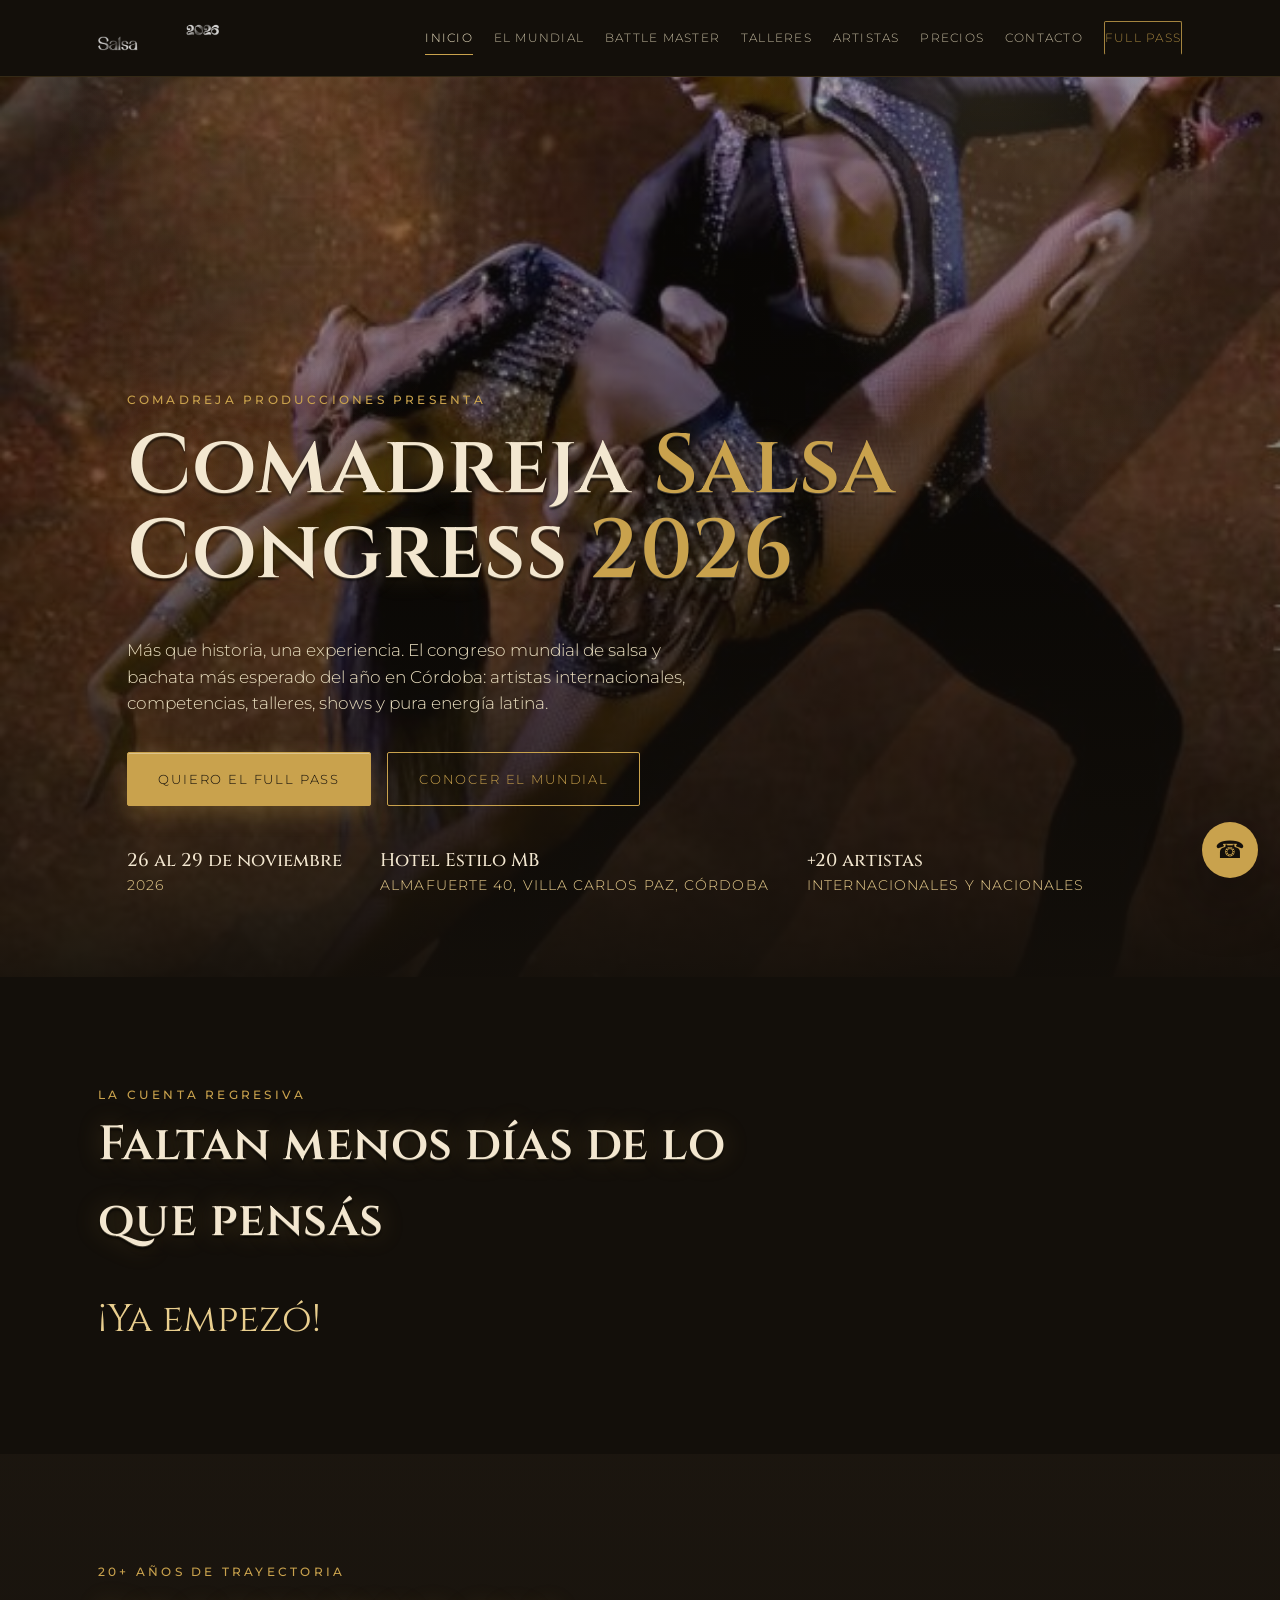
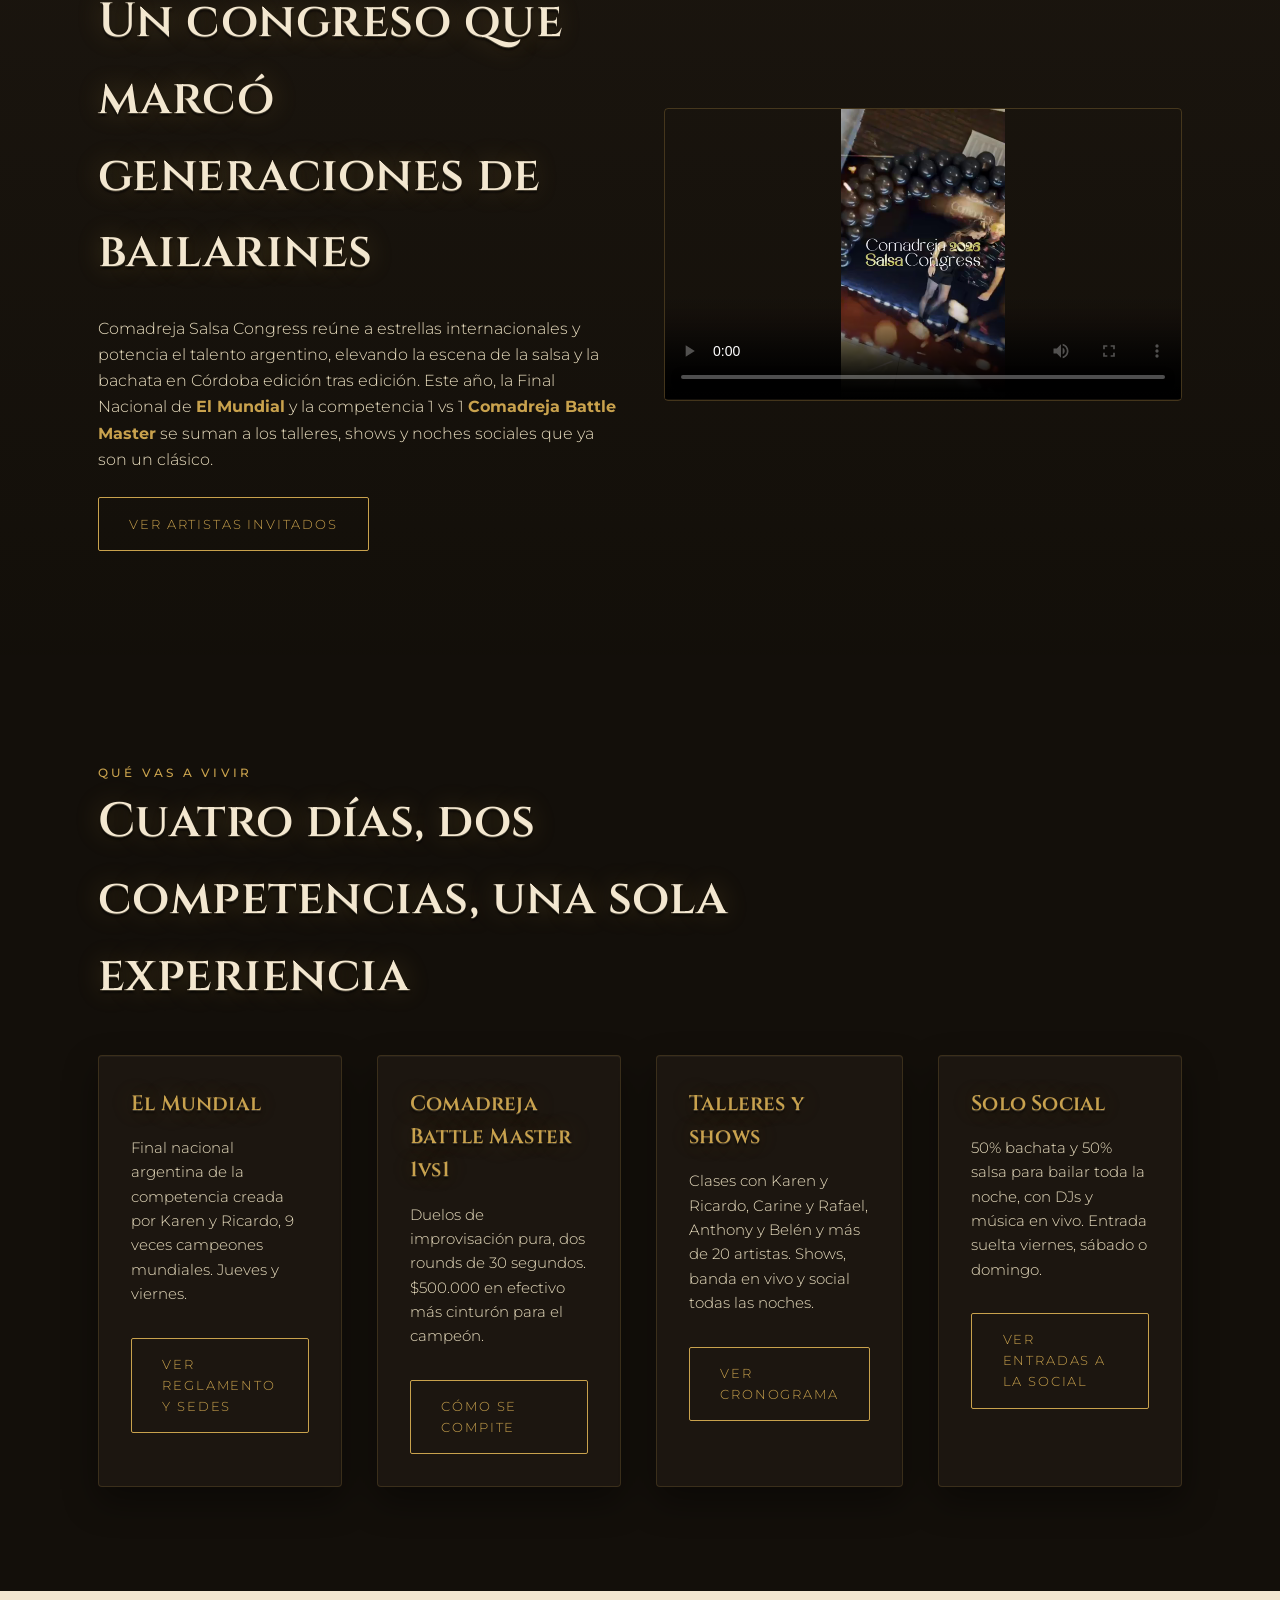
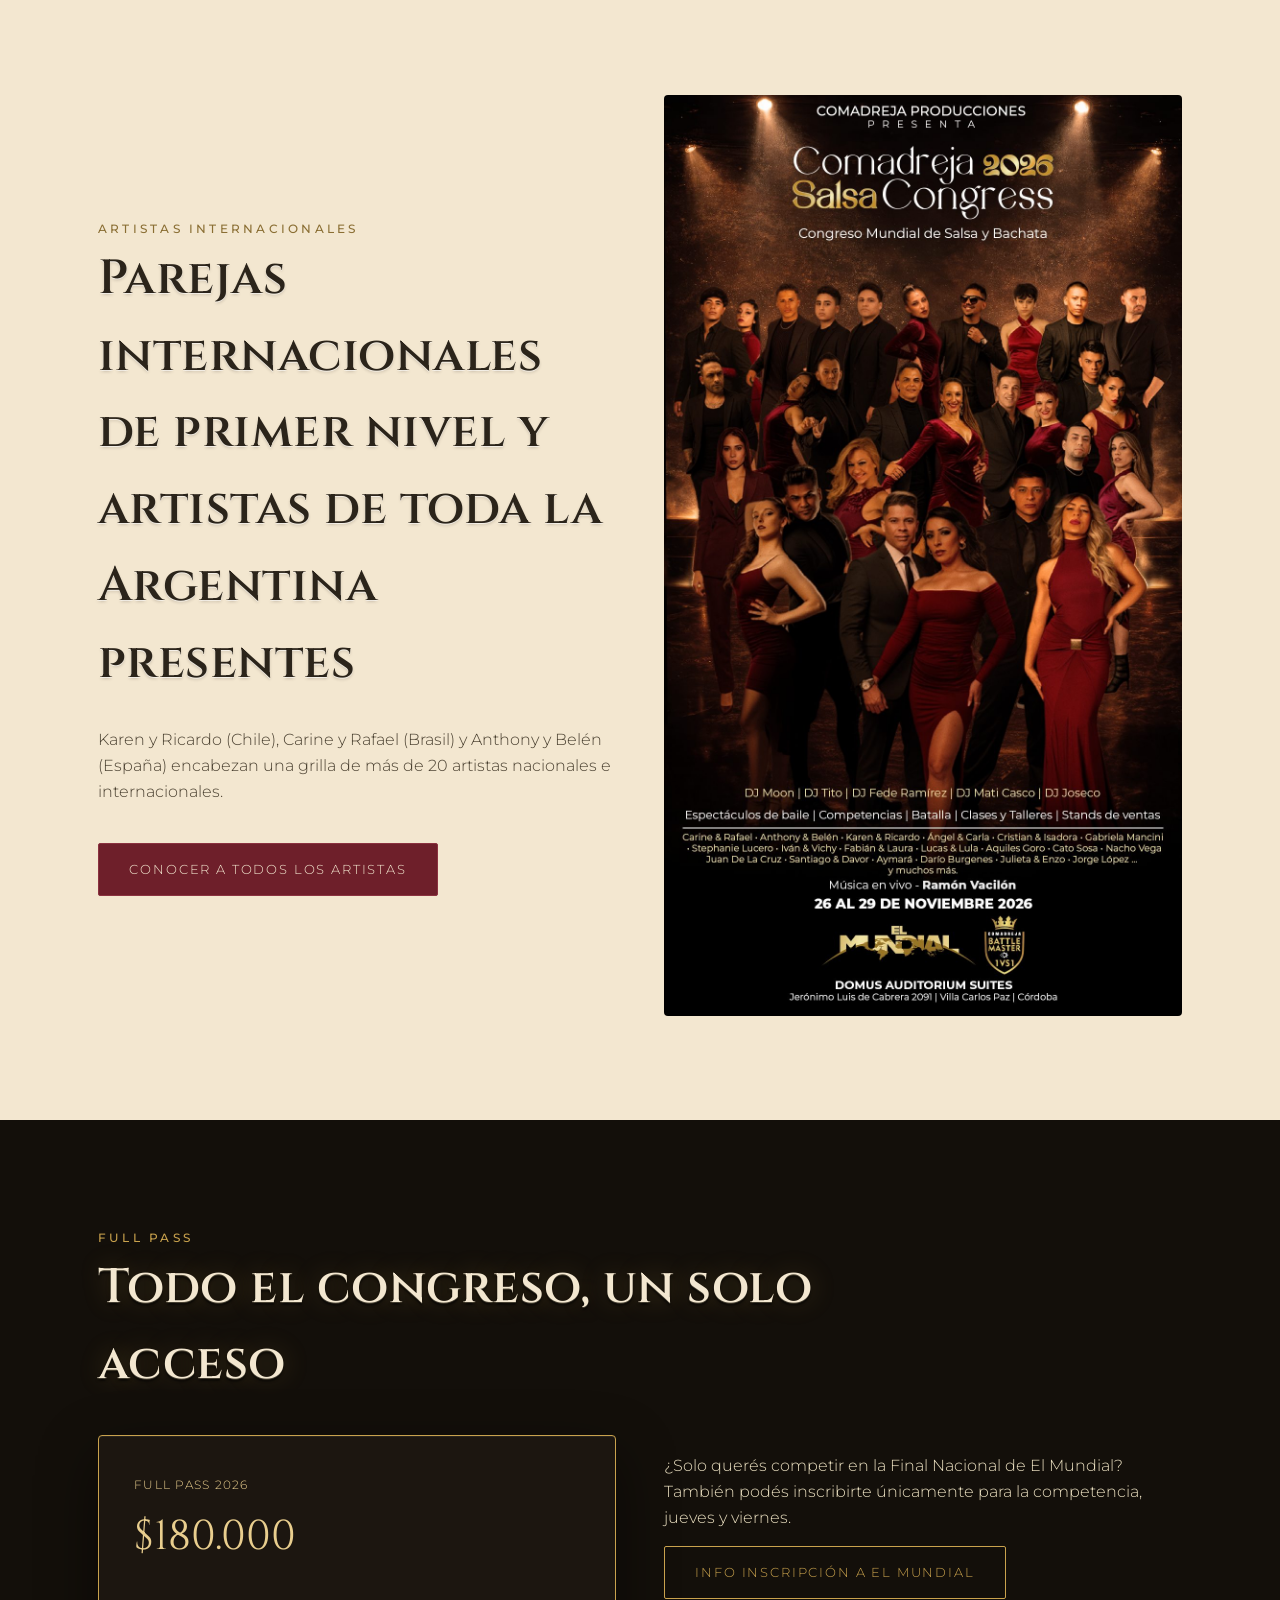
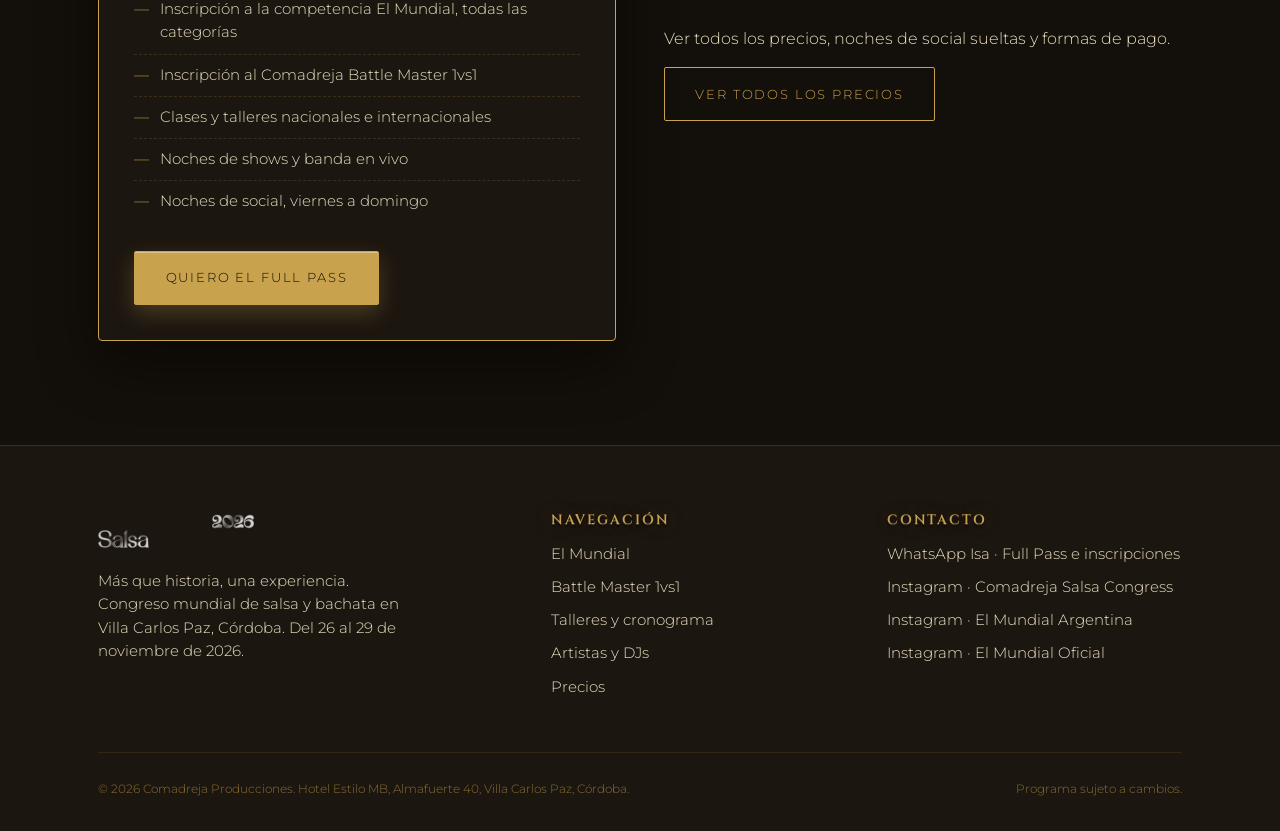
<file: index.html>
<!DOCTYPE html>
<html lang="es">
<head>
<meta charset="UTF-8">
<meta name="viewport" content="width=device-width, initial-scale=1.0">
<title>Comadreja Salsa Congress 2026 · Villa Carlos Paz, Córdoba</title>
<meta name="description" content="Congreso mundial de salsa y bachata. 26 al 29 de noviembre 2026, Hotel Estilo MB, Villa Carlos Paz, Córdoba. Competencias, talleres, shows y artistas internacionales.">
<link rel="stylesheet" href="css/styles.css">

</head>
<body>
<header class="nav">
  <div class="nav-inner">
    <a href="index.html" class="nav-logo"><img src="assets/img/logo.png" alt="Comadreja Salsa Congress 2026"></a>
    <nav class="nav-links">
      <a href="index.html" class="active">Inicio</a>
<a href="el-mundial.html" class="">El Mundial</a>
<a href="battle-master.html" class="">Battle Master</a>
<a href="talleres.html" class="">Talleres</a>
<a href="artistas.html" class="">Artistas</a>
<a href="precios.html" class="">Precios</a>
<a href="contacto.html" class="">Contacto</a>

      <a href="https://wa.me/5493512066467?text=Hola%20Isa%21%20Quiero%20acceder%20al%20FULL%20PASS%20del%20Comadreja%20Salsa%20Congress%202026." class="nav-cta" target="_blank" rel="noopener">Full Pass</a>
    </nav>
    <button class="nav-toggle" aria-label="Abrir menú">☰</button>
  </div>
</header>

<section class="hero bg-cover" style="background-image:url('assets/img/hero-congreso.jpg')">
  <div class="spotlights"></div>
  <div class="hero-inner">
    <span class="eyebrow">Comadreja Producciones presenta</span>
    <h1>Comadreja <span class="gold">Salsa</span> Congress <span class="gold">2026</span></h1>
    <p class="hero-sub">Más que historia, una experiencia. El congreso mundial de salsa y bachata más esperado del año en Córdoba: artistas internacionales, competencias, talleres, shows y pura energía latina.</p>
    <div class="btn-row">
      <a href="https://wa.me/5493512066467?text=Hola%20Isa%21%20Quiero%20acceder%20al%20FULL%20PASS%20del%20Comadreja%20Salsa%20Congress%202026." class="btn btn-solid" target="_blank" rel="noopener">Quiero el Full Pass</a>
      <a href="el-mundial.html" class="btn btn-ghost">Conocer El Mundial</a>
    </div>
    <div class="hero-meta">
      <div><b>26 al 29 de noviembre</b>2026</div>
      <div><b>Hotel Estilo MB</b>Almafuerte 40, Villa Carlos Paz, Córdoba</div>
      <div><b>+20 artistas</b>Internacionales y nacionales</div>
    </div>
  </div>
</section>

<section class="section">
  <div class="container">
    <span class="eyebrow">La cuenta regresiva</span>
    <h2 class="kicker-title">Faltan menos días de lo que pensás</h2>
    <div id="countdown" class="countdown" style="margin-top:1.8rem"></div>
  </div>
</section>

<section class="section section-wine">
  <div class="container">
    <div class="split">
      <div>
        <span class="eyebrow">20+ años de trayectoria</span>
        <h2 class="kicker-title">Un congreso que marcó generaciones de bailarines</h2>
        <p class="lede">Comadreja Salsa Congress reúne a estrellas internacionales y potencia el talento argentino, elevando la escena de la salsa y la bachata en Córdoba edición tras edición. Este año, la Final Nacional de <b class="gold">El Mundial</b> y la competencia 1 vs 1 <b class="gold">Comadreja Battle Master</b> se suman a los talleres, shows y noches sociales que ya son un clásico.</p>
        <div class="btn-row" style="margin-top:1.6rem">
          <a href="artistas.html" class="btn btn-ghost">Ver artistas invitados</a>
        </div>
      </div>
      <div class="video-wrap">
        <video controls poster="assets/img/video-poster.jpg">
          <source src="assets/video/resumen-congreso.mp4" type="video/mp4">
        </video>
      </div>
    </div>
  </div>
</section>

<section class="section">
  <div class="container">
    <span class="eyebrow">Qué vas a vivir</span>
    <h2 class="kicker-title">Cuatro días, dos competencias, una sola experiencia</h2>
    <div class="grid grid-4" style="margin-top:2.5rem">
      <div class="card">
        <h3 class="gold">El Mundial</h3>
        <p style="color:var(--cream-2);font-size:.95rem">Final nacional argentina de la competencia creada por Karen y Ricardo, 9 veces campeones mundiales. Jueves y viernes.</p>
        <a href="el-mundial.html" class="btn btn-ghost" style="margin-top:1rem">Ver reglamento y sedes</a>
      </div>
      <div class="card">
        <h3 class="gold">Comadreja Battle Master 1vs1</h3>
        <p style="color:var(--cream-2);font-size:.95rem">Duelos de improvisación pura, dos rounds de 30 segundos. $500.000 en efectivo más cinturón para el campeón.</p>
        <a href="battle-master.html" class="btn btn-ghost" style="margin-top:1rem">Cómo se compite</a>
      </div>
      <div class="card">
        <h3 class="gold">Talleres y shows</h3>
        <p style="color:var(--cream-2);font-size:.95rem">Clases con Karen y Ricardo, Carine y Rafael, Anthony y Belén y más de 20 artistas. Shows, banda en vivo y social todas las noches.</p>
        <a href="talleres.html" class="btn btn-ghost" style="margin-top:1rem">Ver cronograma</a>
      </div>
      <div class="card">
        <h3 class="gold">Solo Social</h3>
        <p style="color:var(--cream-2);font-size:.95rem">50% bachata y 50% salsa para bailar toda la noche, con DJs y música en vivo. Entrada suelta viernes, sábado o domingo.</p>
        <a href="precios.html#social" class="btn btn-ghost" style="margin-top:1rem">Ver entradas a la social</a>
      </div>
    </div>
  </div>
</section>

<section class="section section-cream">
  <div class="container">
    <div class="split">
      <div>
        <span class="eyebrow">Artistas internacionales</span>
        <h2 class="kicker-title">Parejas internacionales de primer nivel y artistas de toda la Argentina presentes</h2>
        <p class="lede">Karen y Ricardo (Chile), Carine y Rafael (Brasil) y Anthony y Belén (España) encabezan una grilla de más de 20 artistas nacionales e internacionales.</p>
        <a href="artistas.html" class="btn btn-wine" style="margin-top:1.4rem">Conocer a todos los artistas</a>
      </div>
      <img src="assets/img/lineup-group.jpg" alt="Line up completo de artistas Comadreja Salsa Congress 2026" style="border-radius:4px">
    </div>
  </div>
</section>

<section class="section">
  <div class="container">
    <span class="eyebrow">Full Pass</span>
    <h2 class="kicker-title">Todo el congreso, un solo acceso</h2>
    <div class="split" style="margin-top:2rem;align-items:flex-start">
      <div class="price-card featured">
        <span class="small-caps">Full Pass 2026</span>
        <div class="amount">$180.000</div>
        <ul class="price-list">
          <li>Inscripción a la competencia El Mundial, todas las categorías</li>
          <li>Inscripción al Comadreja Battle Master 1vs1</li>
          <li>Clases y talleres nacionales e internacionales</li>
          <li>Noches de shows y banda en vivo</li>
          <li>Noches de social, viernes a domingo</li>
        </ul>
        <a href="https://wa.me/5493512066467?text=Hola%20Isa%21%20Quiero%20acceder%20al%20FULL%20PASS%20del%20Comadreja%20Salsa%20Congress%202026." class="btn btn-solid" target="_blank" rel="noopener">Quiero el Full Pass</a>
      </div>
      <div>
        <p class="lede">¿Solo querés competir en la Final Nacional de El Mundial? También podés inscribirte únicamente para la competencia, jueves y viernes.</p>
        <a href="https://wa.me/5493512066467?text=Hola%21%20Quiero%20informaci%C3%B3n%20para%20inscribirme%20en%20El%20Mundial%202026%2C%20sede%20C%C3%B3rdoba." class="btn btn-ghost" target="_blank" rel="noopener">Info inscripción a El Mundial</a>
        <p class="lede" style="margin-top:1.6rem">Ver todos los precios, noches de social sueltas y formas de pago.</p>
        <a href="precios.html" class="btn btn-ghost">Ver todos los precios</a>
      </div>
    </div>
  </div>
</section>

<footer class="footer">
  <div class="container">
    <div class="footer-grid">
      <div>
        <img src="assets/img/logo.png" alt="Comadreja Salsa Congress" style="height:44px;margin-bottom:1rem">
        <p style="color:var(--cream-2);font-size:.92rem;max-width:320px">Más que historia, una experiencia. Congreso mundial de salsa y bachata en Villa Carlos Paz, Córdoba. Del 26 al 29 de noviembre de 2026.</p>
      </div>
      <div>
        <h4>Navegación</h4>
        <a href="el-mundial.html">El Mundial</a>
        <a href="battle-master.html">Battle Master 1vs1</a>
        <a href="talleres.html">Talleres y cronograma</a>
        <a href="artistas.html">Artistas y DJs</a>
        <a href="precios.html">Precios</a>
      </div>
      <div>
        <h4>Contacto</h4>
        <a href="https://wa.me/5493512066467?text=Hola%21%20Quiero%20m%C3%A1s%20informaci%C3%B3n%20sobre%20el%20Comadreja%20Salsa%20Congress%202026." target="_blank" rel="noopener">WhatsApp Isa · Full Pass e inscripciones</a>
        <a href="https://www.instagram.com/comadrejasalsacongress/?hl=en" target="_blank" rel="noopener">Instagram · Comadreja Salsa Congress</a>
        <a href="https://www.instagram.com/elmundial.argentina/?hl=en" target="_blank" rel="noopener">Instagram · El Mundial Argentina</a>
        <a href="https://www.instagram.com/elmundial.oficial/?hl=en" target="_blank" rel="noopener">Instagram · El Mundial Oficial</a>
      </div>
    </div>
    <div class="footer-bottom">
      <span>© 2026 Comadreja Producciones. Hotel Estilo MB, Almafuerte 40, Villa Carlos Paz, Córdoba.</span>
      <span>Programa sujeto a cambios.</span>
    </div>
  </div>
</footer>
<a class="wa-float" href="https://wa.me/5493512066467?text=Hola%21%20Quiero%20m%C3%A1s%20informaci%C3%B3n%20sobre%20el%20Comadreja%20Salsa%20Congress%202026." target="_blank" rel="noopener" aria-label="WhatsApp">☎</a>
<script src="js/main.js"></script>
</body>
</html>
</file>
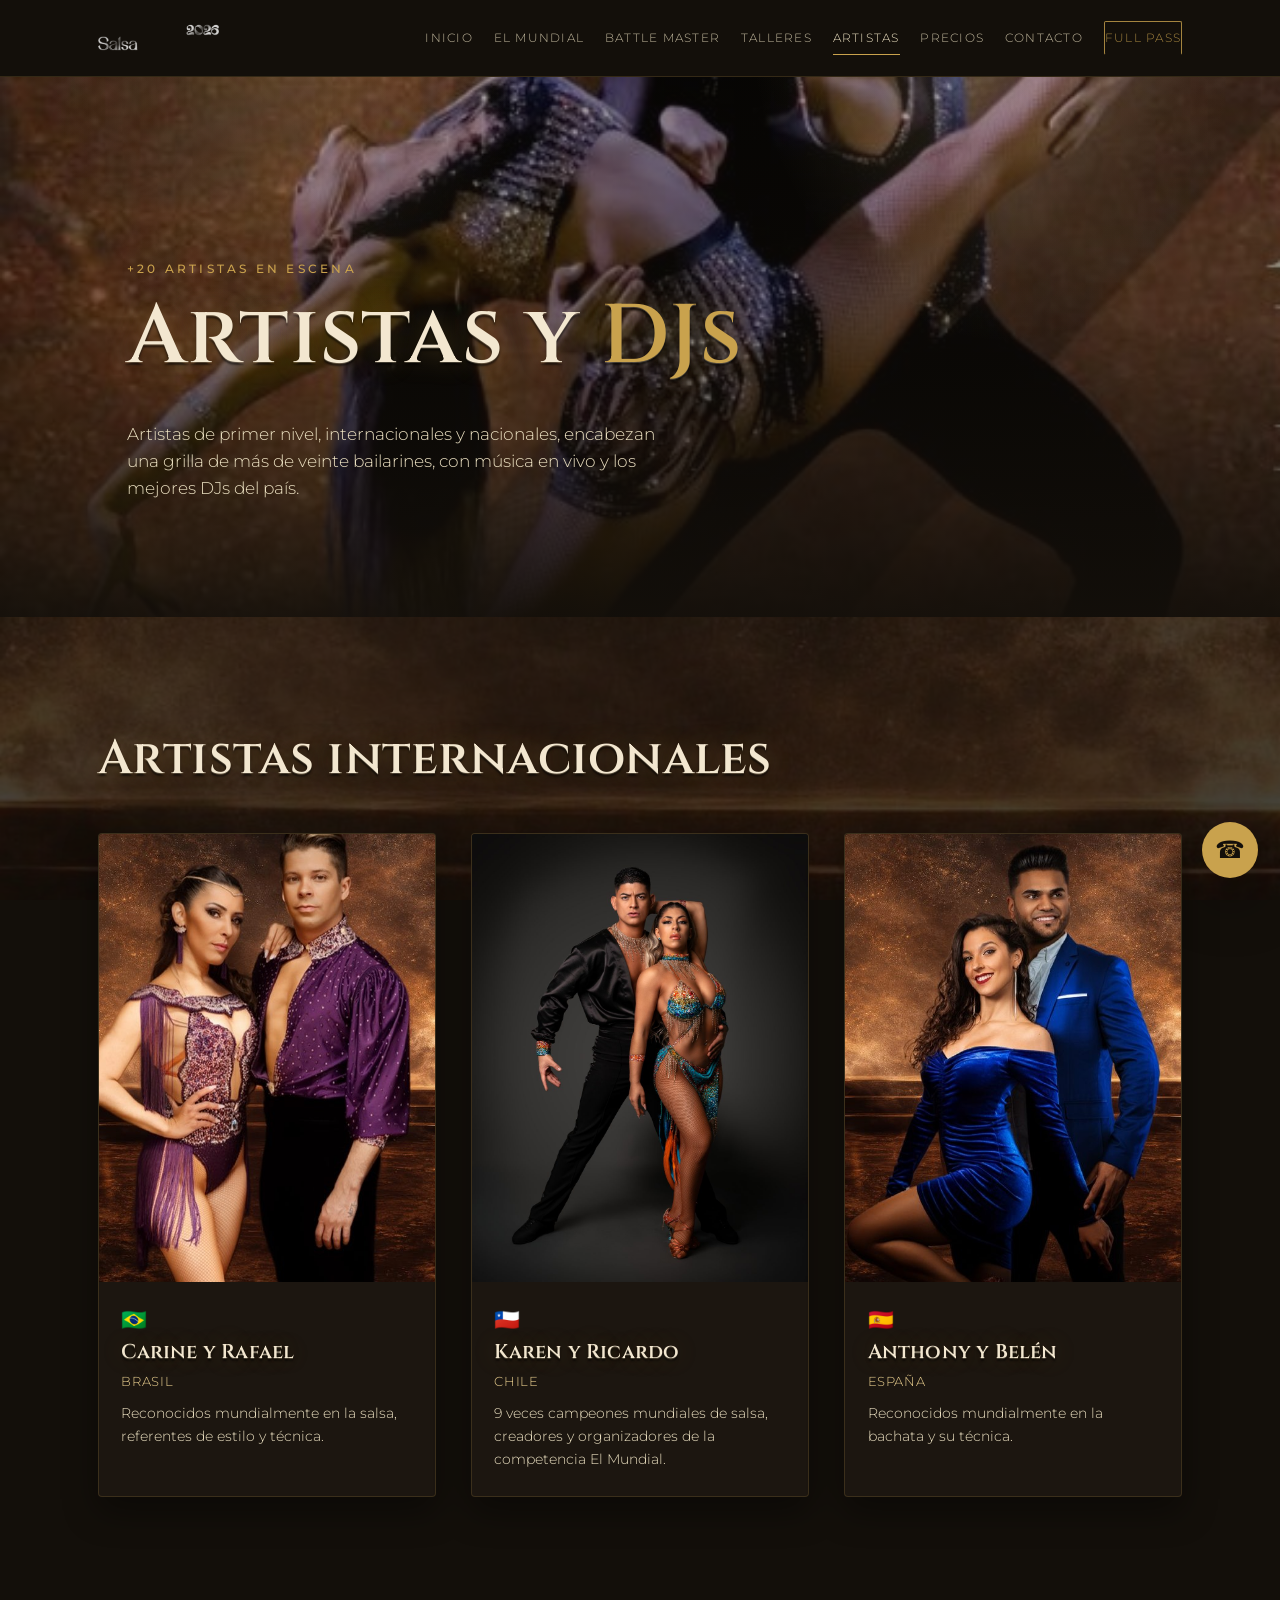
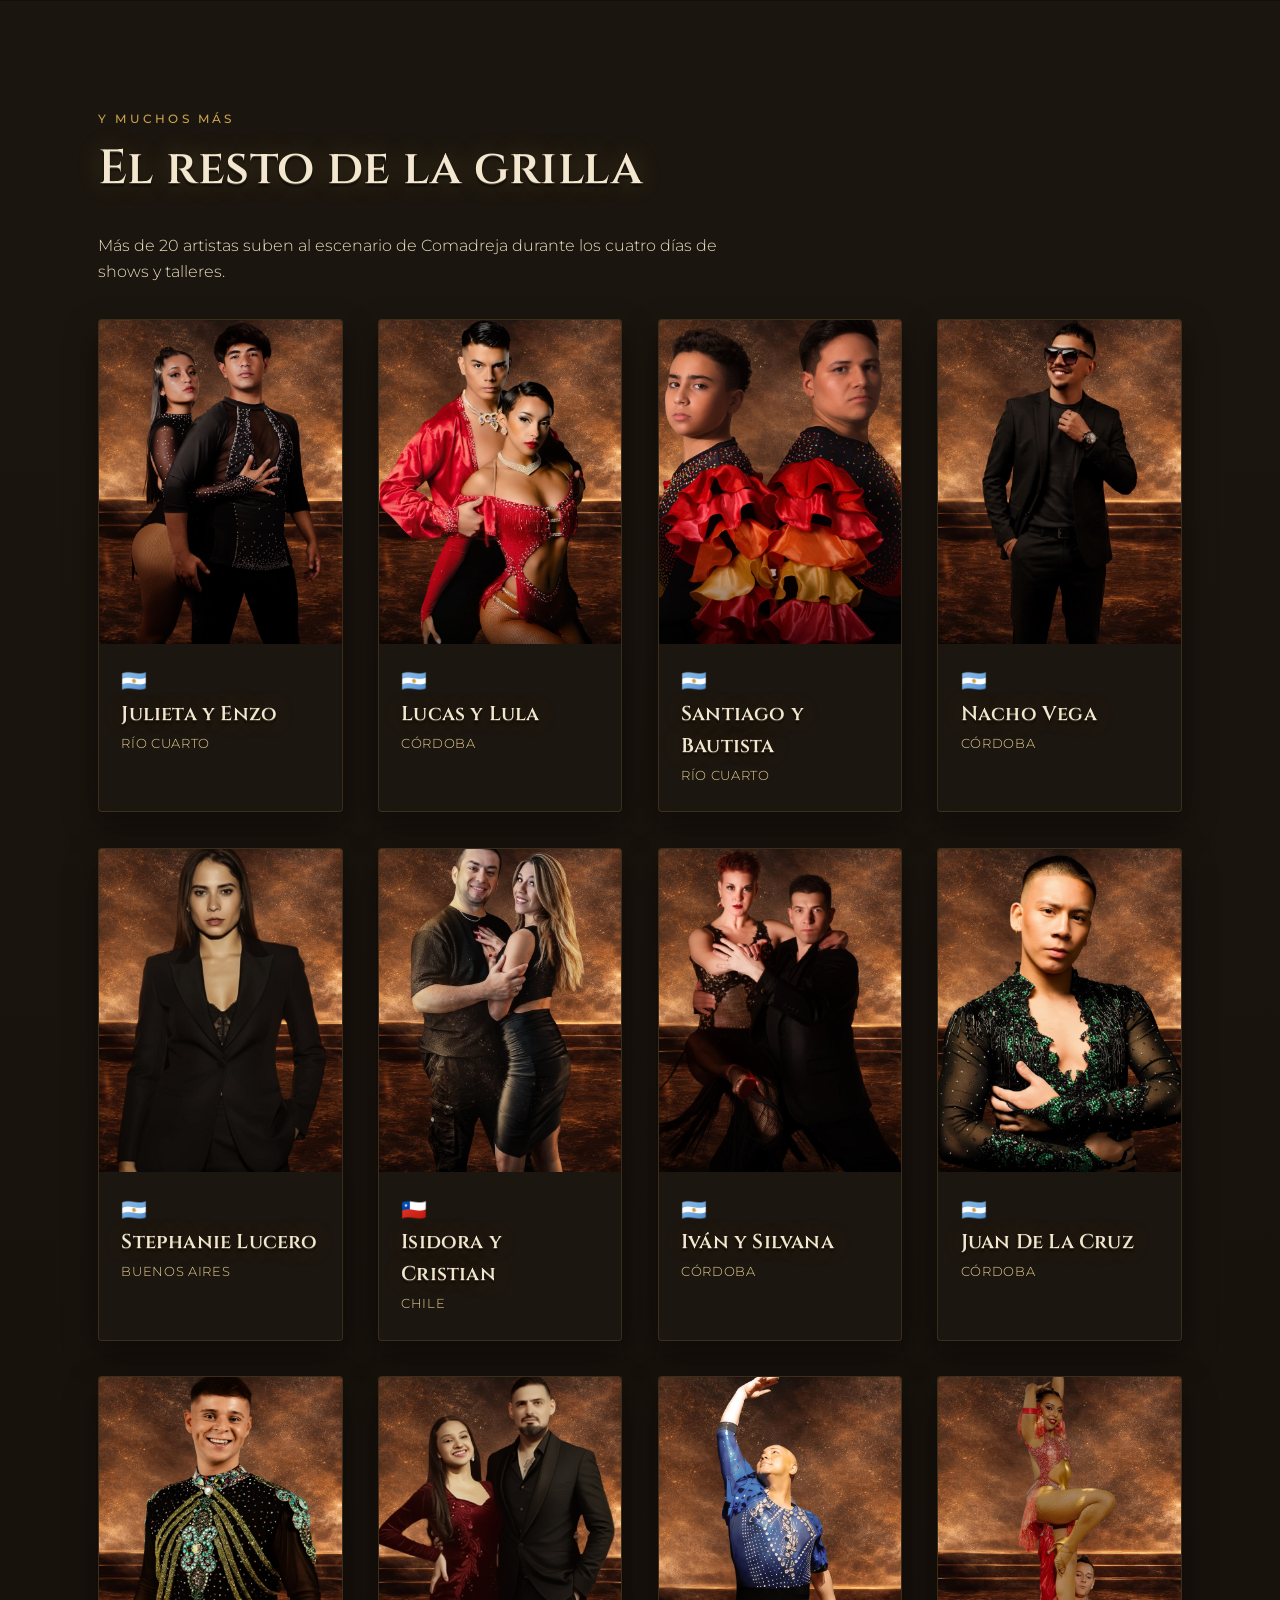
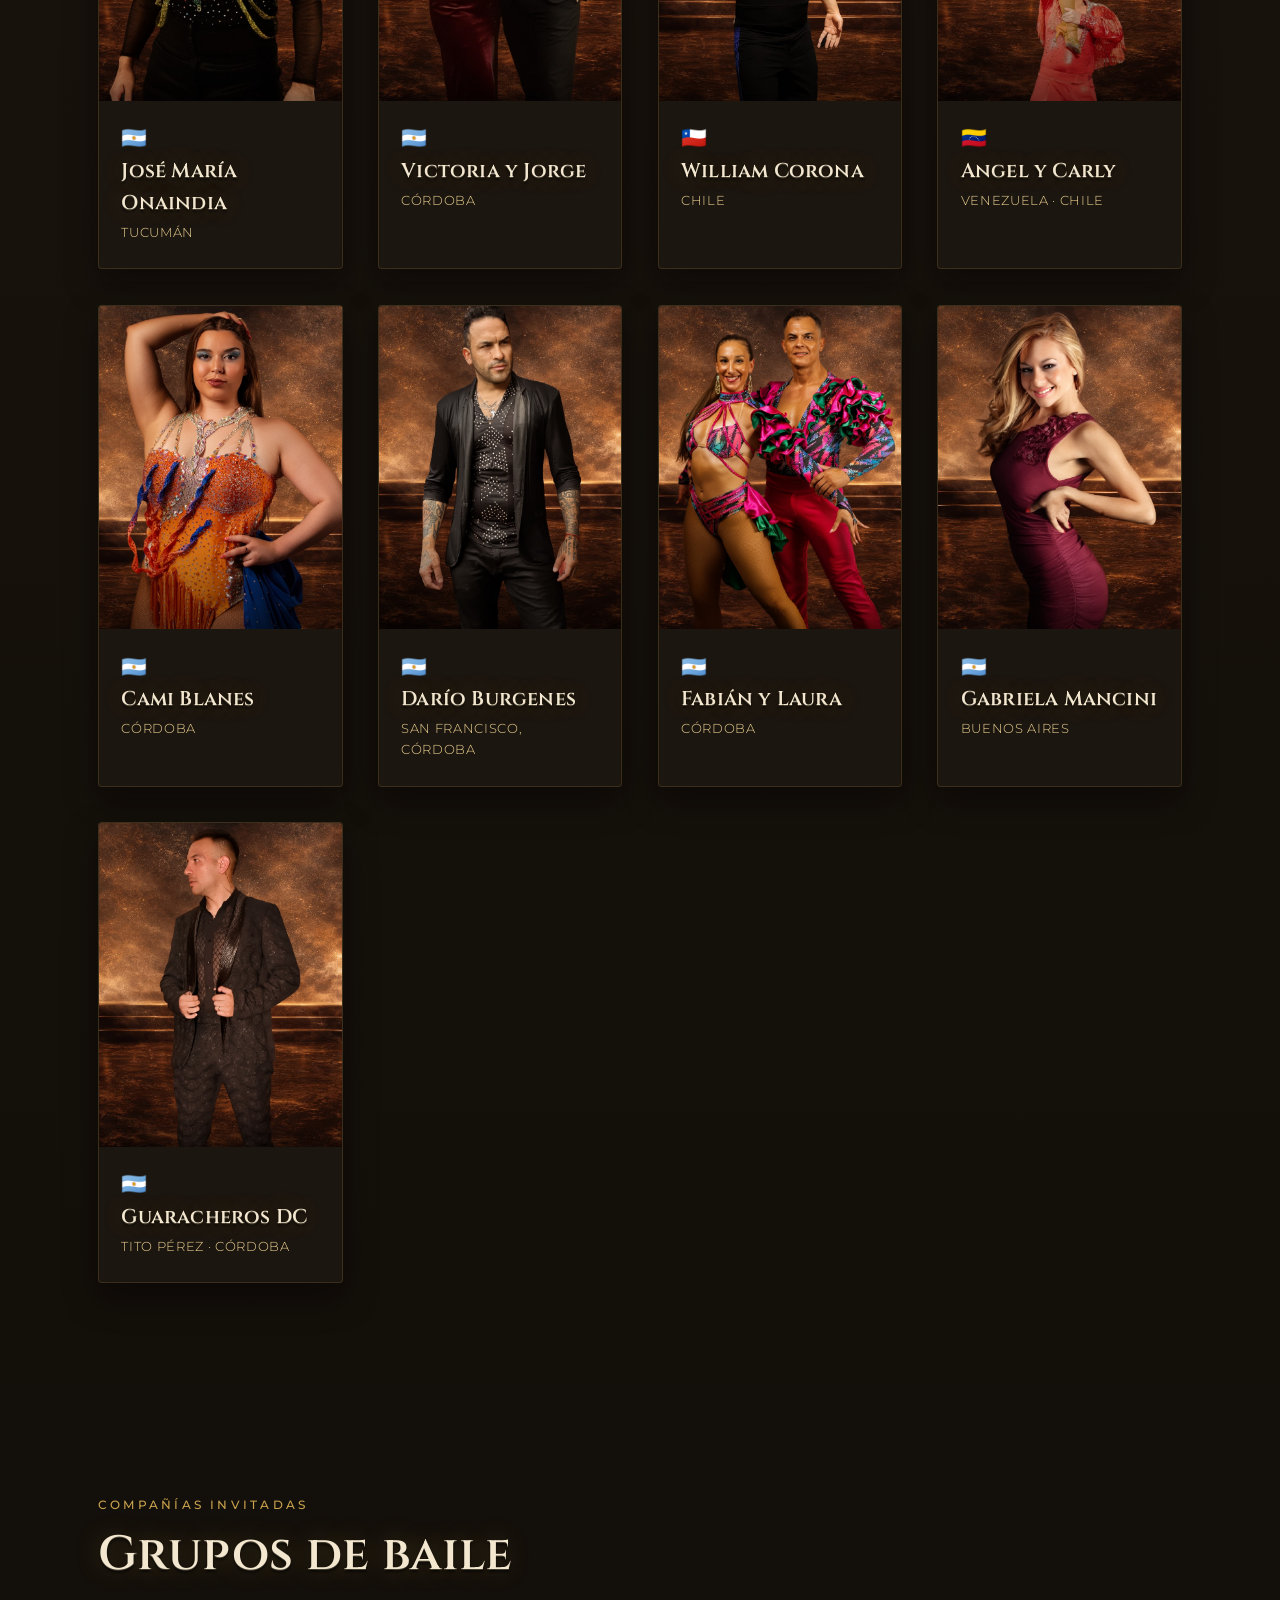
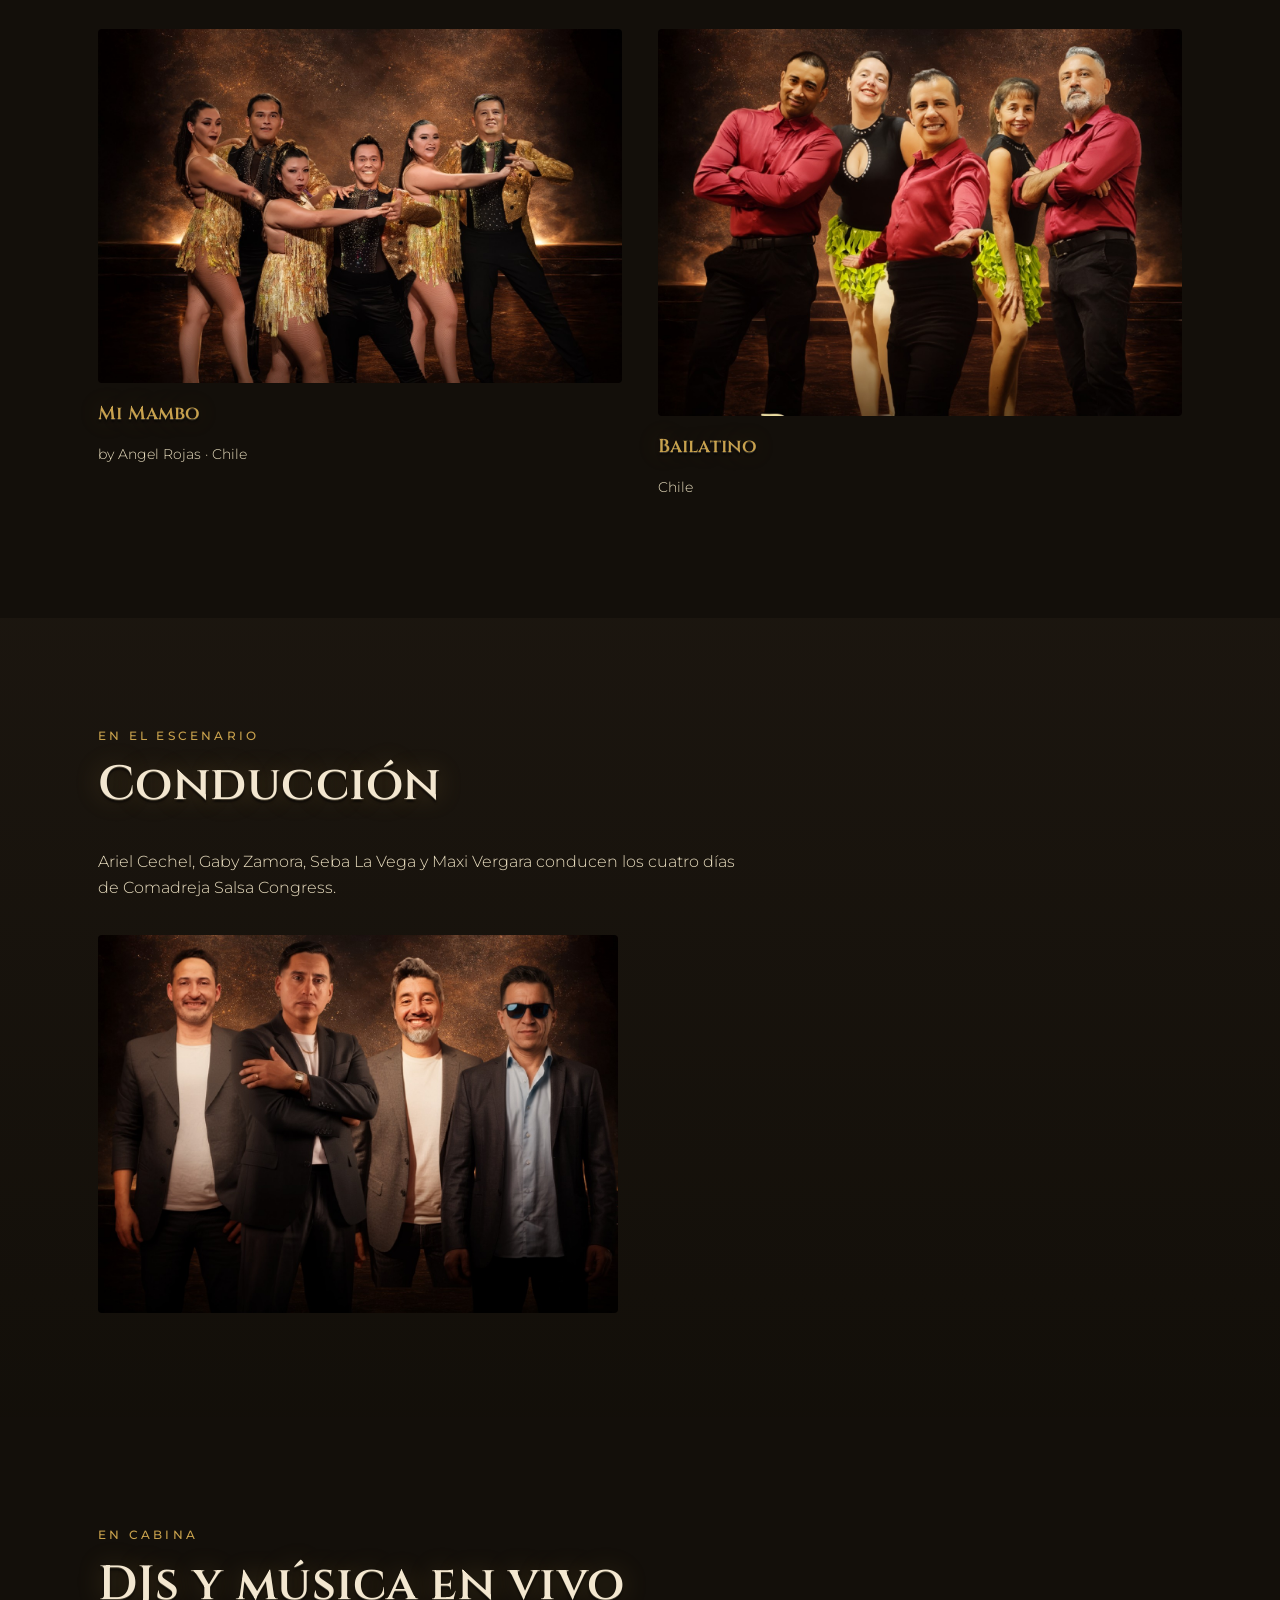
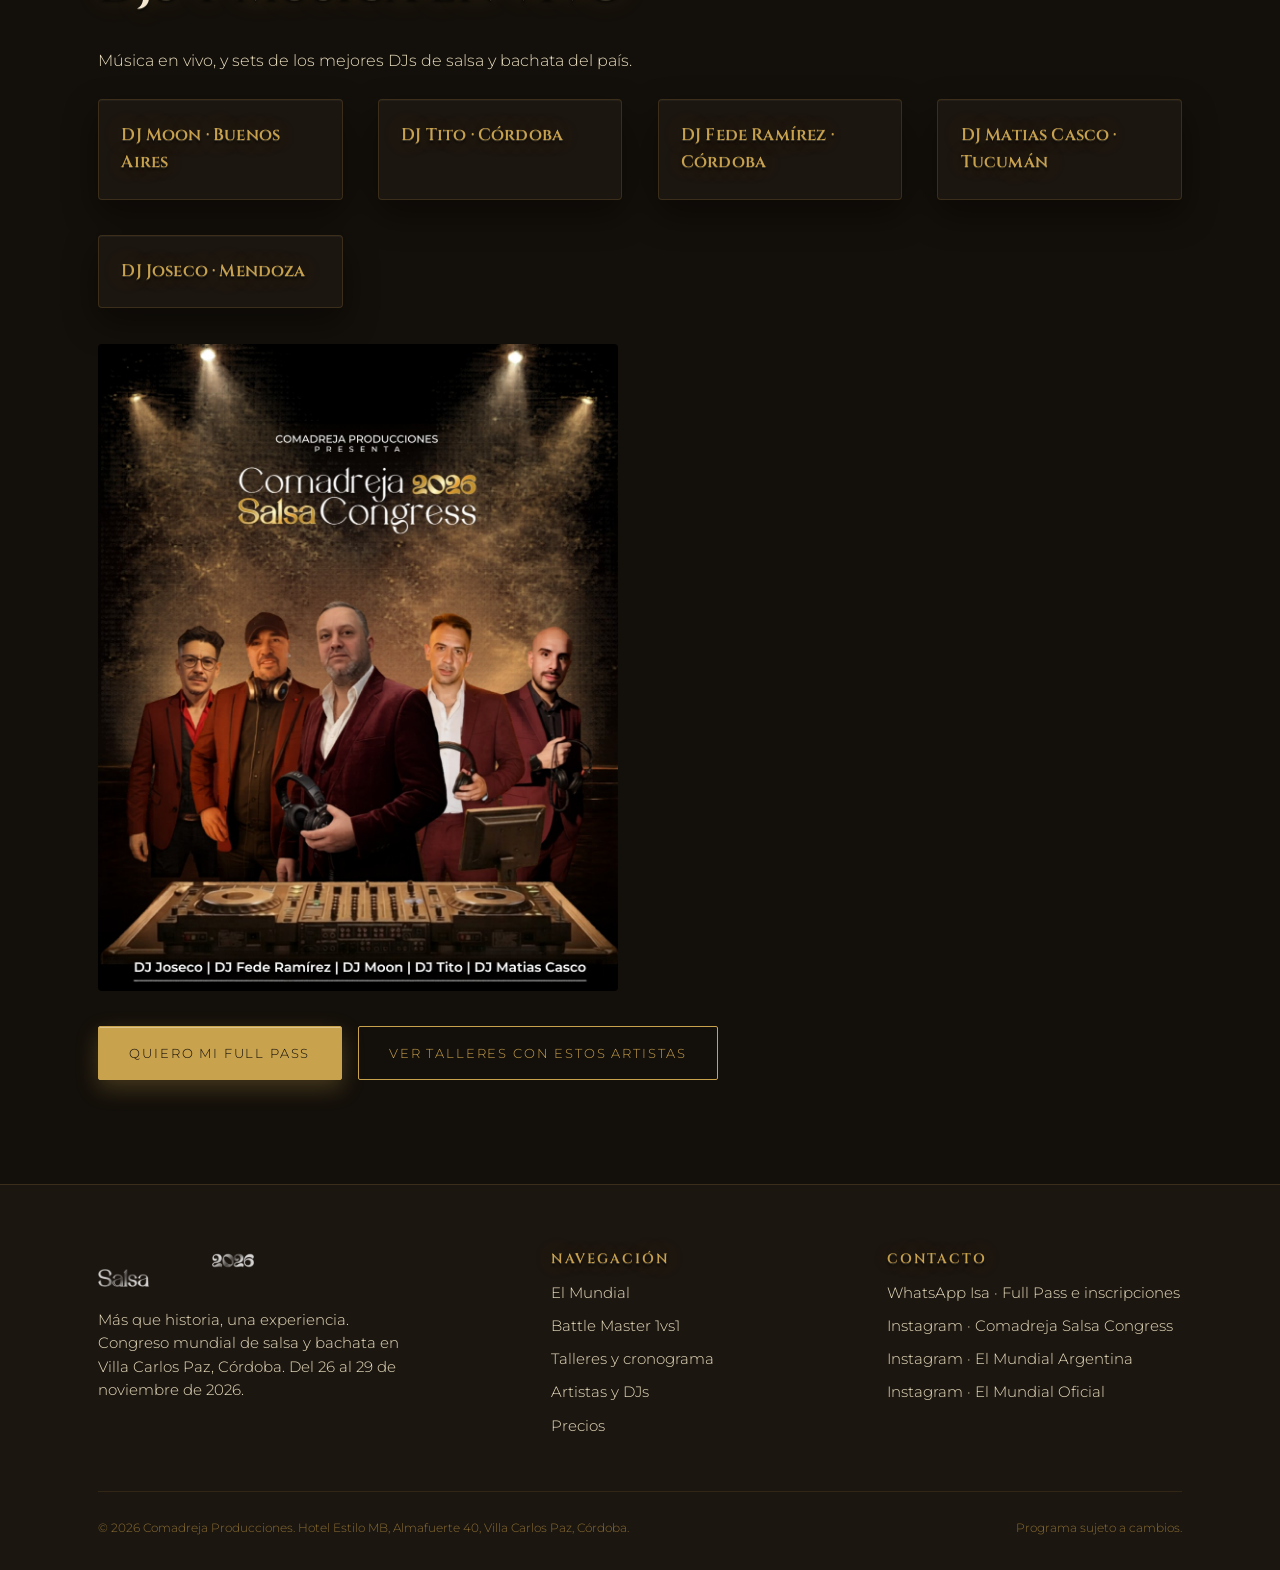
<file: artistas.html>
<!DOCTYPE html>
<html lang="es">
<head>
<meta charset="UTF-8">
<meta name="viewport" content="width=device-width, initial-scale=1.0">
<title>Artistas y DJs | Comadreja Salsa Congress 2026</title>
<meta name="description" content="Karen y Ricardo, Carine y Rafael, Anthony y Belén, y más de 20 artistas invitados. DJs y música en vivo en el Comadreja Salsa Congress 2026.">
<link rel="stylesheet" href="css/styles.css">

</head>
<body>
<header class="nav">
  <div class="nav-inner">
    <a href="index.html" class="nav-logo"><img src="assets/img/logo.png" alt="Comadreja Salsa Congress 2026"></a>
    <nav class="nav-links">
      <a href="index.html" class="">Inicio</a>
<a href="el-mundial.html" class="">El Mundial</a>
<a href="battle-master.html" class="">Battle Master</a>
<a href="talleres.html" class="">Talleres</a>
<a href="artistas.html" class="active">Artistas</a>
<a href="precios.html" class="">Precios</a>
<a href="contacto.html" class="">Contacto</a>

      <a href="https://wa.me/5493512066467?text=Hola%20Isa%21%20Quiero%20acceder%20al%20FULL%20PASS%20del%20Comadreja%20Salsa%20Congress%202026." class="nav-cta" target="_blank" rel="noopener">Full Pass</a>
    </nav>
    <button class="nav-toggle" aria-label="Abrir menú">☰</button>
  </div>
</header>

<section class="hero bg-cover" style="background-image:url('assets/img/hero-congreso.jpg');min-height:60vh">
  <div class="spotlights"></div>
  <div class="hero-inner">
    <span class="eyebrow">+20 artistas en escena</span>
    <h1>Artistas y <span class="gold">DJs</span></h1>
    <p class="hero-sub">Artistas de primer nivel, internacionales y nacionales, encabezan una grilla de más de veinte bailarines, con música en vivo y los mejores DJs del país.</p>
  </div>
</section>

<section class="section">
  <div class="container">
    <h2 class="kicker-title">Artistas internacionales</h2>
    <div class="grid grid-3" style="margin-top:2.2rem">
      <div class="artist">
      <img src="assets/img/artist-carine-rafael.jpg" alt="Carine y Rafael, artistas invitados desde Brasil">
      <div class="artist-info">
        <span class="flag">🇧🇷</span>
        <h3>Carine y Rafael</h3>
        <p>Brasil</p>
        <p style="text-transform:none;color:var(--cream-2);font-size:.9rem;letter-spacing:0;margin-top:.6rem">Reconocidos mundialmente en la salsa, referentes de estilo y técnica.</p>
      </div>
    </div>
<div class="artist">
      <img src="assets/img/artist-karen-ricardo.jpg" alt="Karen y Ricardo, artistas invitados desde Chile">
      <div class="artist-info">
        <span class="flag">🇨🇱</span>
        <h3>Karen y Ricardo</h3>
        <p>Chile</p>
        <p style="text-transform:none;color:var(--cream-2);font-size:.9rem;letter-spacing:0;margin-top:.6rem">9 veces campeones mundiales de salsa, creadores y organizadores de la competencia El Mundial.</p>
      </div>
    </div>
<div class="artist">
      <img src="assets/img/artist-antoni-belen.jpg" alt="Anthony y Belén, artistas invitados desde España">
      <div class="artist-info">
        <span class="flag">🇪🇸</span>
        <h3>Anthony y Belén</h3>
        <p>España</p>
        <p style="text-transform:none;color:var(--cream-2);font-size:.9rem;letter-spacing:0;margin-top:.6rem">Reconocidos mundialmente en la bachata y su técnica.</p>
      </div>
    </div>

    </div>
  </div>
</section>

<section class="section section-wine">
  <div class="container">
    <span class="eyebrow">Y muchos más</span>
    <h2 class="kicker-title">El resto de la grilla</h2>
    <p class="lede" style="margin-top:1rem">Más de 20 artistas suben al escenario de Comadreja durante los cuatro días de shows y talleres.</p>
    <div class="grid grid-4" style="margin-top:2.2rem">
      <div class="artist">
      <img src="assets/img/artist-julieta-enzo.jpg" alt="Julieta y Enzo, artista invitado desde Río Cuarto">
      <div class="artist-info">
        <span class="flag">🇦🇷</span>
        <h3>Julieta y Enzo</h3>
        <p>Río Cuarto</p>
      </div>
    </div>
<div class="artist">
      <img src="assets/img/artist-lucas-lula.jpg" alt="Lucas y Lula, artista invitado desde Córdoba">
      <div class="artist-info">
        <span class="flag">🇦🇷</span>
        <h3>Lucas y Lula</h3>
        <p>Córdoba</p>
      </div>
    </div>
<div class="artist">
      <img src="assets/img/artist-santiago-davor.jpg" alt="Santiago y Bautista, artista invitado desde Río Cuarto">
      <div class="artist-info">
        <span class="flag">🇦🇷</span>
        <h3>Santiago y Bautista</h3>
        <p>Río Cuarto</p>
      </div>
    </div>
<div class="artist">
      <img src="assets/img/artist-nacho-vega.jpg" alt="Nacho Vega, artista invitado desde Córdoba">
      <div class="artist-info">
        <span class="flag">🇦🇷</span>
        <h3>Nacho Vega</h3>
        <p>Córdoba</p>
      </div>
    </div>
<div class="artist">
      <img src="assets/img/artist-stephanie-lucero.jpg" alt="Stephanie Lucero, artista invitado desde Buenos Aires">
      <div class="artist-info">
        <span class="flag">🇦🇷</span>
        <h3>Stephanie Lucero</h3>
        <p>Buenos Aires</p>
      </div>
    </div>
<div class="artist">
      <img src="assets/img/artist-isidora-cristian.jpg" alt="Isidora y Cristian, artista invitado desde Chile">
      <div class="artist-info">
        <span class="flag">🇨🇱</span>
        <h3>Isidora y Cristian</h3>
        <p>Chile</p>
      </div>
    </div>
<div class="artist">
      <img src="assets/img/artist-ivan-silvana.jpg" alt="Iván y Silvana, artista invitado desde Córdoba">
      <div class="artist-info">
        <span class="flag">🇦🇷</span>
        <h3>Iván y Silvana</h3>
        <p>Córdoba</p>
      </div>
    </div>
<div class="artist">
      <img src="assets/img/artist-juan-de-la-cruz.jpg" alt="Juan De La Cruz, artista invitado desde Córdoba">
      <div class="artist-info">
        <span class="flag">🇦🇷</span>
        <h3>Juan De La Cruz</h3>
        <p>Córdoba</p>
      </div>
    </div>
<div class="artist">
      <img src="assets/img/artist-jose-maria-onaindia.jpg" alt="José María Onaindia, artista invitado desde Tucumán">
      <div class="artist-info">
        <span class="flag">🇦🇷</span>
        <h3>José María Onaindia</h3>
        <p>Tucumán</p>
      </div>
    </div>
<div class="artist">
      <img src="assets/img/artist-victoria-jorge.jpg" alt="Victoria y Jorge, artista invitado desde Córdoba">
      <div class="artist-info">
        <span class="flag">🇦🇷</span>
        <h3>Victoria y Jorge</h3>
        <p>Córdoba</p>
      </div>
    </div>
<div class="artist">
      <img src="assets/img/artist-william-corona.jpg" alt="William Corona, artista invitado desde Chile">
      <div class="artist-info">
        <span class="flag">🇨🇱</span>
        <h3>William Corona</h3>
        <p>Chile</p>
      </div>
    </div>
<div class="artist">
      <img src="assets/img/artist-angel-carly.jpg" alt="Angel y Carly, artista invitado desde Venezuela · Chile">
      <div class="artist-info">
        <span class="flag">🇻🇪</span>
        <h3>Angel y Carly</h3>
        <p>Venezuela · Chile</p>
      </div>
    </div>
<div class="artist">
      <img src="assets/img/artist-cami-blanes.jpg" alt="Cami Blanes, artista invitado desde Córdoba">
      <div class="artist-info">
        <span class="flag">🇦🇷</span>
        <h3>Cami Blanes</h3>
        <p>Córdoba</p>
      </div>
    </div>
<div class="artist">
      <img src="assets/img/artist-dario-burgenes.jpg" alt="Darío Burgenes, artista invitado desde San Francisco, Córdoba">
      <div class="artist-info">
        <span class="flag">🇦🇷</span>
        <h3>Darío Burgenes</h3>
        <p>San Francisco, Córdoba</p>
      </div>
    </div>
<div class="artist">
      <img src="assets/img/artist-fabian-laura.jpg" alt="Fabián y Laura, artista invitado desde Córdoba">
      <div class="artist-info">
        <span class="flag">🇦🇷</span>
        <h3>Fabián y Laura</h3>
        <p>Córdoba</p>
      </div>
    </div>
<div class="artist">
      <img src="assets/img/artist-gabriela-mancini.jpg" alt="Gabriela Mancini, artista invitado desde Buenos Aires">
      <div class="artist-info">
        <span class="flag">🇦🇷</span>
        <h3>Gabriela Mancini</h3>
        <p>Buenos Aires</p>
      </div>
    </div>
<div class="artist">
      <img src="assets/img/artist-guaracheros-dc.jpg" alt="Guaracheros DC, artista invitado desde Tito Pérez · Córdoba">
      <div class="artist-info">
        <span class="flag">🇦🇷</span>
        <h3>Guaracheros DC</h3>
        <p>Tito Pérez · Córdoba</p>
      </div>
    </div>

    </div>
  </div>
</section>

<section class="section">
  <div class="container">
    <span class="eyebrow">Compañías invitadas</span>
    <h2 class="kicker-title">Grupos de baile</h2>
    <div class="grid grid-2" style="margin-top:2.2rem">
      <div>
      <img src="assets/img/group-mi-mambo.jpg" alt="Mi Mambo, compañía invitada de by Angel Rojas · Chile" style="border-radius:4px;width:100%">
      <h3 style="margin-top:1rem" class="gold">Mi Mambo</h3>
      <p style="color:var(--cream-2);font-size:.9rem;letter-spacing:0;text-transform:none">by Angel Rojas · Chile</p>
    </div>
<div>
      <img src="assets/img/group-bailatino.jpg" alt="Bailatino, compañía invitada de Chile" style="border-radius:4px;width:100%">
      <h3 style="margin-top:1rem" class="gold">Bailatino</h3>
      <p style="color:var(--cream-2);font-size:.9rem;letter-spacing:0;text-transform:none">Chile</p>
    </div>

    </div>
  </div>
</section>

<section class="section section-wine">
  <div class="container">
    <span class="eyebrow">En el escenario</span>
    <h2 class="kicker-title">Conducción</h2>
    <p class="lede" style="margin-top:1rem">Ariel Cechel, Gaby Zamora, Seba La Vega y Maxi Vergara conducen los cuatro días de Comadreja Salsa Congress.</p>
    <img src="assets/img/group-locutores.jpg" alt="Ariel Cechel, Gaby Zamora, Seba La Vega y Maxi Vergara, conducción del Comadreja Salsa Congress 2026" style="border-radius:4px;margin-top:2.2rem;max-width:520px">
  </div>
</section>

<section class="section">
  <div class="container">
    <span class="eyebrow">En cabina</span>
    <h2 class="kicker-title">DJs y música en vivo</h2>
    <p class="lede" style="margin-top:1rem">Música en vivo, y sets de los mejores DJs de salsa y bachata del país.</p>
    <div class="grid grid-4" style="margin-top:1.6rem">
      <div class="card" style="padding:1.4rem"><h3 style="font-size:1.05rem;margin:0" class="gold">DJ Moon · Buenos Aires</h3></div><div class="card" style="padding:1.4rem"><h3 style="font-size:1.05rem;margin:0" class="gold">DJ Tito · Córdoba</h3></div><div class="card" style="padding:1.4rem"><h3 style="font-size:1.05rem;margin:0" class="gold">DJ Fede Ramírez · Córdoba</h3></div><div class="card" style="padding:1.4rem"><h3 style="font-size:1.05rem;margin:0" class="gold">DJ Matias Casco · Tucumán</h3></div><div class="card" style="padding:1.4rem"><h3 style="font-size:1.05rem;margin:0" class="gold">DJ Joseco · Mendoza</h3></div>
    </div>
    <img src="assets/img/dj-lineup.jpg" alt="DJ Joseco, DJ Fede Ramírez, DJ Moon, DJ Tito y DJ Matias Casco en cabina" style="border-radius:4px;margin-top:2.2rem;max-width:520px">
    <div class="btn-row" style="margin-top:2.2rem">
      <a href="https://wa.me/5493512066467?text=Hola%20Isa%21%20Quiero%20acceder%20al%20FULL%20PASS%20del%20Comadreja%20Salsa%20Congress%202026." class="btn btn-solid" target="_blank" rel="noopener">Quiero mi Full Pass</a>
      <a href="talleres.html" class="btn btn-ghost">Ver talleres con estos artistas</a>
    </div>
  </div>
</section>

<footer class="footer">
  <div class="container">
    <div class="footer-grid">
      <div>
        <img src="assets/img/logo.png" alt="Comadreja Salsa Congress" style="height:44px;margin-bottom:1rem">
        <p style="color:var(--cream-2);font-size:.92rem;max-width:320px">Más que historia, una experiencia. Congreso mundial de salsa y bachata en Villa Carlos Paz, Córdoba. Del 26 al 29 de noviembre de 2026.</p>
      </div>
      <div>
        <h4>Navegación</h4>
        <a href="el-mundial.html">El Mundial</a>
        <a href="battle-master.html">Battle Master 1vs1</a>
        <a href="talleres.html">Talleres y cronograma</a>
        <a href="artistas.html">Artistas y DJs</a>
        <a href="precios.html">Precios</a>
      </div>
      <div>
        <h4>Contacto</h4>
        <a href="https://wa.me/5493512066467?text=Hola%21%20Quiero%20m%C3%A1s%20informaci%C3%B3n%20sobre%20el%20Comadreja%20Salsa%20Congress%202026." target="_blank" rel="noopener">WhatsApp Isa · Full Pass e inscripciones</a>
        <a href="https://www.instagram.com/comadrejasalsacongress/?hl=en" target="_blank" rel="noopener">Instagram · Comadreja Salsa Congress</a>
        <a href="https://www.instagram.com/elmundial.argentina/?hl=en" target="_blank" rel="noopener">Instagram · El Mundial Argentina</a>
        <a href="https://www.instagram.com/elmundial.oficial/?hl=en" target="_blank" rel="noopener">Instagram · El Mundial Oficial</a>
      </div>
    </div>
    <div class="footer-bottom">
      <span>© 2026 Comadreja Producciones. Hotel Estilo MB, Almafuerte 40, Villa Carlos Paz, Córdoba.</span>
      <span>Programa sujeto a cambios.</span>
    </div>
  </div>
</footer>
<a class="wa-float" href="https://wa.me/5493512066467?text=Hola%21%20Quiero%20m%C3%A1s%20informaci%C3%B3n%20sobre%20el%20Comadreja%20Salsa%20Congress%202026." target="_blank" rel="noopener" aria-label="WhatsApp">☎</a>
<script src="js/main.js"></script>
</body>
</html>
</file>
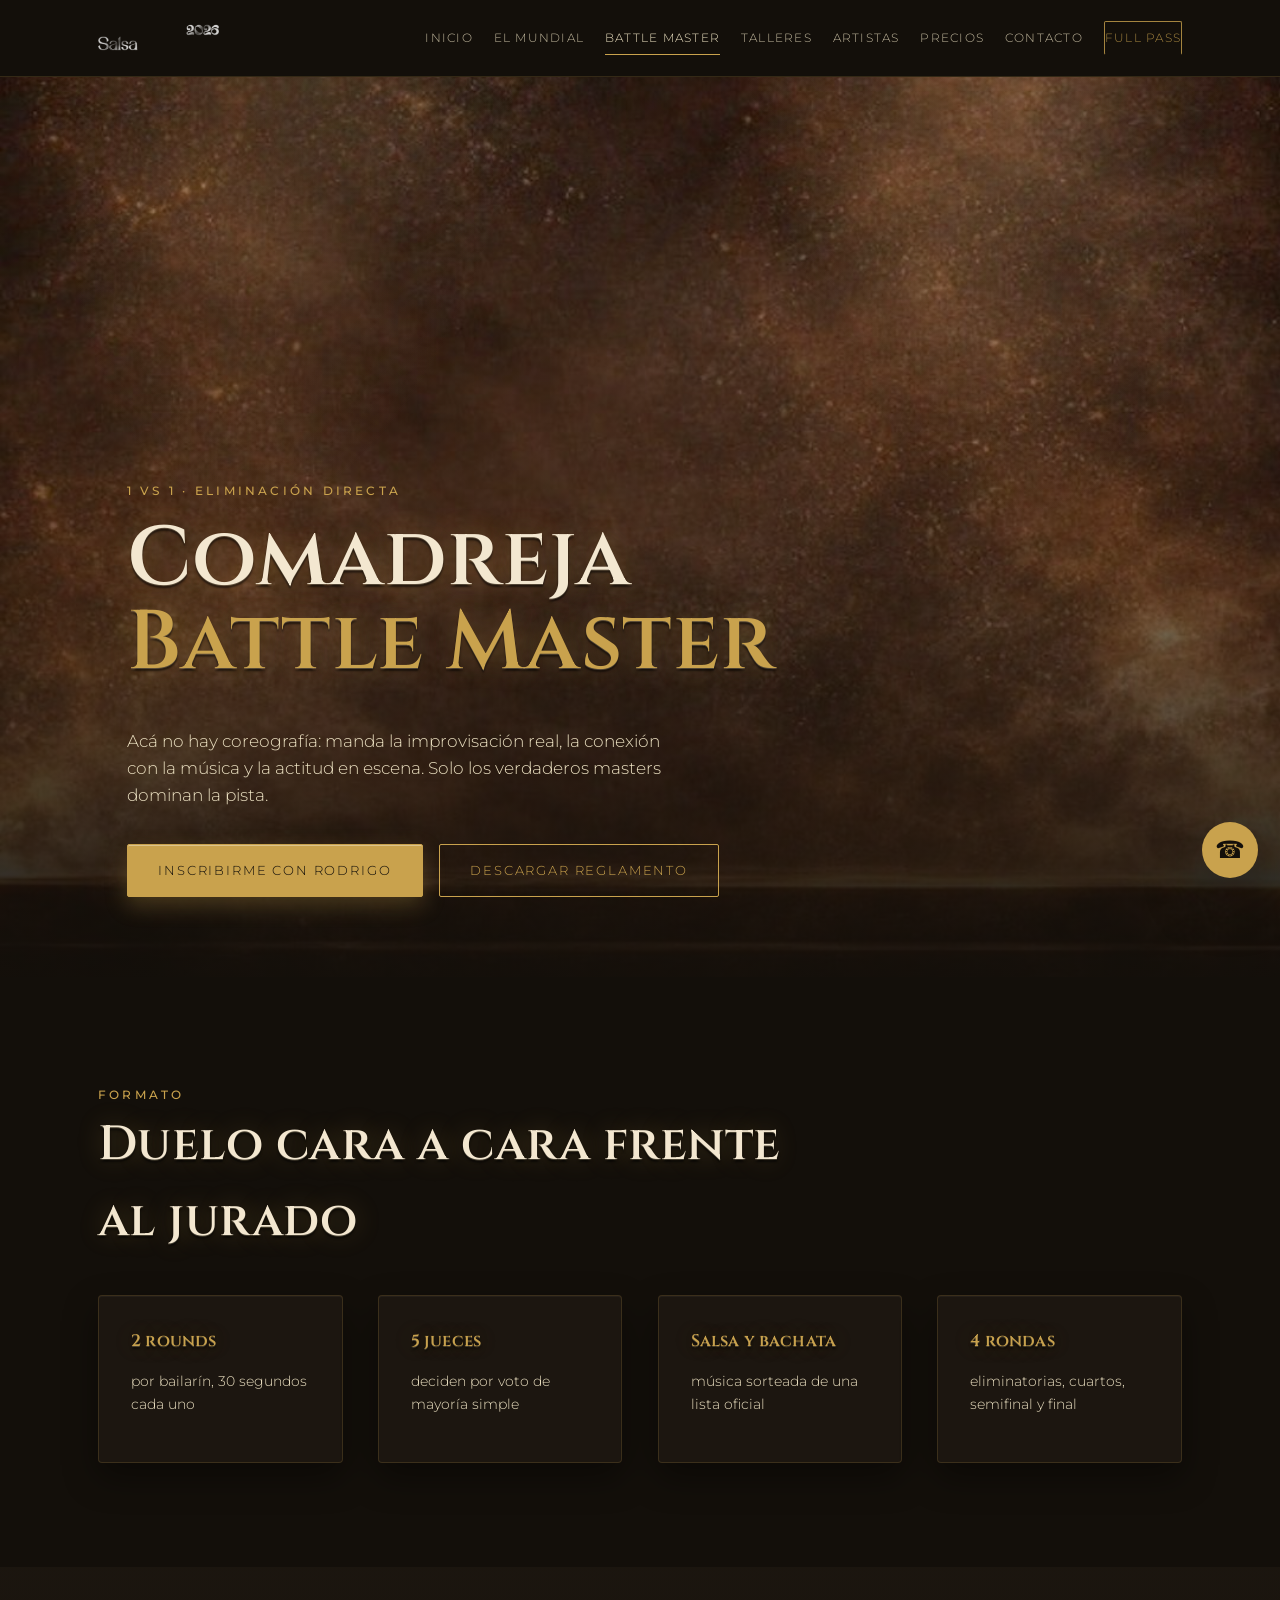
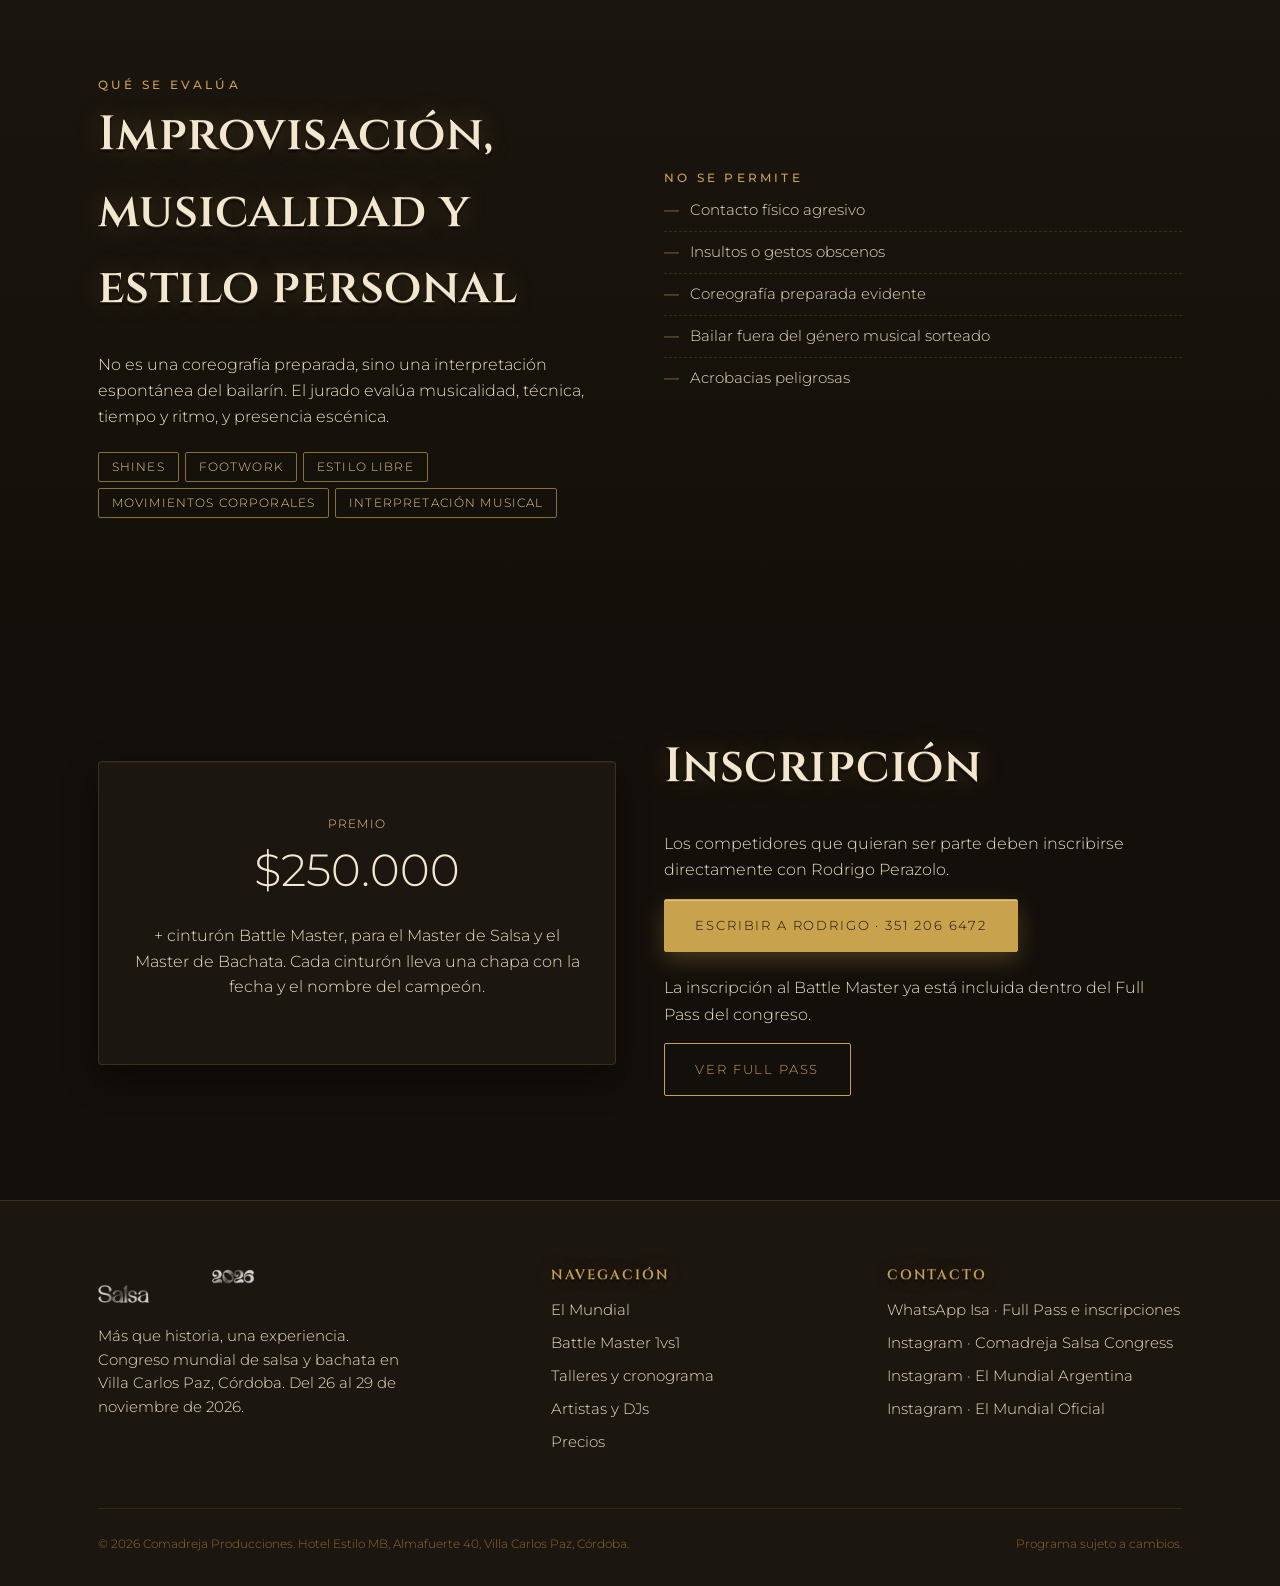
<file: battle-master.html>
<!DOCTYPE html>
<html lang="es">
<head>
<meta charset="UTF-8">
<meta name="viewport" content="width=device-width, initial-scale=1.0">
<title>Comadreja Battle Master 1vs1 | Comadreja Salsa Congress 2026</title>
<meta name="description" content="Comadreja Battle Master: competencia de baile 1 vs 1 de salsa y bachata. Reglamento, premios y forma de inscripción, en el Comadreja Salsa Congress 2026, Córdoba.">
<link rel="stylesheet" href="css/styles.css">

</head>
<body>
<header class="nav">
  <div class="nav-inner">
    <a href="index.html" class="nav-logo"><img src="assets/img/logo.png" alt="Comadreja Salsa Congress 2026"></a>
    <nav class="nav-links">
      <a href="index.html" class="">Inicio</a>
<a href="el-mundial.html" class="">El Mundial</a>
<a href="battle-master.html" class="active">Battle Master</a>
<a href="talleres.html" class="">Talleres</a>
<a href="artistas.html" class="">Artistas</a>
<a href="precios.html" class="">Precios</a>
<a href="contacto.html" class="">Contacto</a>

      <a href="https://wa.me/5493512066467?text=Hola%20Isa%21%20Quiero%20acceder%20al%20FULL%20PASS%20del%20Comadreja%20Salsa%20Congress%202026." class="nav-cta" target="_blank" rel="noopener">Full Pass</a>
    </nav>
    <button class="nav-toggle" aria-label="Abrir menú">☰</button>
  </div>
</header>

<section class="hero bg-cover" style="background-image:url('assets/img/stage-bg.jpg')">
  <div class="spotlights"></div>
  <div class="hero-inner">
    <span class="eyebrow">1 vs 1 · Eliminación directa</span>
    <h1>Comadreja <span class="gold">Battle Master</span></h1>
    <p class="hero-sub">Acá no hay coreografía: manda la improvisación real, la conexión con la música y la actitud en escena. Solo los verdaderos masters dominan la pista.</p>
    <div class="btn-row">
      <a href="https://wa.me/5493512066472?text=Hola%20Rodrigo%21%20Quiero%20inscribirme%20en%20el%20Comadreja%20Battle%20Master%201vs1." class="btn btn-solid" target="_blank" rel="noopener">Inscribirme con Rodrigo</a>
      <a href="assets/pdf/reglamento-battle-master.pdf" class="btn btn-ghost" target="_blank">Descargar reglamento</a>
    </div>
  </div>
</section>

<section class="section">
  <div class="container">
    <span class="eyebrow">Formato</span>
    <h2 class="kicker-title">Duelo cara a cara frente al jurado</h2>
    <div class="grid grid-4" style="margin-top:2.2rem">
      <div class="card"><h3 class="gold" style="font-size:1.05rem">2 rounds</h3><p style="color:var(--cream-2);font-size:.9rem">por bailarín, 30 segundos cada uno</p></div>
      <div class="card"><h3 class="gold" style="font-size:1.05rem">5 jueces</h3><p style="color:var(--cream-2);font-size:.9rem">deciden por voto de mayoría simple</p></div>
      <div class="card"><h3 class="gold" style="font-size:1.05rem">Salsa y bachata</h3><p style="color:var(--cream-2);font-size:.9rem">música sorteada de una lista oficial</p></div>
      <div class="card"><h3 class="gold" style="font-size:1.05rem">4 rondas</h3><p style="color:var(--cream-2);font-size:.9rem">eliminatorias, cuartos, semifinal y final</p></div>
    </div>
  </div>
</section>

<section class="section section-wine">
  <div class="container split">
    <div>
      <span class="eyebrow">Qué se evalúa</span>
      <h2 class="kicker-title">Improvisación, musicalidad y estilo personal</h2>
      <p class="lede">No es una coreografía preparada, sino una interpretación espontánea del bailarín. El jurado evalúa musicalidad, técnica, tiempo y ritmo, y presencia escénica.</p>
      <div style="margin-top:1.2rem">
        <span class="tag">Shines</span><span class="tag">Footwork</span><span class="tag">Estilo libre</span>
        <span class="tag">Movimientos corporales</span><span class="tag">Interpretación musical</span>
      </div>
    </div>
    <div>
      <span class="eyebrow">No se permite</span>
      <ul class="price-list">
        <li>Contacto físico agresivo</li>
        <li>Insultos o gestos obscenos</li>
        <li>Coreografía preparada evidente</li>
        <li>Bailar fuera del género musical sorteado</li>
        <li>Acrobacias peligrosas</li>
      </ul>
    </div>
  </div>
</section>

<section class="section">
  <div class="container">
    <div class="split">
      <div class="card" style="text-align:center;padding:3rem 2rem">
        <span class="small-caps">Premio</span>
        <div class="amount" style="font-size:2.8rem">$250.000</div>
        <p style="color:var(--cream-2)">+ cinturón Battle Master, para el Master de Salsa y el Master de Bachata. Cada cinturón lleva una chapa con la fecha y el nombre del campeón.</p>
      </div>
      <div>
        <h2 class="kicker-title">Inscripción</h2>
        <p class="lede">Los competidores que quieran ser parte deben inscribirse directamente con Rodrigo Perazolo.</p>
        <a href="https://wa.me/5493512066472?text=Hola%20Rodrigo%21%20Quiero%20inscribirme%20en%20el%20Comadreja%20Battle%20Master%201vs1." class="btn btn-solid" target="_blank" rel="noopener">Escribir a Rodrigo · 351 206 6472</a>
        <p class="lede" style="margin-top:1.4rem">La inscripción al Battle Master ya está incluida dentro del Full Pass del congreso.</p>
        <a href="https://wa.me/5493512066467?text=Hola%20Isa%21%20Quiero%20acceder%20al%20FULL%20PASS%20del%20Comadreja%20Salsa%20Congress%202026." class="btn btn-ghost" target="_blank" rel="noopener">Ver Full Pass</a>
      </div>
    </div>
  </div>
</section>

<footer class="footer">
  <div class="container">
    <div class="footer-grid">
      <div>
        <img src="assets/img/logo.png" alt="Comadreja Salsa Congress" style="height:44px;margin-bottom:1rem">
        <p style="color:var(--cream-2);font-size:.92rem;max-width:320px">Más que historia, una experiencia. Congreso mundial de salsa y bachata en Villa Carlos Paz, Córdoba. Del 26 al 29 de noviembre de 2026.</p>
      </div>
      <div>
        <h4>Navegación</h4>
        <a href="el-mundial.html">El Mundial</a>
        <a href="battle-master.html">Battle Master 1vs1</a>
        <a href="talleres.html">Talleres y cronograma</a>
        <a href="artistas.html">Artistas y DJs</a>
        <a href="precios.html">Precios</a>
      </div>
      <div>
        <h4>Contacto</h4>
        <a href="https://wa.me/5493512066467?text=Hola%21%20Quiero%20m%C3%A1s%20informaci%C3%B3n%20sobre%20el%20Comadreja%20Salsa%20Congress%202026." target="_blank" rel="noopener">WhatsApp Isa · Full Pass e inscripciones</a>
        <a href="https://www.instagram.com/comadrejasalsacongress/?hl=en" target="_blank" rel="noopener">Instagram · Comadreja Salsa Congress</a>
        <a href="https://www.instagram.com/elmundial.argentina/?hl=en" target="_blank" rel="noopener">Instagram · El Mundial Argentina</a>
        <a href="https://www.instagram.com/elmundial.oficial/?hl=en" target="_blank" rel="noopener">Instagram · El Mundial Oficial</a>
      </div>
    </div>
    <div class="footer-bottom">
      <span>© 2026 Comadreja Producciones. Hotel Estilo MB, Almafuerte 40, Villa Carlos Paz, Córdoba.</span>
      <span>Programa sujeto a cambios.</span>
    </div>
  </div>
</footer>
<a class="wa-float" href="https://wa.me/5493512066467?text=Hola%21%20Quiero%20m%C3%A1s%20informaci%C3%B3n%20sobre%20el%20Comadreja%20Salsa%20Congress%202026." target="_blank" rel="noopener" aria-label="WhatsApp">☎</a>
<script src="js/main.js"></script>
</body>
</html>
</file>
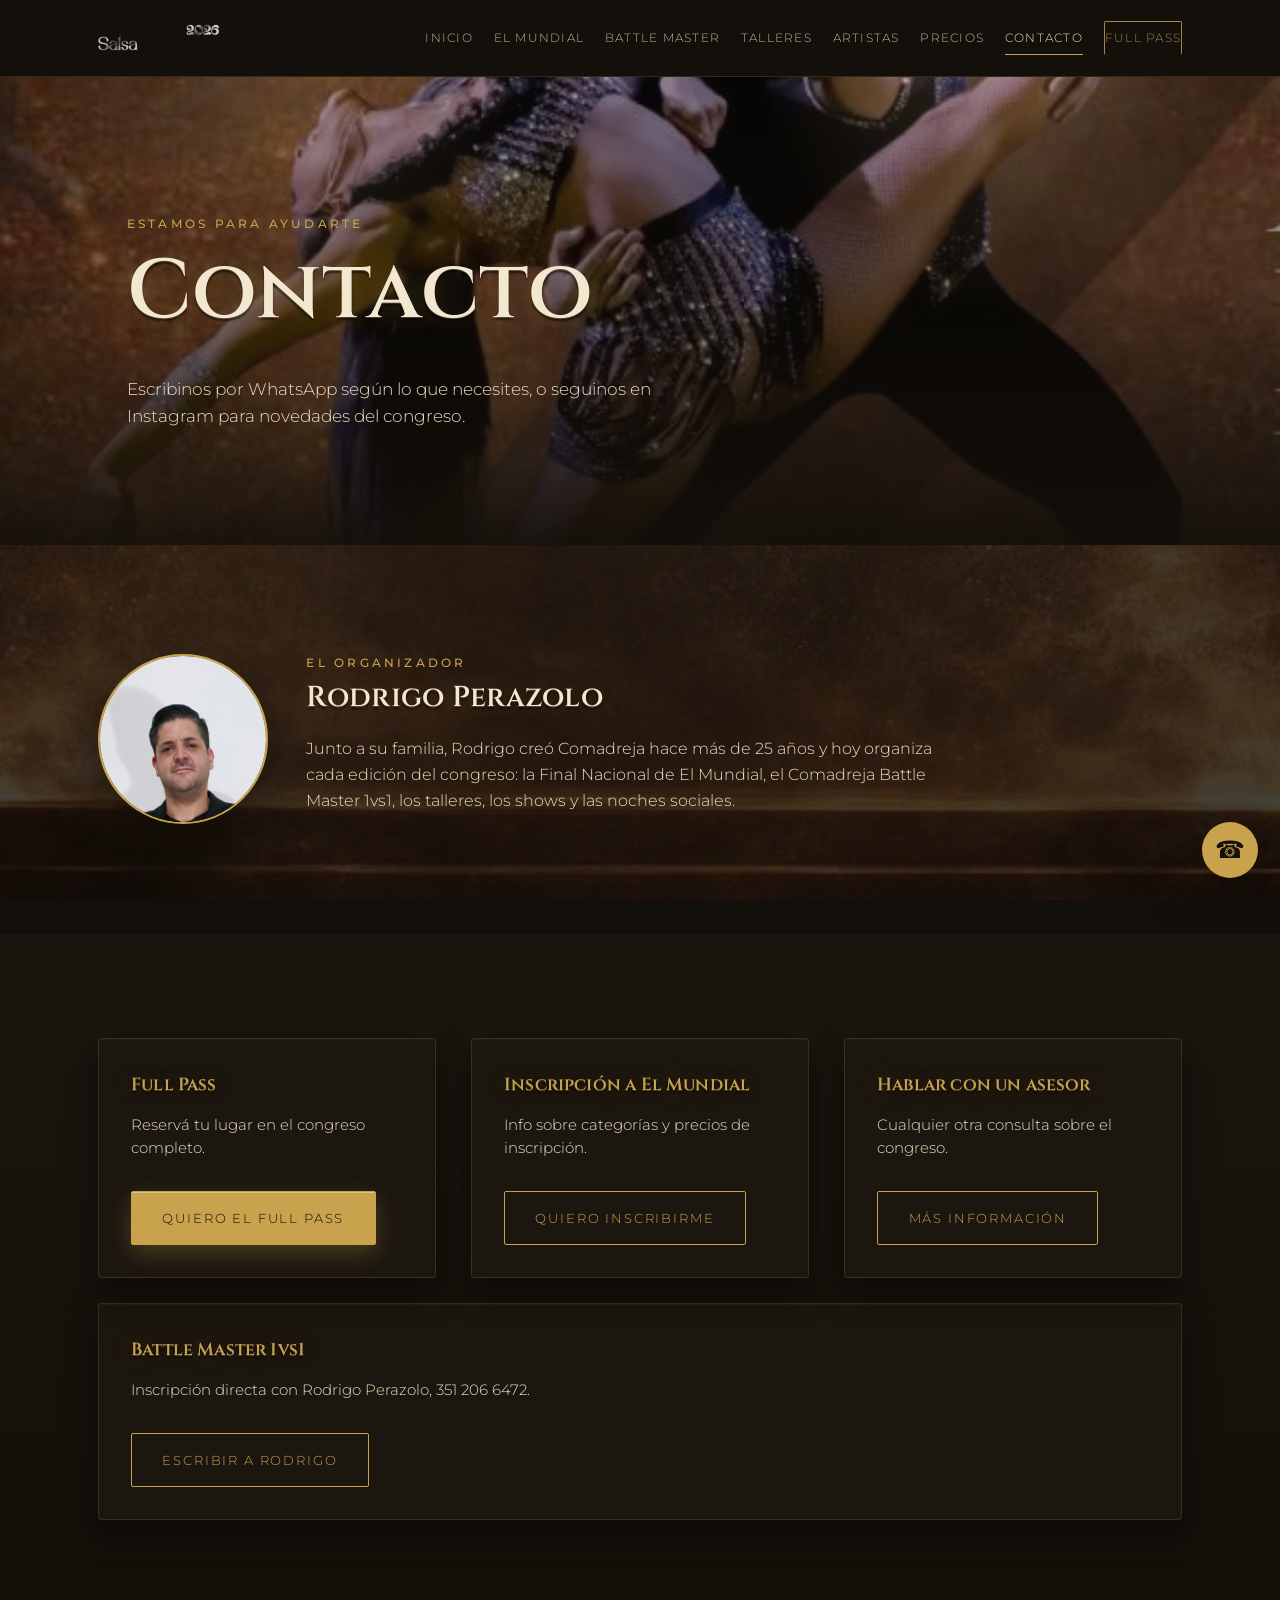
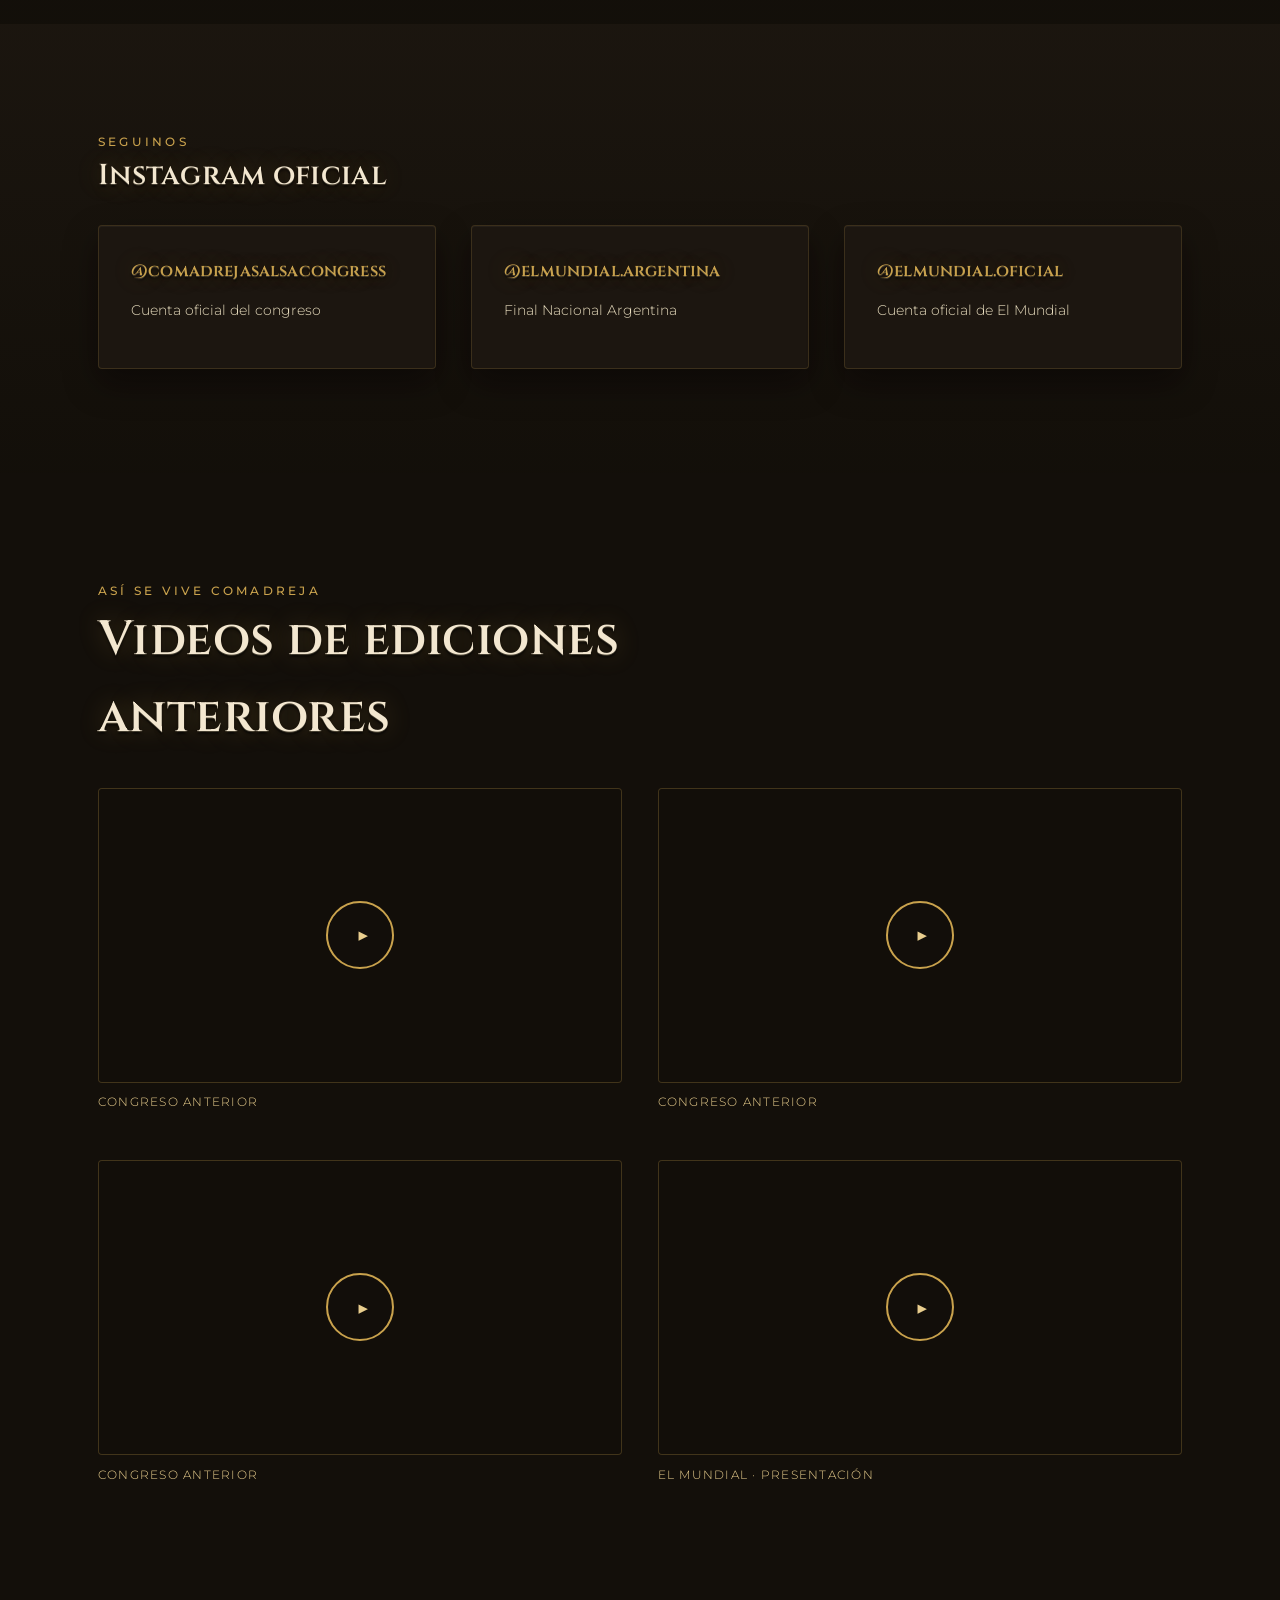
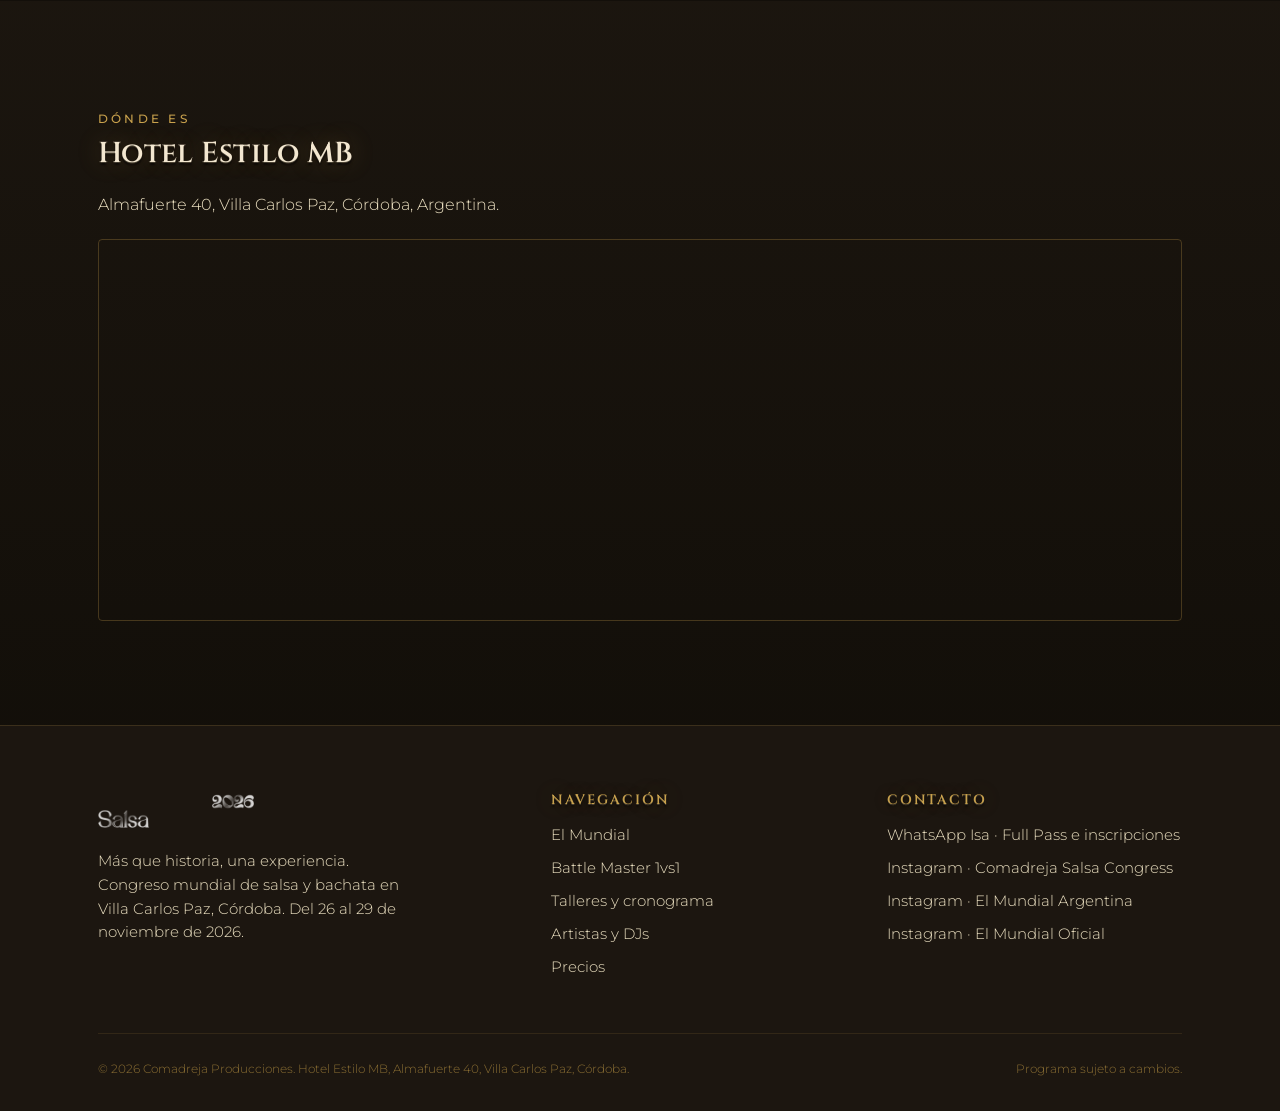
<file: contacto.html>
<!DOCTYPE html>
<html lang="es">
<head>
<meta charset="UTF-8">
<meta name="viewport" content="width=device-width, initial-scale=1.0">
<title>Contacto | Comadreja Salsa Congress 2026</title>
<meta name="description" content="Contactate por WhatsApp para el Full Pass, inscripciones a El Mundial o al Battle Master. Seguinos en Instagram y encontrá la ubicación del Hotel Estilo MB.">
<link rel="stylesheet" href="css/styles.css">

</head>
<body>
<header class="nav">
  <div class="nav-inner">
    <a href="index.html" class="nav-logo"><img src="assets/img/logo.png" alt="Comadreja Salsa Congress 2026"></a>
    <nav class="nav-links">
      <a href="index.html" class="">Inicio</a>
<a href="el-mundial.html" class="">El Mundial</a>
<a href="battle-master.html" class="">Battle Master</a>
<a href="talleres.html" class="">Talleres</a>
<a href="artistas.html" class="">Artistas</a>
<a href="precios.html" class="">Precios</a>
<a href="contacto.html" class="active">Contacto</a>

      <a href="https://wa.me/5493512066467?text=Hola%20Isa%21%20Quiero%20acceder%20al%20FULL%20PASS%20del%20Comadreja%20Salsa%20Congress%202026." class="nav-cta" target="_blank" rel="noopener">Full Pass</a>
    </nav>
    <button class="nav-toggle" aria-label="Abrir menú">☰</button>
  </div>
</header>

<section class="hero bg-cover" style="background-image:url('assets/img/hero-congreso.jpg');min-height:52vh">
  <div class="spotlights"></div>
  <div class="hero-inner">
    <span class="eyebrow">Estamos para ayudarte</span>
    <h1>Contacto</h1>
    <p class="hero-sub">Escribinos por WhatsApp según lo que necesites, o seguinos en Instagram para novedades del congreso.</p>
  </div>
</section>

<section class="section">
  <div class="container">
    <div style="display:flex;gap:2.4rem;align-items:center;flex-wrap:wrap">
      <img src="assets/img/organizador-rodrigo-perazolo.jpg" alt="Rodrigo Perazolo, organizador de Comadreja Salsa Congress" style="width:170px;height:170px;object-fit:cover;border-radius:50%;border:2px solid var(--gold);box-shadow:var(--shadow)">
      <div style="max-width:640px">
        <span class="eyebrow">El organizador</span>
        <h2 class="kicker-title" style="font-size:1.8rem">Rodrigo Perazolo</h2>
        <p class="lede" style="margin-top:.6rem">Junto a su familia, Rodrigo creó Comadreja hace más de 25 años y hoy organiza cada edición del congreso: la Final Nacional de El Mundial, el Comadreja Battle Master 1vs1, los talleres, los shows y las noches sociales.</p>
      </div>
    </div>
  </div>
</section>

<section class="section section-wine">
  <div class="container">
    <div class="grid grid-3">
      <div class="card">
        <h3 class="gold" style="font-size:1.1rem">Full Pass</h3>
        <p style="color:var(--cream-2);font-size:.92rem">Reservá tu lugar en el congreso completo.</p>
        <a href="https://wa.me/5493512066467?text=Hola%20Isa%21%20Quiero%20acceder%20al%20FULL%20PASS%20del%20Comadreja%20Salsa%20Congress%202026." class="btn btn-solid" target="_blank" rel="noopener" style="margin-top:1rem">Quiero el Full Pass</a>
      </div>
      <div class="card">
        <h3 class="gold" style="font-size:1.1rem">Inscripción a El Mundial</h3>
        <p style="color:var(--cream-2);font-size:.92rem">Info sobre categorías y precios de inscripción.</p>
        <a href="https://wa.me/5493512066467?text=Hola%21%20Quiero%20informaci%C3%B3n%20para%20inscribirme%20en%20El%20Mundial%202026%2C%20sede%20C%C3%B3rdoba." class="btn btn-ghost" target="_blank" rel="noopener" style="margin-top:1rem">Quiero inscribirme</a>
      </div>
      <div class="card">
        <h3 class="gold" style="font-size:1.1rem">Hablar con un asesor</h3>
        <p style="color:var(--cream-2);font-size:.92rem">Cualquier otra consulta sobre el congreso.</p>
        <a href="https://wa.me/5493512066467?text=Hola%21%20Quiero%20m%C3%A1s%20informaci%C3%B3n%20sobre%20el%20Comadreja%20Salsa%20Congress%202026." class="btn btn-ghost" target="_blank" rel="noopener" style="margin-top:1rem">Más información</a>
      </div>
    </div>
    <div class="card" style="margin-top:1.6rem">
      <h3 class="gold" style="font-size:1.1rem">Battle Master 1vs1</h3>
      <p style="color:var(--cream-2);font-size:.92rem">Inscripción directa con Rodrigo Perazolo, 351 206 6472.</p>
      <a href="https://wa.me/5493512066472?text=Hola%20Rodrigo%21%20Quiero%20inscribirme%20en%20el%20Comadreja%20Battle%20Master%201vs1." class="btn btn-ghost" target="_blank" rel="noopener" style="margin-top:1rem">Escribir a Rodrigo</a>
    </div>
  </div>
</section>

<section class="section section-wine">
  <div class="container">
    <span class="eyebrow">Seguinos</span>
    <h2 class="kicker-title" style="font-size:1.8rem">Instagram oficial</h2>
    <div class="grid grid-3" style="margin-top:1.6rem">
      <a class="card" href="https://www.instagram.com/comadrejasalsacongress/?hl=en" target="_blank" rel="noopener">
        <h3 class="gold" style="font-size:1.05rem">@comadrejasalsacongress</h3>
        <p style="color:var(--cream-2);font-size:.88rem">Cuenta oficial del congreso</p>
      </a>
      <a class="card" href="https://www.instagram.com/elmundial.argentina/?hl=en" target="_blank" rel="noopener">
        <h3 class="gold" style="font-size:1.05rem">@elmundial.argentina</h3>
        <p style="color:var(--cream-2);font-size:.88rem">Final Nacional Argentina</p>
      </a>
      <a class="card" href="https://www.instagram.com/elmundial.oficial/?hl=en" target="_blank" rel="noopener">
        <h3 class="gold" style="font-size:1.05rem">@elmundial.oficial</h3>
        <p style="color:var(--cream-2);font-size:.88rem">Cuenta oficial de El Mundial</p>
      </a>
    </div>
  </div>
</section>

<section class="section">
  <div class="container">
    <span class="eyebrow">Así se vive Comadreja</span>
    <h2 class="kicker-title">Videos de ediciones anteriores</h2>
    <div class="grid grid-2" style="margin-top:2rem">
      <div>
      <div class="video-wrap yt-facade" data-video-id="Q8_uu1Bvp50" style="background-image:url('https://img.youtube.com/vi/Q8_uu1Bvp50/hqdefault.jpg')" role="button" tabindex="0" aria-label="Reproducir: Congreso anterior">
        <span class="yt-play">▶</span>
      </div>
      <p class="small-caps" style="margin-top:.6rem">Congreso anterior</p>
    </div>
<div>
      <div class="video-wrap yt-facade" data-video-id="7aqsAMHaa5Y" style="background-image:url('https://img.youtube.com/vi/7aqsAMHaa5Y/hqdefault.jpg')" role="button" tabindex="0" aria-label="Reproducir: Congreso anterior">
        <span class="yt-play">▶</span>
      </div>
      <p class="small-caps" style="margin-top:.6rem">Congreso anterior</p>
    </div>
<div>
      <div class="video-wrap yt-facade" data-video-id="Q5g_2ngOzIw" style="background-image:url('https://img.youtube.com/vi/Q5g_2ngOzIw/hqdefault.jpg')" role="button" tabindex="0" aria-label="Reproducir: Congreso anterior">
        <span class="yt-play">▶</span>
      </div>
      <p class="small-caps" style="margin-top:.6rem">Congreso anterior</p>
    </div>
<div>
      <div class="video-wrap yt-facade" data-video-id="WFRqV3ro49U" style="background-image:url('https://img.youtube.com/vi/WFRqV3ro49U/hqdefault.jpg')" role="button" tabindex="0" aria-label="Reproducir: El Mundial · presentación">
        <span class="yt-play">▶</span>
      </div>
      <p class="small-caps" style="margin-top:.6rem">El Mundial · presentación</p>
    </div>

    </div>
  </div>
</section>

<section class="section section-wine">
  <div class="container">
    <span class="eyebrow">Dónde es</span>
    <h2 class="kicker-title" style="font-size:1.8rem">Hotel Estilo MB</h2>
    <p class="lede" style="margin-top:.6rem">Almafuerte 40, Villa Carlos Paz, Córdoba, Argentina.</p>
    <div style="border:1px solid rgba(201,162,77,.28);border-radius:4px;overflow:hidden;margin-top:1.4rem">
      <iframe src="https://www.google.com/maps?q=Almafuerte+40,+Villa+Carlos+Paz,+C%C3%B3rdoba&output=embed" width="100%" height="380" style="border:0;display:block" loading="lazy"></iframe>
    </div>
  </div>
</section>

<footer class="footer">
  <div class="container">
    <div class="footer-grid">
      <div>
        <img src="assets/img/logo.png" alt="Comadreja Salsa Congress" style="height:44px;margin-bottom:1rem">
        <p style="color:var(--cream-2);font-size:.92rem;max-width:320px">Más que historia, una experiencia. Congreso mundial de salsa y bachata en Villa Carlos Paz, Córdoba. Del 26 al 29 de noviembre de 2026.</p>
      </div>
      <div>
        <h4>Navegación</h4>
        <a href="el-mundial.html">El Mundial</a>
        <a href="battle-master.html">Battle Master 1vs1</a>
        <a href="talleres.html">Talleres y cronograma</a>
        <a href="artistas.html">Artistas y DJs</a>
        <a href="precios.html">Precios</a>
      </div>
      <div>
        <h4>Contacto</h4>
        <a href="https://wa.me/5493512066467?text=Hola%21%20Quiero%20m%C3%A1s%20informaci%C3%B3n%20sobre%20el%20Comadreja%20Salsa%20Congress%202026." target="_blank" rel="noopener">WhatsApp Isa · Full Pass e inscripciones</a>
        <a href="https://www.instagram.com/comadrejasalsacongress/?hl=en" target="_blank" rel="noopener">Instagram · Comadreja Salsa Congress</a>
        <a href="https://www.instagram.com/elmundial.argentina/?hl=en" target="_blank" rel="noopener">Instagram · El Mundial Argentina</a>
        <a href="https://www.instagram.com/elmundial.oficial/?hl=en" target="_blank" rel="noopener">Instagram · El Mundial Oficial</a>
      </div>
    </div>
    <div class="footer-bottom">
      <span>© 2026 Comadreja Producciones. Hotel Estilo MB, Almafuerte 40, Villa Carlos Paz, Córdoba.</span>
      <span>Programa sujeto a cambios.</span>
    </div>
  </div>
</footer>
<a class="wa-float" href="https://wa.me/5493512066467?text=Hola%21%20Quiero%20m%C3%A1s%20informaci%C3%B3n%20sobre%20el%20Comadreja%20Salsa%20Congress%202026." target="_blank" rel="noopener" aria-label="WhatsApp">☎</a>
<script src="js/main.js"></script>
</body>
</html>
</file>
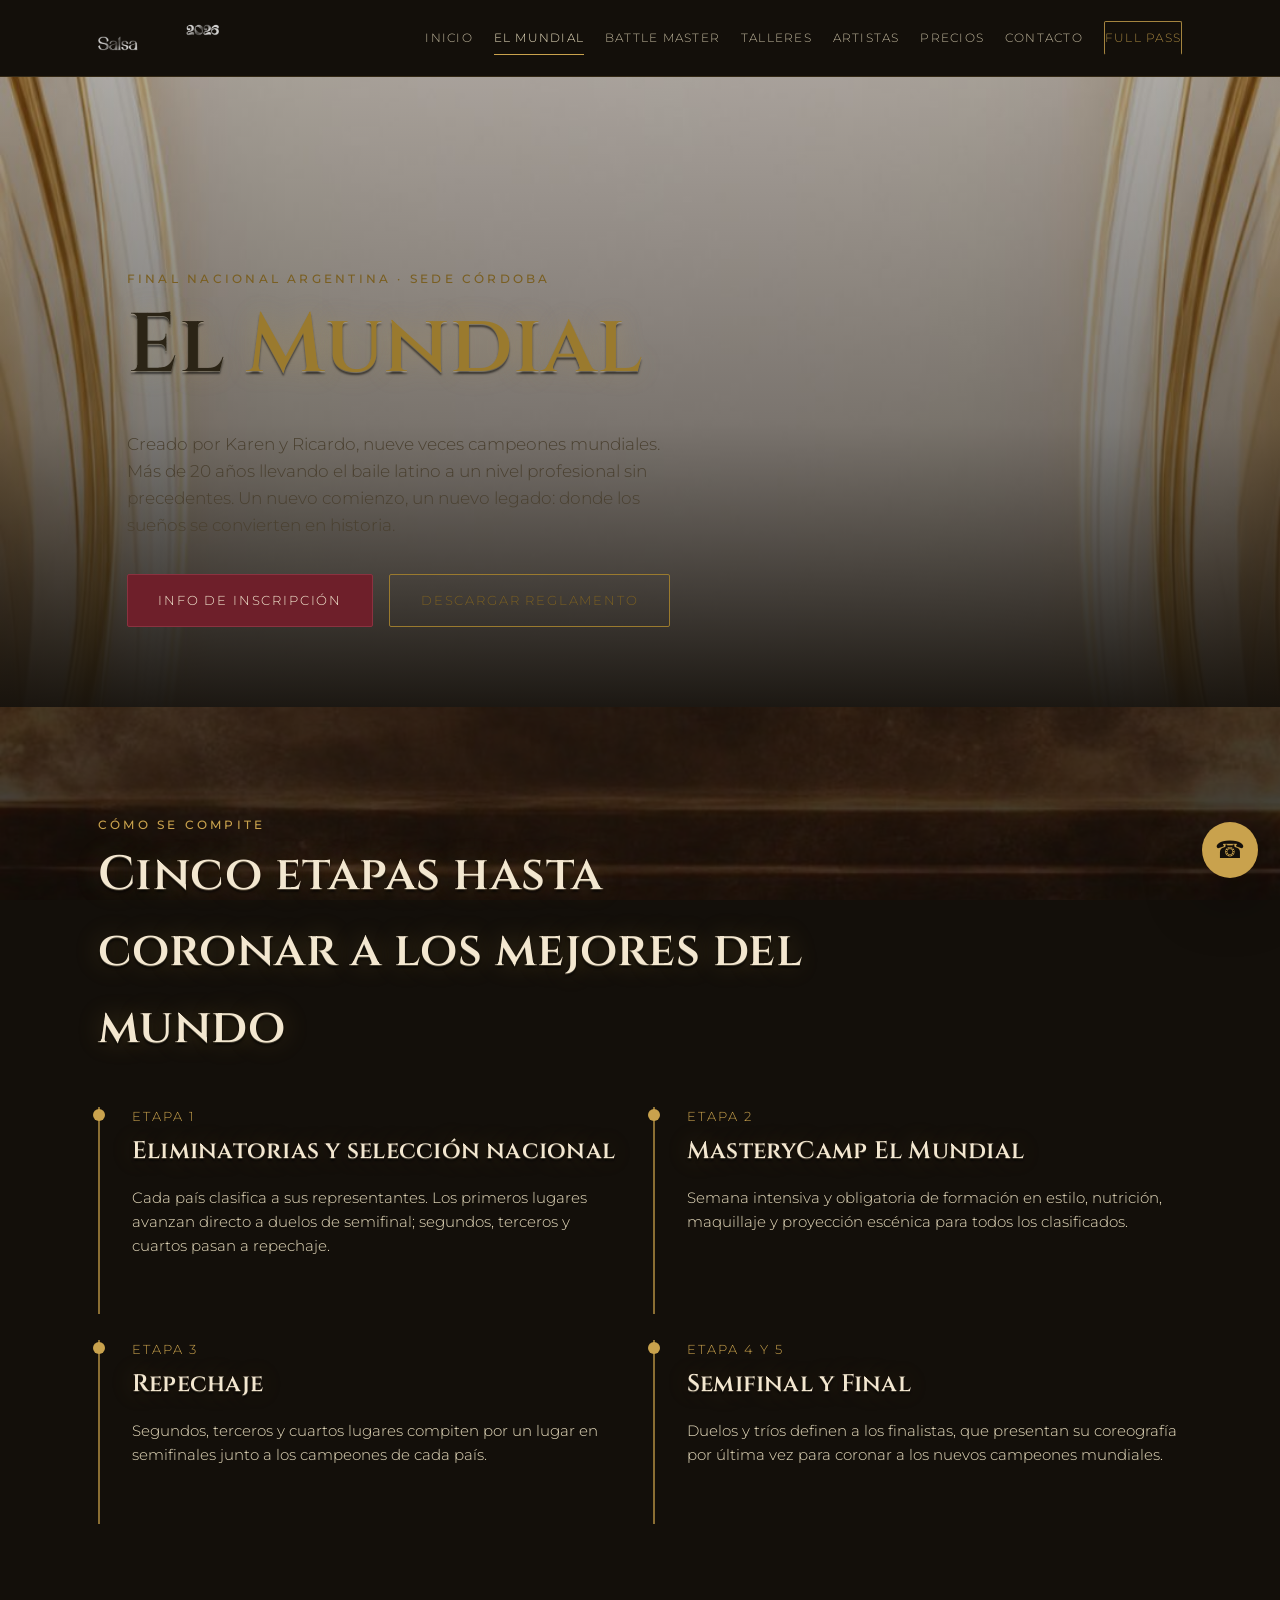
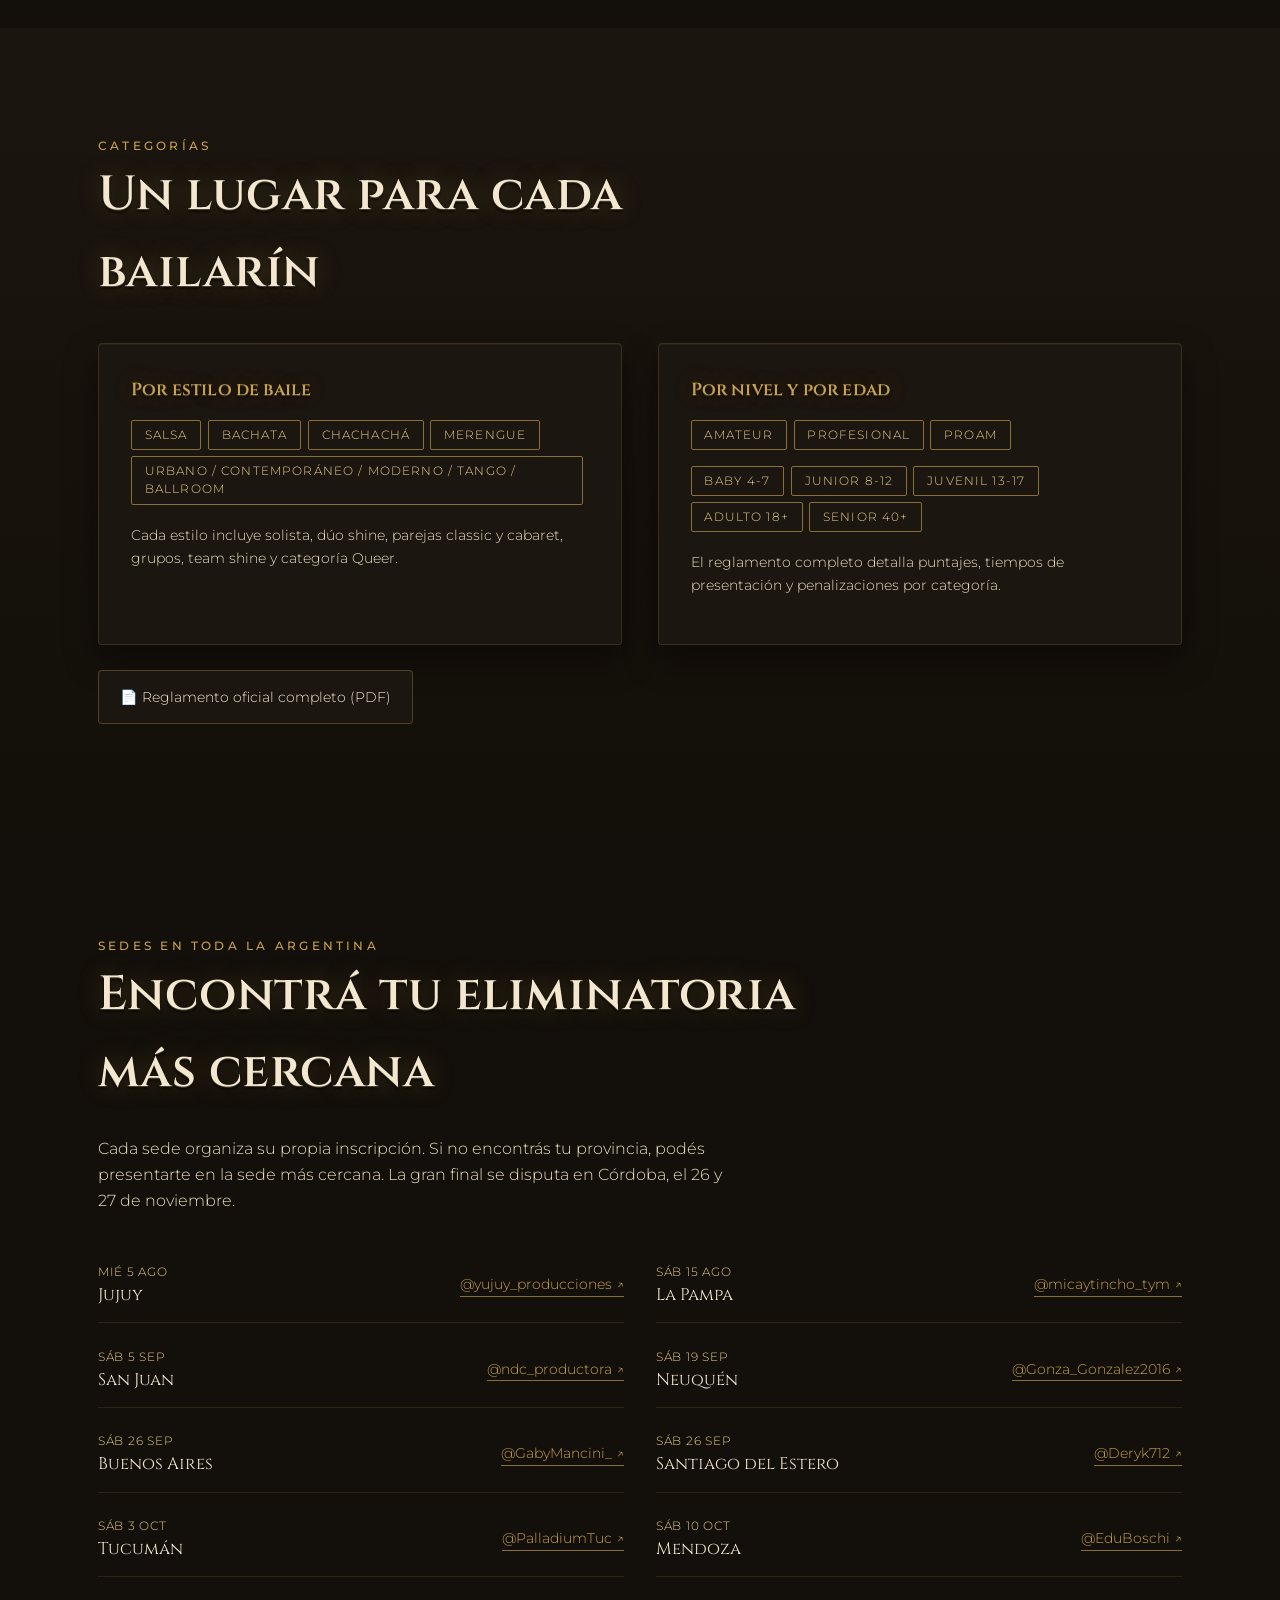
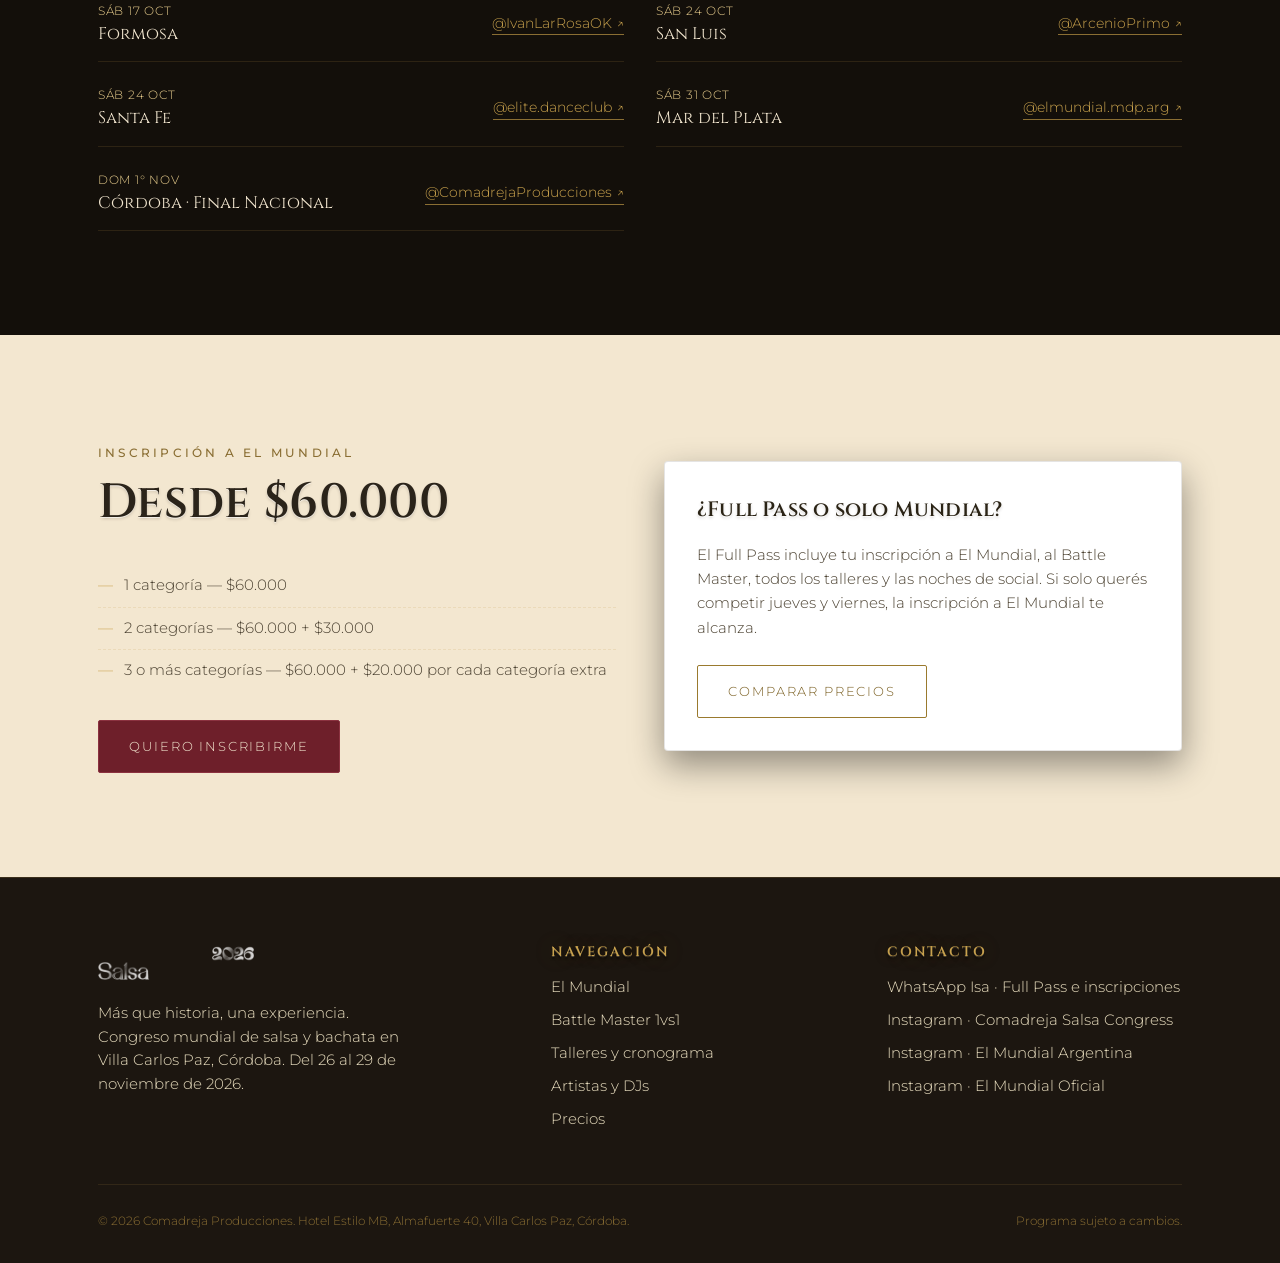
<file: el-mundial.html>
<!DOCTYPE html>
<html lang="es">
<head>
<meta charset="UTF-8">
<meta name="viewport" content="width=device-width, initial-scale=1.0">
<title>El Mundial 2026 · Final Nacional Córdoba | Comadreja Salsa Congress</title>
<meta name="description" content="El Mundial, competencia creada por Karen y Ricardo. Final Nacional Argentina en el Comadreja Salsa Congress 2026, Córdoba. Categorías, sedes y reglamento oficial.">
<link rel="stylesheet" href="css/styles.css">

</head>
<body>
<header class="nav">
  <div class="nav-inner">
    <a href="index.html" class="nav-logo"><img src="assets/img/logo.png" alt="Comadreja Salsa Congress 2026"></a>
    <nav class="nav-links">
      <a href="index.html" class="">Inicio</a>
<a href="el-mundial.html" class="active">El Mundial</a>
<a href="battle-master.html" class="">Battle Master</a>
<a href="talleres.html" class="">Talleres</a>
<a href="artistas.html" class="">Artistas</a>
<a href="precios.html" class="">Precios</a>
<a href="contacto.html" class="">Contacto</a>

      <a href="https://wa.me/5493512066467?text=Hola%20Isa%21%20Quiero%20acceder%20al%20FULL%20PASS%20del%20Comadreja%20Salsa%20Congress%202026." class="nav-cta" target="_blank" rel="noopener">Full Pass</a>
    </nav>
    <button class="nav-toggle" aria-label="Abrir menú">☰</button>
  </div>
</header>

<section class="hero bg-cover" style="background-image:url('assets/img/mundial-bg-1.jpg');min-height:70vh" >
  <div class="hero-inner" style="color:var(--charcoal)">
    <span class="eyebrow" style="color:#7a5f22">Final Nacional Argentina · Sede Córdoba</span>
    <h1 style="color:#2B2416">El <span style="color:#9a7a2e">Mundial</span></h1>
    <p class="hero-sub" style="color:#4a4030">Creado por Karen y Ricardo, nueve veces campeones mundiales. Más de 20 años llevando el baile latino a un nivel profesional sin precedentes. Un nuevo comienzo, un nuevo legado: donde los sueños se convierten en historia.</p>
    <div class="btn-row">
      <a href="https://wa.me/5493512066467?text=Hola%21%20Quiero%20informaci%C3%B3n%20para%20inscribirme%20en%20El%20Mundial%202026%2C%20sede%20C%C3%B3rdoba." class="btn btn-wine" target="_blank" rel="noopener">Info de inscripción</a>
      <a href="assets/pdf/reglamento-el-mundial-2026.pdf" class="btn btn-ghost" style="border-color:#9a7a2e;color:#7a5f22" target="_blank">Descargar reglamento</a>
    </div>
  </div>
</section>

<section class="section">
  <div class="container">
    <span class="eyebrow">Cómo se compite</span>
    <h2 class="kicker-title">Cinco etapas hasta coronar a los mejores del mundo</h2>
    <div class="grid grid-2" style="margin-top:2.5rem;gap:1.6rem">
      <div class="day-block">
        <span class="day-tag">Etapa 1</span>
        <h3>Eliminatorias y selección nacional</h3>
        <p style="color:var(--cream-2);font-size:.94rem">Cada país clasifica a sus representantes. Los primeros lugares avanzan directo a duelos de semifinal; segundos, terceros y cuartos pasan a repechaje.</p>
      </div>
      <div class="day-block">
        <span class="day-tag">Etapa 2</span>
        <h3>MasteryCamp El Mundial</h3>
        <p style="color:var(--cream-2);font-size:.94rem">Semana intensiva y obligatoria de formación en estilo, nutrición, maquillaje y proyección escénica para todos los clasificados.</p>
      </div>
      <div class="day-block">
        <span class="day-tag">Etapa 3</span>
        <h3>Repechaje</h3>
        <p style="color:var(--cream-2);font-size:.94rem">Segundos, terceros y cuartos lugares compiten por un lugar en semifinales junto a los campeones de cada país.</p>
      </div>
      <div class="day-block">
        <span class="day-tag">Etapa 4 y 5</span>
        <h3>Semifinal y Final</h3>
        <p style="color:var(--cream-2);font-size:.94rem">Duelos y tríos definen a los finalistas, que presentan su coreografía por última vez para coronar a los nuevos campeones mundiales.</p>
      </div>
    </div>
  </div>
</section>

<section class="section section-wine">
  <div class="container">
    <span class="eyebrow">Categorías</span>
    <h2 class="kicker-title">Un lugar para cada bailarín</h2>
    <div class="grid grid-2" style="margin-top:2rem">
      <div class="card">
        <h3 class="gold" style="font-size:1.1rem">Por estilo de baile</h3>
        <div style="margin-top:.8rem"><span class="tag">Salsa</span><span class="tag">Bachata</span><span class="tag">Chachachá</span><span class="tag">Merengue</span><span class="tag">Urbano / Contemporáneo / Moderno / Tango / Ballroom</span></div>
        <p style="color:var(--cream-2);font-size:.9rem;margin-top:1rem">Cada estilo incluye solista, dúo shine, parejas classic y cabaret, grupos, team shine y categoría Queer.</p>
      </div>
      <div class="card">
        <h3 class="gold" style="font-size:1.1rem">Por nivel y por edad</h3>
        <div style="margin-top:.8rem"><span class="tag">Amateur</span><span class="tag">Profesional</span><span class="tag">ProAm</span></div>
        <div style="margin-top:.6rem"><span class="tag">Baby 4-7</span><span class="tag">Junior 8-12</span><span class="tag">Juvenil 13-17</span><span class="tag">Adulto 18+</span><span class="tag">Senior 40+</span></div>
        <p style="color:var(--cream-2);font-size:.9rem;margin-top:1rem">El reglamento completo detalla puntajes, tiempos de presentación y penalizaciones por categoría.</p>
      </div>
    </div>
    <div class="pdf-row">
      <a class="pdf-chip" href="assets/pdf/reglamento-el-mundial-2026.pdf" target="_blank" rel="noopener">📄 Reglamento oficial completo (PDF)</a>
    </div>
  </div>
</section>

<section class="section">
  <div class="container">
    <span class="eyebrow">Sedes en toda la Argentina</span>
    <h2 class="kicker-title">Encontrá tu eliminatoria más cercana</h2>
    <p class="lede" style="margin-top:1rem">Cada sede organiza su propia inscripción. Si no encontrás tu provincia, podés presentarte en la sede más cercana. La gran final se disputa en Córdoba, el 26 y 27 de noviembre.</p>
    <ul class="sede-list" style="margin-top:2.2rem">
      <li class="sede-item">
      <div><span class="date">Mié 5 ago</span><span class="prov">Jujuy</span></div>
      <a href="https://www.instagram.com/yujuy_producciones" target="_blank" rel="noopener">@yujuy_producciones ↗</a>
    </li>
<li class="sede-item">
      <div><span class="date">Sáb 15 ago</span><span class="prov">La Pampa</span></div>
      <a href="https://www.instagram.com/micaytincho_tym" target="_blank" rel="noopener">@micaytincho_tym ↗</a>
    </li>
<li class="sede-item">
      <div><span class="date">Sáb 5 sep</span><span class="prov">San Juan</span></div>
      <a href="https://www.instagram.com/ndc_productora" target="_blank" rel="noopener">@ndc_productora ↗</a>
    </li>
<li class="sede-item">
      <div><span class="date">Sáb 19 sep</span><span class="prov">Neuquén</span></div>
      <a href="https://www.instagram.com/Gonza_Gonzalez2016" target="_blank" rel="noopener">@Gonza_Gonzalez2016 ↗</a>
    </li>
<li class="sede-item">
      <div><span class="date">Sáb 26 sep</span><span class="prov">Buenos Aires</span></div>
      <a href="https://www.instagram.com/GabyMancini_" target="_blank" rel="noopener">@GabyMancini_ ↗</a>
    </li>
<li class="sede-item">
      <div><span class="date">Sáb 26 sep</span><span class="prov">Santiago del Estero</span></div>
      <a href="https://www.instagram.com/Deryk712" target="_blank" rel="noopener">@Deryk712 ↗</a>
    </li>
<li class="sede-item">
      <div><span class="date">Sáb 3 oct</span><span class="prov">Tucumán</span></div>
      <a href="https://www.instagram.com/PalladiumTuc" target="_blank" rel="noopener">@PalladiumTuc ↗</a>
    </li>
<li class="sede-item">
      <div><span class="date">Sáb 10 oct</span><span class="prov">Mendoza</span></div>
      <a href="https://www.instagram.com/EduBoschi" target="_blank" rel="noopener">@EduBoschi ↗</a>
    </li>
<li class="sede-item">
      <div><span class="date">Sáb 17 oct</span><span class="prov">Formosa</span></div>
      <a href="https://www.instagram.com/IvanLarRosaOK" target="_blank" rel="noopener">@IvanLarRosaOK ↗</a>
    </li>
<li class="sede-item">
      <div><span class="date">Sáb 24 oct</span><span class="prov">San Luis</span></div>
      <a href="https://www.instagram.com/ArcenioPrimo" target="_blank" rel="noopener">@ArcenioPrimo ↗</a>
    </li>
<li class="sede-item">
      <div><span class="date">Sáb 24 oct</span><span class="prov">Santa Fe</span></div>
      <a href="https://www.instagram.com/elite.danceclub" target="_blank" rel="noopener">@elite.danceclub ↗</a>
    </li>
<li class="sede-item">
      <div><span class="date">Sáb 31 oct</span><span class="prov">Mar del Plata</span></div>
      <a href="https://www.instagram.com/elmundial.mdp.arg" target="_blank" rel="noopener">@elmundial.mdp.arg ↗</a>
    </li>
<li class="sede-item">
      <div><span class="date">Dom 1° nov</span><span class="prov">Córdoba · Final Nacional</span></div>
      <a href="https://www.instagram.com/ComadrejaProducciones" target="_blank" rel="noopener">@ComadrejaProducciones ↗</a>
    </li>

    </ul>
  </div>
</section>

<section class="section section-cream">
  <div class="container">
    <div class="split">
      <div>
        <span class="eyebrow">Inscripción a El Mundial</span>
        <h2 class="kicker-title">Desde $60.000</h2>
        <ul class="price-list" style="color:#4a4030">
          <li>1 categoría — $60.000</li>
          <li>2 categorías — $60.000 + $30.000</li>
          <li>3 o más categorías — $60.000 + $20.000 por cada categoría extra</li>
        </ul>
        <a href="https://wa.me/5493512066467?text=Hola%21%20Quiero%20informaci%C3%B3n%20para%20inscribirme%20en%20El%20Mundial%202026%2C%20sede%20C%C3%B3rdoba." class="btn btn-wine" target="_blank" rel="noopener">Quiero inscribirme</a>
      </div>
      <div class="card-cream card" style="color:#2B2416">
        <h3 style="color:#2B2416">¿Full Pass o solo Mundial?</h3>
        <p style="color:#4a4030;font-size:.95rem">El Full Pass incluye tu inscripción a El Mundial, al Battle Master, todos los talleres y las noches de social. Si solo querés competir jueves y viernes, la inscripción a El Mundial te alcanza.</p>
        <a href="precios.html" class="btn btn-ghost" style="border-color:#9a7a2e;color:#7a5f22;margin-top:.6rem">Comparar precios</a>
      </div>
    </div>
  </div>
</section>

<footer class="footer">
  <div class="container">
    <div class="footer-grid">
      <div>
        <img src="assets/img/logo.png" alt="Comadreja Salsa Congress" style="height:44px;margin-bottom:1rem">
        <p style="color:var(--cream-2);font-size:.92rem;max-width:320px">Más que historia, una experiencia. Congreso mundial de salsa y bachata en Villa Carlos Paz, Córdoba. Del 26 al 29 de noviembre de 2026.</p>
      </div>
      <div>
        <h4>Navegación</h4>
        <a href="el-mundial.html">El Mundial</a>
        <a href="battle-master.html">Battle Master 1vs1</a>
        <a href="talleres.html">Talleres y cronograma</a>
        <a href="artistas.html">Artistas y DJs</a>
        <a href="precios.html">Precios</a>
      </div>
      <div>
        <h4>Contacto</h4>
        <a href="https://wa.me/5493512066467?text=Hola%21%20Quiero%20m%C3%A1s%20informaci%C3%B3n%20sobre%20el%20Comadreja%20Salsa%20Congress%202026." target="_blank" rel="noopener">WhatsApp Isa · Full Pass e inscripciones</a>
        <a href="https://www.instagram.com/comadrejasalsacongress/?hl=en" target="_blank" rel="noopener">Instagram · Comadreja Salsa Congress</a>
        <a href="https://www.instagram.com/elmundial.argentina/?hl=en" target="_blank" rel="noopener">Instagram · El Mundial Argentina</a>
        <a href="https://www.instagram.com/elmundial.oficial/?hl=en" target="_blank" rel="noopener">Instagram · El Mundial Oficial</a>
      </div>
    </div>
    <div class="footer-bottom">
      <span>© 2026 Comadreja Producciones. Hotel Estilo MB, Almafuerte 40, Villa Carlos Paz, Córdoba.</span>
      <span>Programa sujeto a cambios.</span>
    </div>
  </div>
</footer>
<a class="wa-float" href="https://wa.me/5493512066467?text=Hola%21%20Quiero%20m%C3%A1s%20informaci%C3%B3n%20sobre%20el%20Comadreja%20Salsa%20Congress%202026." target="_blank" rel="noopener" aria-label="WhatsApp">☎</a>
<script src="js/main.js"></script>
</body>
</html>
</file>
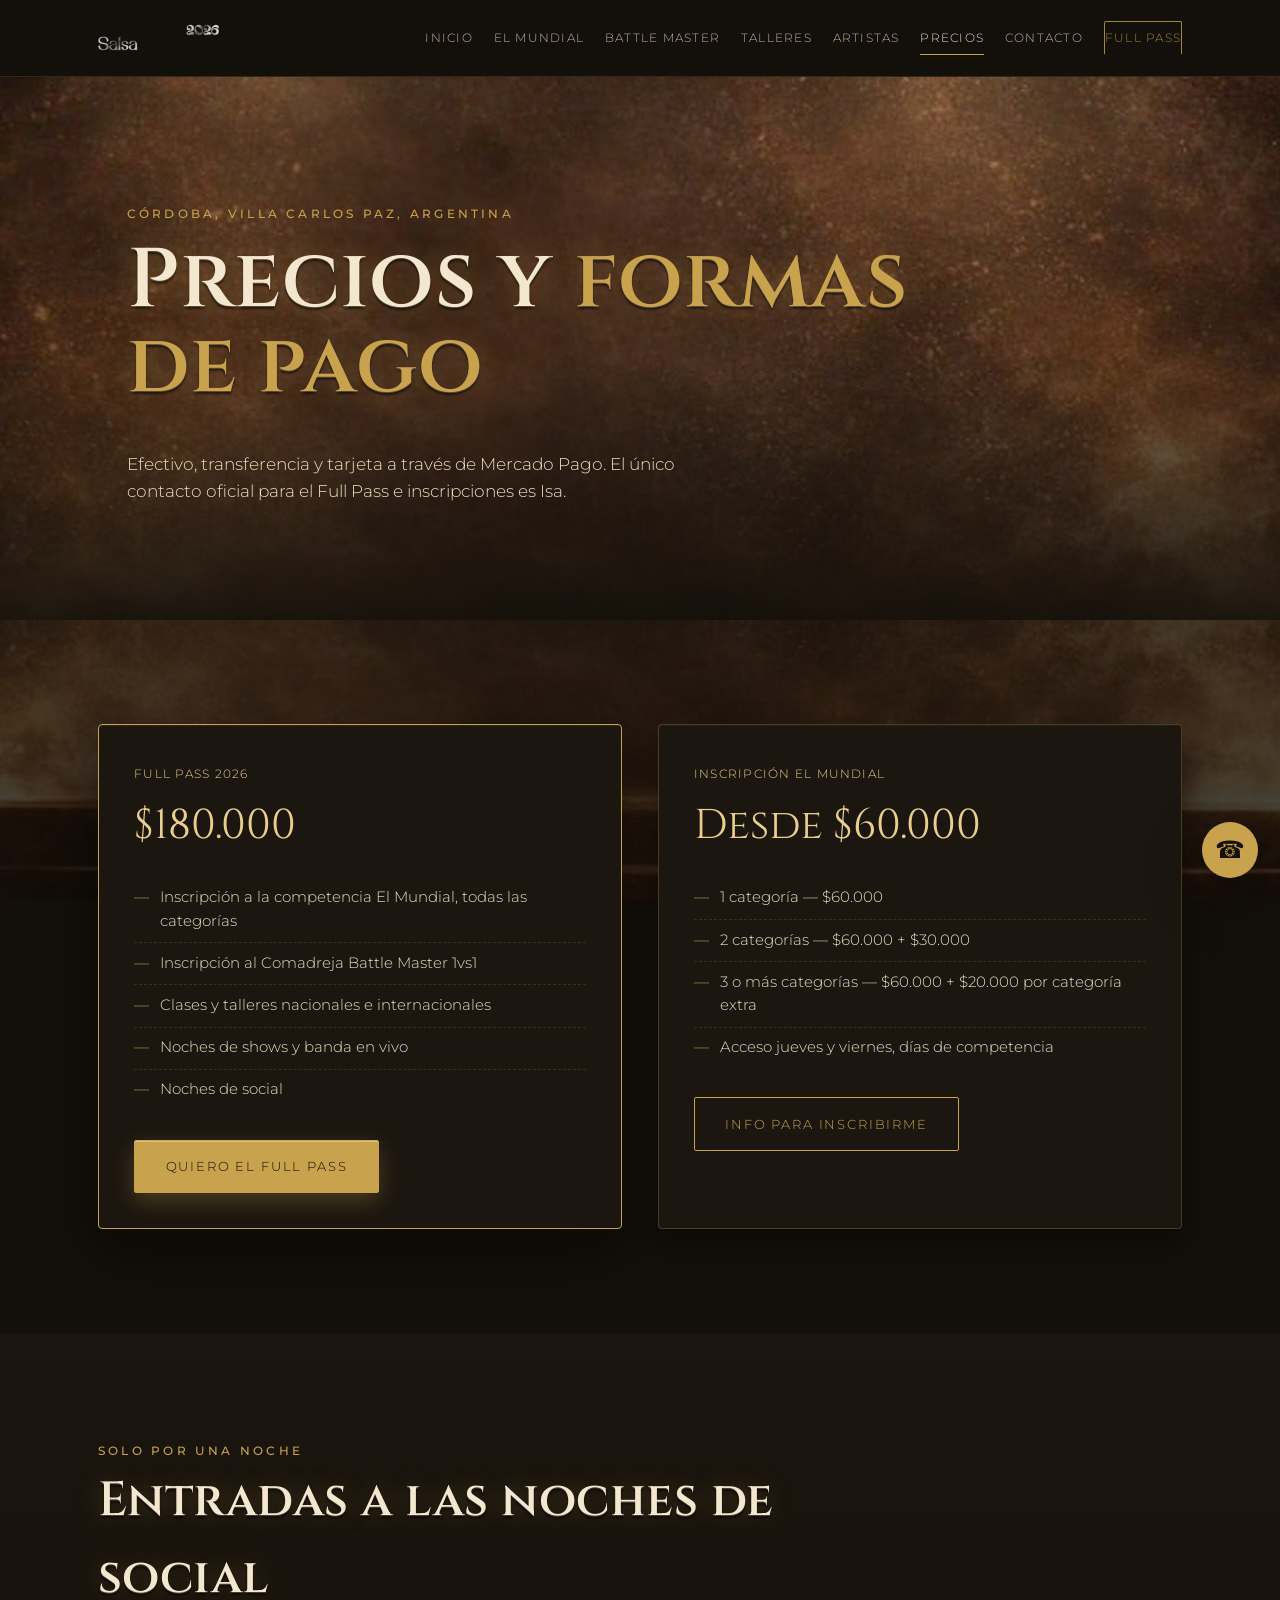
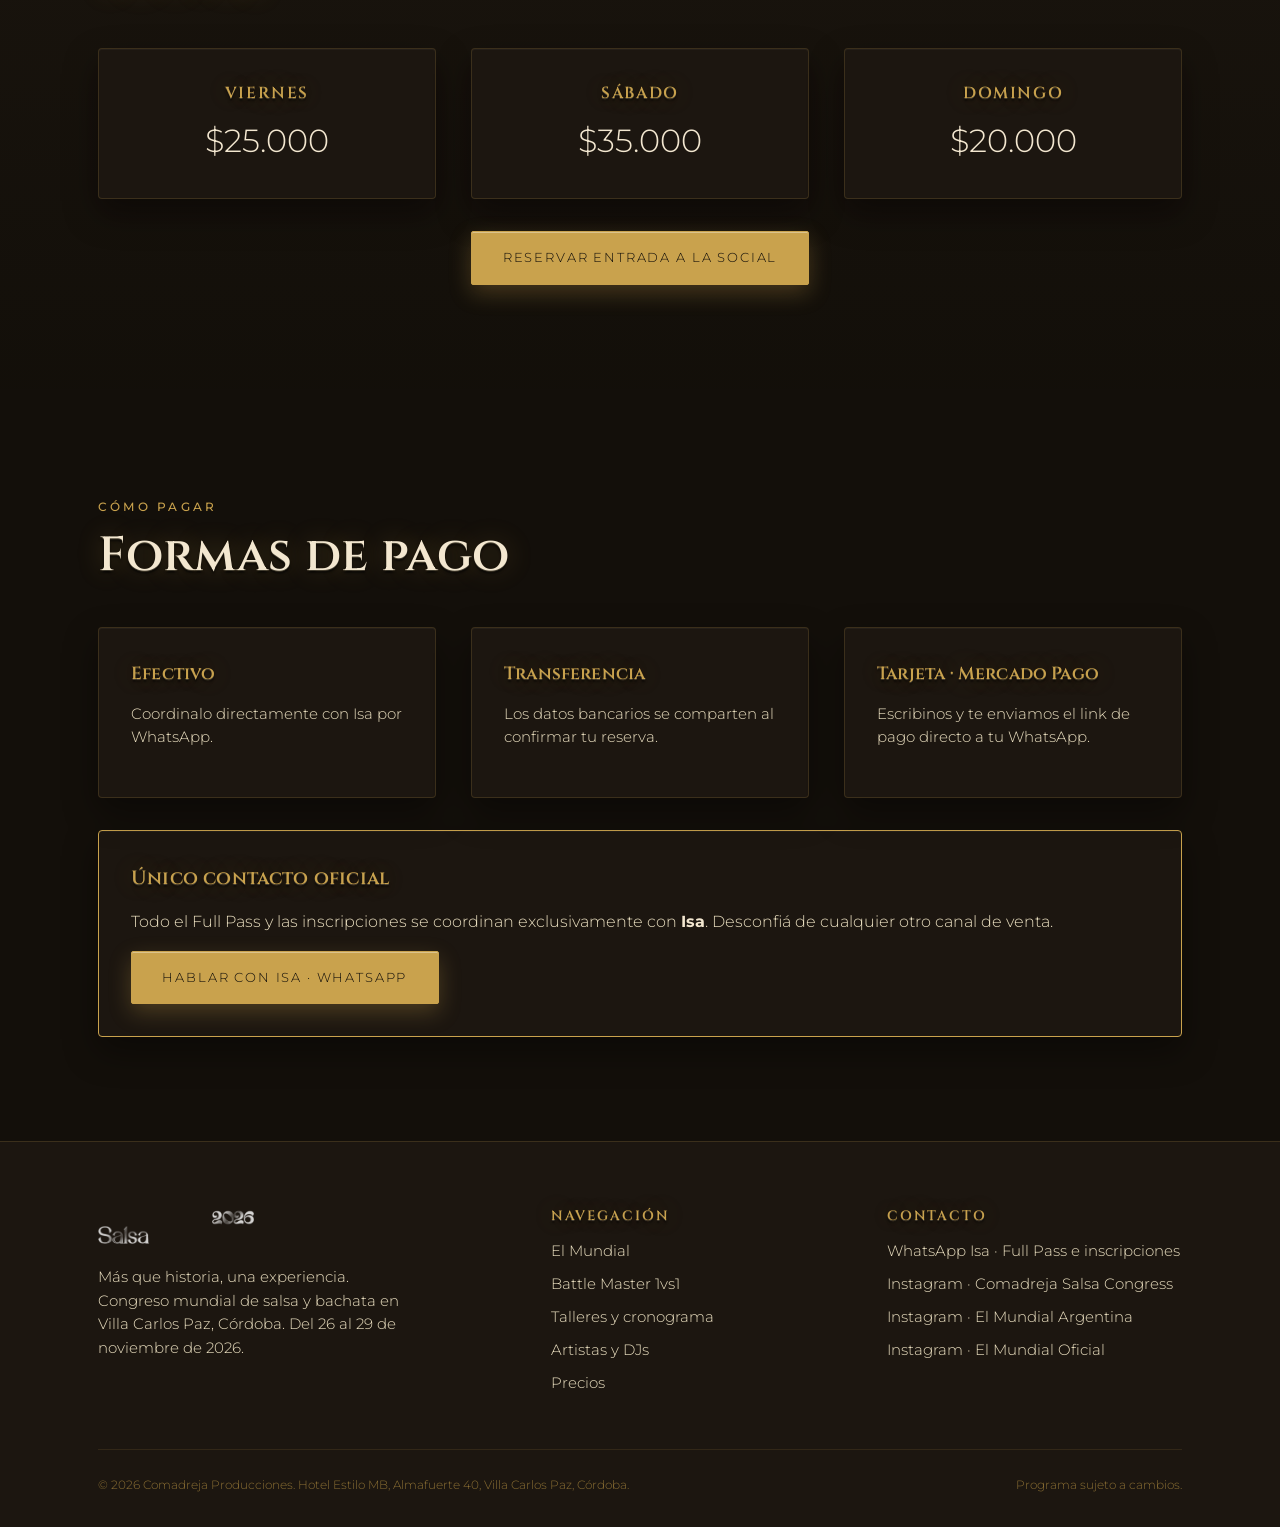
<file: precios.html>
<!DOCTYPE html>
<html lang="es">
<head>
<meta charset="UTF-8">
<meta name="viewport" content="width=device-width, initial-scale=1.0">
<title>Precios y formas de pago | Comadreja Salsa Congress 2026</title>
<meta name="description" content="Full Pass, inscripción a El Mundial y entradas a las noches de social del Comadreja Salsa Congress 2026. Pagos por efectivo, transferencia o Mercado Pago.">
<link rel="stylesheet" href="css/styles.css">

</head>
<body>
<header class="nav">
  <div class="nav-inner">
    <a href="index.html" class="nav-logo"><img src="assets/img/logo.png" alt="Comadreja Salsa Congress 2026"></a>
    <nav class="nav-links">
      <a href="index.html" class="">Inicio</a>
<a href="el-mundial.html" class="">El Mundial</a>
<a href="battle-master.html" class="">Battle Master</a>
<a href="talleres.html" class="">Talleres</a>
<a href="artistas.html" class="">Artistas</a>
<a href="precios.html" class="active">Precios</a>
<a href="contacto.html" class="">Contacto</a>

      <a href="https://wa.me/5493512066467?text=Hola%20Isa%21%20Quiero%20acceder%20al%20FULL%20PASS%20del%20Comadreja%20Salsa%20Congress%202026." class="nav-cta" target="_blank" rel="noopener">Full Pass</a>
    </nav>
    <button class="nav-toggle" aria-label="Abrir menú">☰</button>
  </div>
</header>

<section class="hero bg-cover" style="background-image:url('assets/img/stage-bg.jpg');min-height:50vh">
  <div class="spotlights"></div>
  <div class="hero-inner">
    <span class="eyebrow">Córdoba, Villa Carlos Paz, Argentina</span>
    <h1>Precios y <span class="gold">formas de pago</span></h1>
    <p class="hero-sub">Efectivo, transferencia y tarjeta a través de Mercado Pago. El único contacto oficial para el Full Pass e inscripciones es Isa.</p>
  </div>
</section>

<section class="section">
  <div class="container">
    <div class="grid grid-2">
      <div class="price-card featured">
        <span class="small-caps">Full Pass 2026</span>
        <div class="amount">$180.000</div>
        <ul class="price-list">
          <li>Inscripción a la competencia El Mundial, todas las categorías</li>
          <li>Inscripción al Comadreja Battle Master 1vs1</li>
          <li>Clases y talleres nacionales e internacionales</li>
          <li>Noches de shows y banda en vivo</li>
          <li>Noches de social</li>
        </ul>
        <a href="https://wa.me/5493512066467?text=Hola%20Isa%21%20Quiero%20acceder%20al%20FULL%20PASS%20del%20Comadreja%20Salsa%20Congress%202026." class="btn btn-solid" target="_blank" rel="noopener">Quiero el Full Pass</a>
      </div>

      <div class="price-card">
        <span class="small-caps">Inscripción El Mundial</span>
        <div class="amount">Desde $60.000</div>
        <ul class="price-list">
          <li>1 categoría — $60.000</li>
          <li>2 categorías — $60.000 + $30.000</li>
          <li>3 o más categorías — $60.000 + $20.000 por categoría extra</li>
          <li>Acceso jueves y viernes, días de competencia</li>
        </ul>
        <a href="https://wa.me/5493512066467?text=Hola%21%20Quiero%20informaci%C3%B3n%20para%20inscribirme%20en%20El%20Mundial%202026%2C%20sede%20C%C3%B3rdoba." class="btn btn-ghost" target="_blank" rel="noopener">Info para inscribirme</a>
      </div>
    </div>
  </div>
</section>

<section class="section section-wine" id="social">
  <div class="container">
    <span class="eyebrow">Solo por una noche</span>
    <h2 class="kicker-title">Entradas a las noches de social</h2>
    <div class="grid grid-3" style="margin-top:2rem">
      <div class="card" style="text-align:center">
        <h3 class="gold" style="font-size:1rem;text-transform:uppercase;letter-spacing:.1em">Viernes</h3>
        <div class="amount" style="font-size:2rem">$25.000</div>
      </div>
      <div class="card" style="text-align:center">
        <h3 class="gold" style="font-size:1rem;text-transform:uppercase;letter-spacing:.1em">Sábado</h3>
        <div class="amount" style="font-size:2rem">$35.000</div>
      </div>
      <div class="card" style="text-align:center">
        <h3 class="gold" style="font-size:1rem;text-transform:uppercase;letter-spacing:.1em">Domingo</h3>
        <div class="amount" style="font-size:2rem">$20.000</div>
      </div>
    </div>
    <div class="btn-row" style="margin-top:2rem;justify-content:center">
      <a href="https://wa.me/5493512066467?text=Hola%21%20Quiero%20reservar%20entrada%20para%20una%20noche%20social%20del%20Comadreja%20Salsa%20Congress%202026." class="btn btn-solid" target="_blank" rel="noopener">Reservar entrada a la social</a>
    </div>
  </div>
</section>

<section class="section">
  <div class="container">
    <span class="eyebrow">Cómo pagar</span>
    <h2 class="kicker-title">Formas de pago</h2>
    <div class="grid grid-3" style="margin-top:2rem">
      <div class="card"><h3 class="gold" style="font-size:1.1rem">Efectivo</h3><p style="color:var(--cream-2);font-size:.92rem">Coordinalo directamente con Isa por WhatsApp.</p></div>
      <div class="card"><h3 class="gold" style="font-size:1.1rem">Transferencia</h3><p style="color:var(--cream-2);font-size:.92rem">Los datos bancarios se comparten al confirmar tu reserva.</p></div>
      <div class="card"><h3 class="gold" style="font-size:1.1rem">Tarjeta · Mercado Pago</h3><p style="color:var(--cream-2);font-size:.92rem">Escribinos y te enviamos el link de pago directo a tu WhatsApp.</p></div>
    </div>
    <div class="card" style="margin-top:2rem;border-color:var(--gold)">
      <h3 class="gold" style="font-size:1.2rem">Único contacto oficial</h3>
      <p style="color:var(--cream-2)">Todo el Full Pass y las inscripciones se coordinan exclusivamente con <b style="color:var(--cream)">Isa</b>. Desconfiá de cualquier otro canal de venta.</p>
      <a href="https://wa.me/5493512066467?text=Hola%21%20Quiero%20m%C3%A1s%20informaci%C3%B3n%20sobre%20el%20Comadreja%20Salsa%20Congress%202026." class="btn btn-solid" target="_blank" rel="noopener">Hablar con Isa · WhatsApp</a>
    </div>
  </div>
</section>

<footer class="footer">
  <div class="container">
    <div class="footer-grid">
      <div>
        <img src="assets/img/logo.png" alt="Comadreja Salsa Congress" style="height:44px;margin-bottom:1rem">
        <p style="color:var(--cream-2);font-size:.92rem;max-width:320px">Más que historia, una experiencia. Congreso mundial de salsa y bachata en Villa Carlos Paz, Córdoba. Del 26 al 29 de noviembre de 2026.</p>
      </div>
      <div>
        <h4>Navegación</h4>
        <a href="el-mundial.html">El Mundial</a>
        <a href="battle-master.html">Battle Master 1vs1</a>
        <a href="talleres.html">Talleres y cronograma</a>
        <a href="artistas.html">Artistas y DJs</a>
        <a href="precios.html">Precios</a>
      </div>
      <div>
        <h4>Contacto</h4>
        <a href="https://wa.me/5493512066467?text=Hola%21%20Quiero%20m%C3%A1s%20informaci%C3%B3n%20sobre%20el%20Comadreja%20Salsa%20Congress%202026." target="_blank" rel="noopener">WhatsApp Isa · Full Pass e inscripciones</a>
        <a href="https://www.instagram.com/comadrejasalsacongress/?hl=en" target="_blank" rel="noopener">Instagram · Comadreja Salsa Congress</a>
        <a href="https://www.instagram.com/elmundial.argentina/?hl=en" target="_blank" rel="noopener">Instagram · El Mundial Argentina</a>
        <a href="https://www.instagram.com/elmundial.oficial/?hl=en" target="_blank" rel="noopener">Instagram · El Mundial Oficial</a>
      </div>
    </div>
    <div class="footer-bottom">
      <span>© 2026 Comadreja Producciones. Hotel Estilo MB, Almafuerte 40, Villa Carlos Paz, Córdoba.</span>
      <span>Programa sujeto a cambios.</span>
    </div>
  </div>
</footer>
<a class="wa-float" href="https://wa.me/5493512066467?text=Hola%21%20Quiero%20m%C3%A1s%20informaci%C3%B3n%20sobre%20el%20Comadreja%20Salsa%20Congress%202026." target="_blank" rel="noopener" aria-label="WhatsApp">☎</a>
<script src="js/main.js"></script>
</body>
</html>
</file>
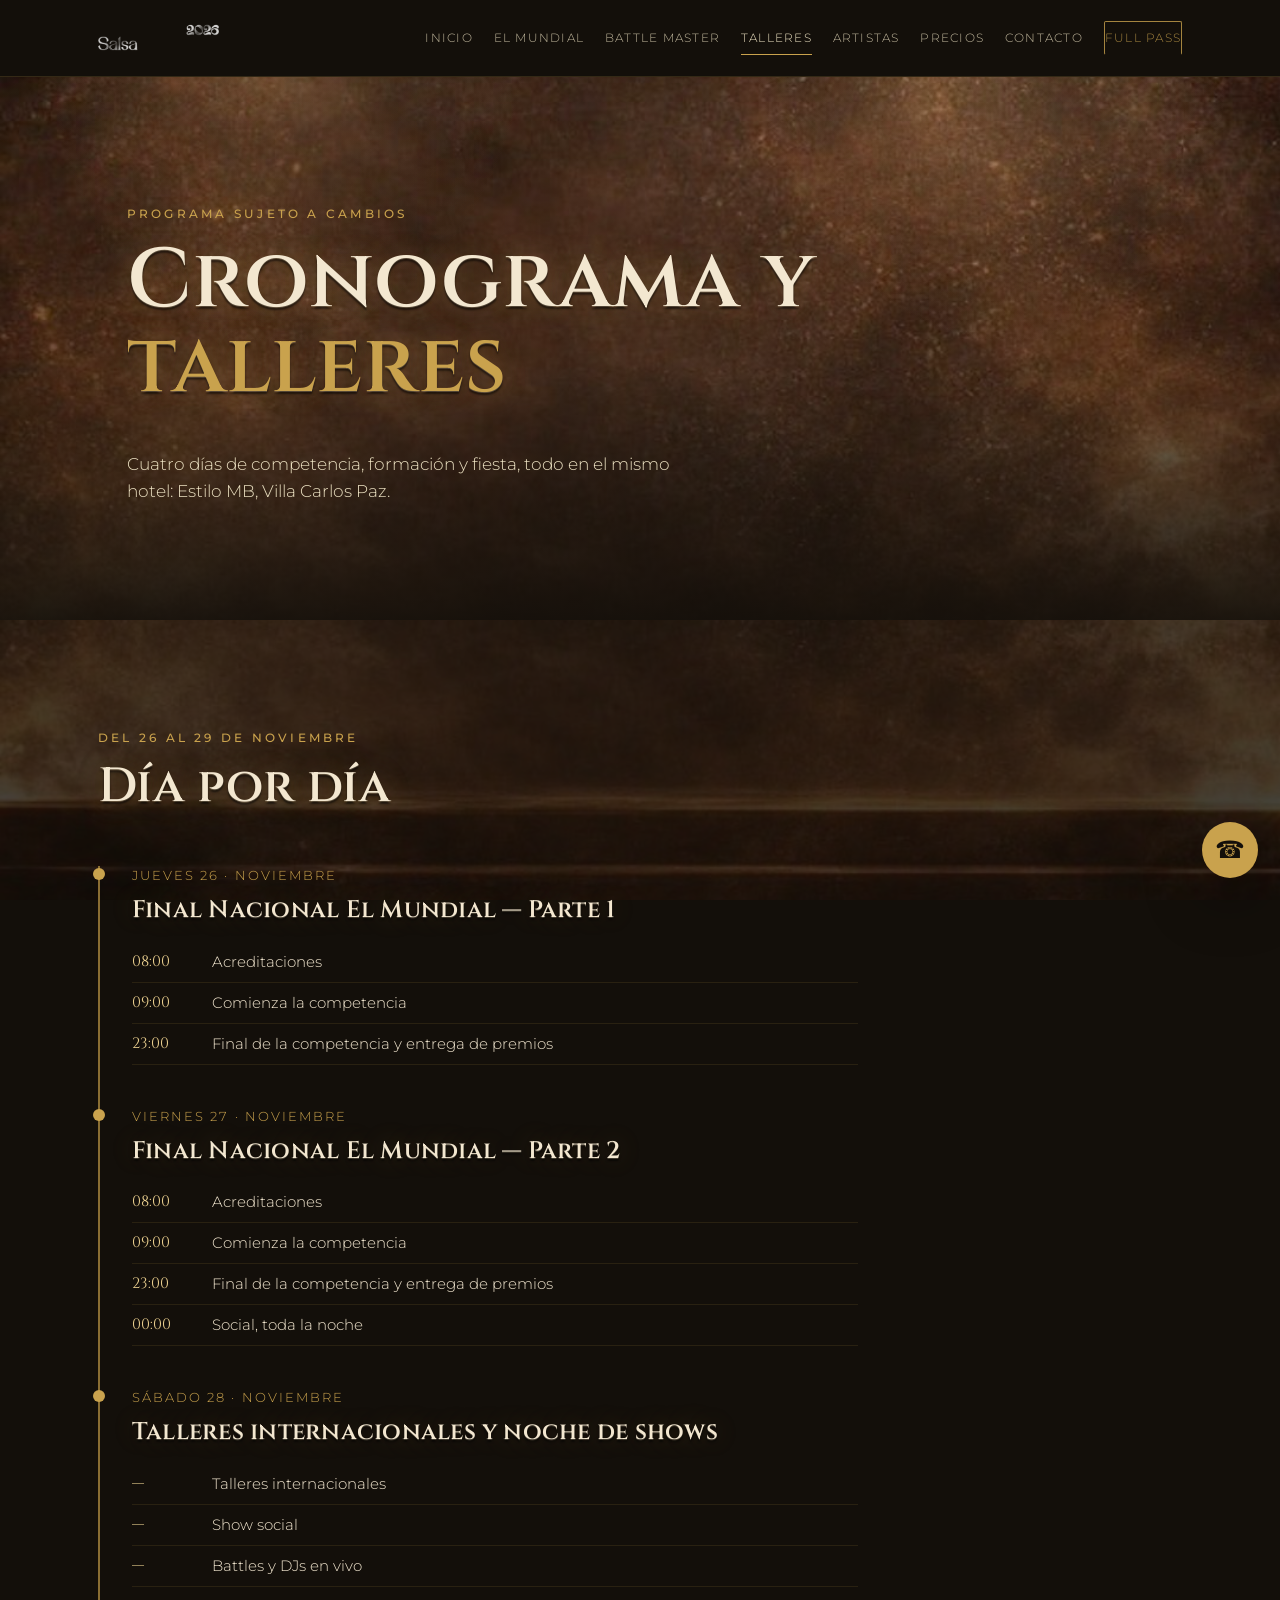
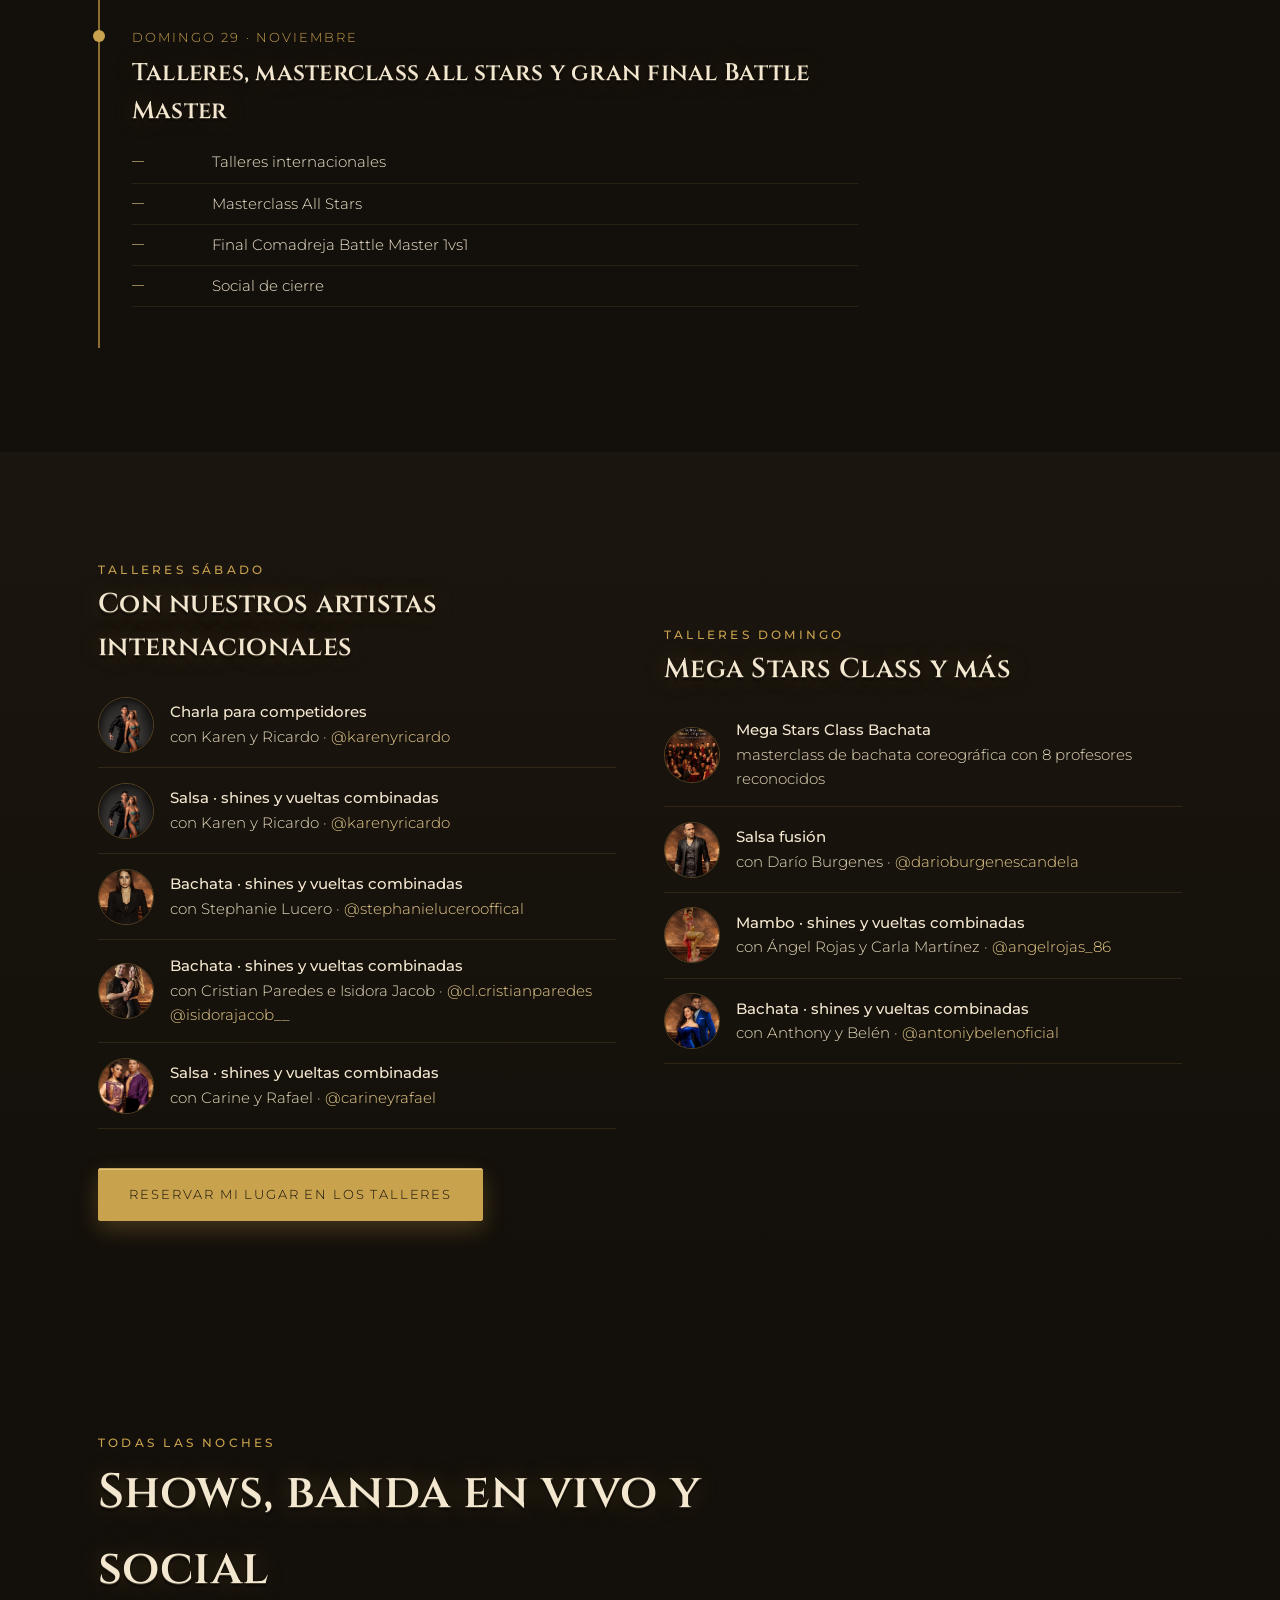
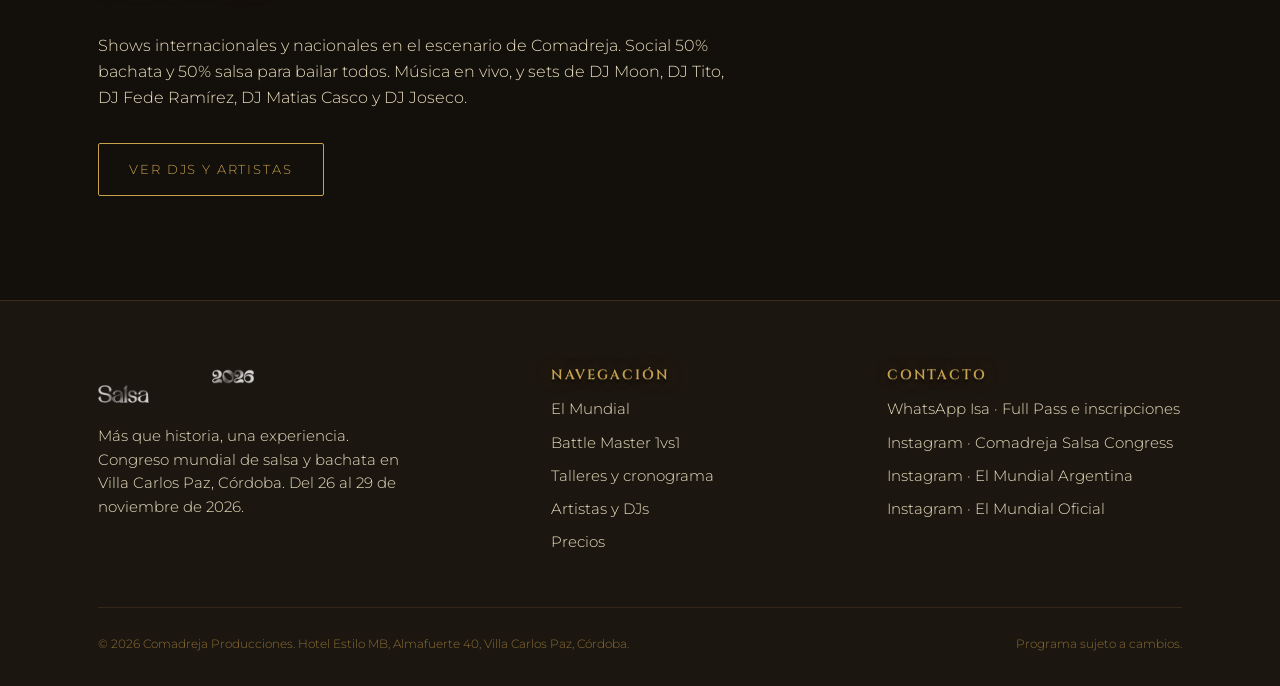
<file: talleres.html>
<!DOCTYPE html>
<html lang="es">
<head>
<meta charset="UTF-8">
<meta name="viewport" content="width=device-width, initial-scale=1.0">
<title>Cronograma y talleres | Comadreja Salsa Congress 2026</title>
<meta name="description" content="Programa completo del Comadreja Salsa Congress 2026: cronograma día por día, talleres internacionales, shows y noches sociales.">
<link rel="stylesheet" href="css/styles.css">

</head>
<body>
<header class="nav">
  <div class="nav-inner">
    <a href="index.html" class="nav-logo"><img src="assets/img/logo.png" alt="Comadreja Salsa Congress 2026"></a>
    <nav class="nav-links">
      <a href="index.html" class="">Inicio</a>
<a href="el-mundial.html" class="">El Mundial</a>
<a href="battle-master.html" class="">Battle Master</a>
<a href="talleres.html" class="active">Talleres</a>
<a href="artistas.html" class="">Artistas</a>
<a href="precios.html" class="">Precios</a>
<a href="contacto.html" class="">Contacto</a>

      <a href="https://wa.me/5493512066467?text=Hola%20Isa%21%20Quiero%20acceder%20al%20FULL%20PASS%20del%20Comadreja%20Salsa%20Congress%202026." class="nav-cta" target="_blank" rel="noopener">Full Pass</a>
    </nav>
    <button class="nav-toggle" aria-label="Abrir menú">☰</button>
  </div>
</header>

<section class="hero bg-cover" style="background-image:url('assets/img/stage-bg.jpg');min-height:56vh">
  <div class="spotlights"></div>
  <div class="hero-inner">
    <span class="eyebrow">Programa sujeto a cambios</span>
    <h1>Cronograma y <span class="gold">talleres</span></h1>
    <p class="hero-sub">Cuatro días de competencia, formación y fiesta, todo en el mismo hotel: Estilo MB, Villa Carlos Paz.</p>
  </div>
</section>

<section class="section">
  <div class="container">
    <span class="eyebrow">Del 26 al 29 de noviembre</span>
    <h2 class="kicker-title">Día por día</h2>
    <div style="margin-top:2.5rem;max-width:760px">

      <div class="day-block">
        <span class="day-tag">Jueves 26 · Noviembre</span>
        <h3>Final Nacional El Mundial — Parte 1</h3>
        <div class="slot"><time>08:00</time><span>Acreditaciones</span></div>
        <div class="slot"><time>09:00</time><span>Comienza la competencia</span></div>
        <div class="slot"><time>23:00</time><span>Final de la competencia y entrega de premios</span></div>
      </div>

      <div class="day-block">
        <span class="day-tag">Viernes 27 · Noviembre</span>
        <h3>Final Nacional El Mundial — Parte 2</h3>
        <div class="slot"><time>08:00</time><span>Acreditaciones</span></div>
        <div class="slot"><time>09:00</time><span>Comienza la competencia</span></div>
        <div class="slot"><time>23:00</time><span>Final de la competencia y entrega de premios</span></div>
        <div class="slot"><time>00:00</time><span>Social, toda la noche</span></div>
      </div>

      <div class="day-block">
        <span class="day-tag">Sábado 28 · Noviembre</span>
        <h3>Talleres internacionales y noche de shows</h3>
        <div class="slot"><time>—</time><span>Talleres internacionales</span></div>
        <div class="slot"><time>—</time><span>Show social</span></div>
        <div class="slot"><time>—</time><span>Battles y DJs en vivo</span></div>
      </div>

      <div class="day-block">
        <span class="day-tag">Domingo 29 · Noviembre</span>
        <h3>Talleres, masterclass all stars y gran final Battle Master</h3>
        <div class="slot"><time>—</time><span>Talleres internacionales</span></div>
        <div class="slot"><time>—</time><span>Masterclass All Stars</span></div>
        <div class="slot"><time>—</time><span>Final Comadreja Battle Master 1vs1</span></div>
        <div class="slot"><time>—</time><span>Social de cierre</span></div>
      </div>
    </div>
  </div>
</section>

<section class="section section-wine">
  <div class="container">
    <div class="split">
      <div>
        <span class="eyebrow">Talleres sábado</span>
        <h2 class="kicker-title" style="font-size:1.7rem">Con nuestros artistas internacionales</h2>
        <ul class="workshop-list">
          <li><img src="assets/img/artist-karen-ricardo.jpg" alt="Karen y Ricardo"><span><b>Charla para competidores</b><br>con Karen y Ricardo · <a href="https://instagram.com/karenyricardo" target="_blank" rel="noopener">@karenyricardo</a></span></li>
          <li><img src="assets/img/artist-karen-ricardo.jpg" alt="Karen y Ricardo"><span><b>Salsa · shines y vueltas combinadas</b><br>con Karen y Ricardo · <a href="https://instagram.com/karenyricardo" target="_blank" rel="noopener">@karenyricardo</a></span></li>
          <li><img src="assets/img/artist-stephanie-lucero.jpg" alt="Stephanie Lucero"><span><b>Bachata · shines y vueltas combinadas</b><br>con Stephanie Lucero · <a href="https://instagram.com/stephanielucerooffical" target="_blank" rel="noopener">@stephanielucerooffical</a></span></li>
          <li><img src="assets/img/artist-isidora-cristian.jpg" alt="Cristian Paredes e Isidora Jacob"><span><b>Bachata · shines y vueltas combinadas</b><br>con Cristian Paredes e Isidora Jacob · <a href="https://instagram.com/cl.cristianparedes" target="_blank" rel="noopener">@cl.cristianparedes</a> <a href="https://instagram.com/isidorajacob__" target="_blank" rel="noopener">@isidorajacob__</a></span></li>
          <li><img src="assets/img/artist-carine-rafael.jpg" alt="Carine y Rafael"><span><b>Salsa · shines y vueltas combinadas</b><br>con Carine y Rafael · <a href="https://instagram.com/carineyrafael" target="_blank" rel="noopener">@carineyrafael</a></span></li>
        </ul>
      </div>
      <div>
        <span class="eyebrow">Talleres domingo</span>
        <h2 class="kicker-title" style="font-size:1.7rem">Mega Stars Class y más</h2>
        <ul class="workshop-list">
          <li><img src="assets/img/lineup-group.jpg" alt="Mega Stars Class Bachata"><span><b>Mega Stars Class Bachata</b><br>masterclass de bachata coreográfica con 8 profesores reconocidos</span></li>
          <li><img src="assets/img/artist-dario-burgenes.jpg" alt="Darío Burgenes"><span><b>Salsa fusión</b><br>con Darío Burgenes · <a href="https://instagram.com/darioburgenescandela" target="_blank" rel="noopener">@darioburgenescandela</a></span></li>
          <li><img src="assets/img/artist-angel-carly.jpg" alt="Ángel Rojas y Carla Martínez"><span><b>Mambo · shines y vueltas combinadas</b><br>con Ángel Rojas y Carla Martínez · <a href="https://instagram.com/angelrojas_86" target="_blank" rel="noopener">@angelrojas_86</a></span></li>
          <li><img src="assets/img/artist-antoni-belen.jpg" alt="Anthony y Belén"><span><b>Bachata · shines y vueltas combinadas</b><br>con Anthony y Belén · <a href="https://instagram.com/antoniybelenoficial" target="_blank" rel="noopener">@antoniybelenoficial</a></span></li>
        </ul>
      </div>
    </div>
    <div class="btn-row" style="margin-top:2.4rem">
      <a href="https://wa.me/5493512066467?text=Hola%20Isa%21%20Quiero%20acceder%20al%20FULL%20PASS%20del%20Comadreja%20Salsa%20Congress%202026." class="btn btn-solid" target="_blank" rel="noopener">Reservar mi lugar en los talleres</a>
    </div>
  </div>
</section>

<section class="section">
  <div class="container">
    <span class="eyebrow">Todas las noches</span>
    <h2 class="kicker-title">Shows, banda en vivo y social</h2>
    <p class="lede" style="margin-top:1rem">Shows internacionales y nacionales en el escenario de Comadreja. Social 50% bachata y 50% salsa para bailar todos. Música en vivo, y sets de DJ Moon, DJ Tito, DJ Fede Ramírez, DJ Matias Casco y DJ Joseco.</p>
    <a href="artistas.html" class="btn btn-ghost" style="margin-top:1rem">Ver DJs y artistas</a>
  </div>
</section>

<footer class="footer">
  <div class="container">
    <div class="footer-grid">
      <div>
        <img src="assets/img/logo.png" alt="Comadreja Salsa Congress" style="height:44px;margin-bottom:1rem">
        <p style="color:var(--cream-2);font-size:.92rem;max-width:320px">Más que historia, una experiencia. Congreso mundial de salsa y bachata en Villa Carlos Paz, Córdoba. Del 26 al 29 de noviembre de 2026.</p>
      </div>
      <div>
        <h4>Navegación</h4>
        <a href="el-mundial.html">El Mundial</a>
        <a href="battle-master.html">Battle Master 1vs1</a>
        <a href="talleres.html">Talleres y cronograma</a>
        <a href="artistas.html">Artistas y DJs</a>
        <a href="precios.html">Precios</a>
      </div>
      <div>
        <h4>Contacto</h4>
        <a href="https://wa.me/5493512066467?text=Hola%21%20Quiero%20m%C3%A1s%20informaci%C3%B3n%20sobre%20el%20Comadreja%20Salsa%20Congress%202026." target="_blank" rel="noopener">WhatsApp Isa · Full Pass e inscripciones</a>
        <a href="https://www.instagram.com/comadrejasalsacongress/?hl=en" target="_blank" rel="noopener">Instagram · Comadreja Salsa Congress</a>
        <a href="https://www.instagram.com/elmundial.argentina/?hl=en" target="_blank" rel="noopener">Instagram · El Mundial Argentina</a>
        <a href="https://www.instagram.com/elmundial.oficial/?hl=en" target="_blank" rel="noopener">Instagram · El Mundial Oficial</a>
      </div>
    </div>
    <div class="footer-bottom">
      <span>© 2026 Comadreja Producciones. Hotel Estilo MB, Almafuerte 40, Villa Carlos Paz, Córdoba.</span>
      <span>Programa sujeto a cambios.</span>
    </div>
  </div>
</footer>
<a class="wa-float" href="https://wa.me/5493512066467?text=Hola%21%20Quiero%20m%C3%A1s%20informaci%C3%B3n%20sobre%20el%20Comadreja%20Salsa%20Congress%202026." target="_blank" rel="noopener" aria-label="WhatsApp">☎</a>
<script src="js/main.js"></script>
</body>
</html>
</file>
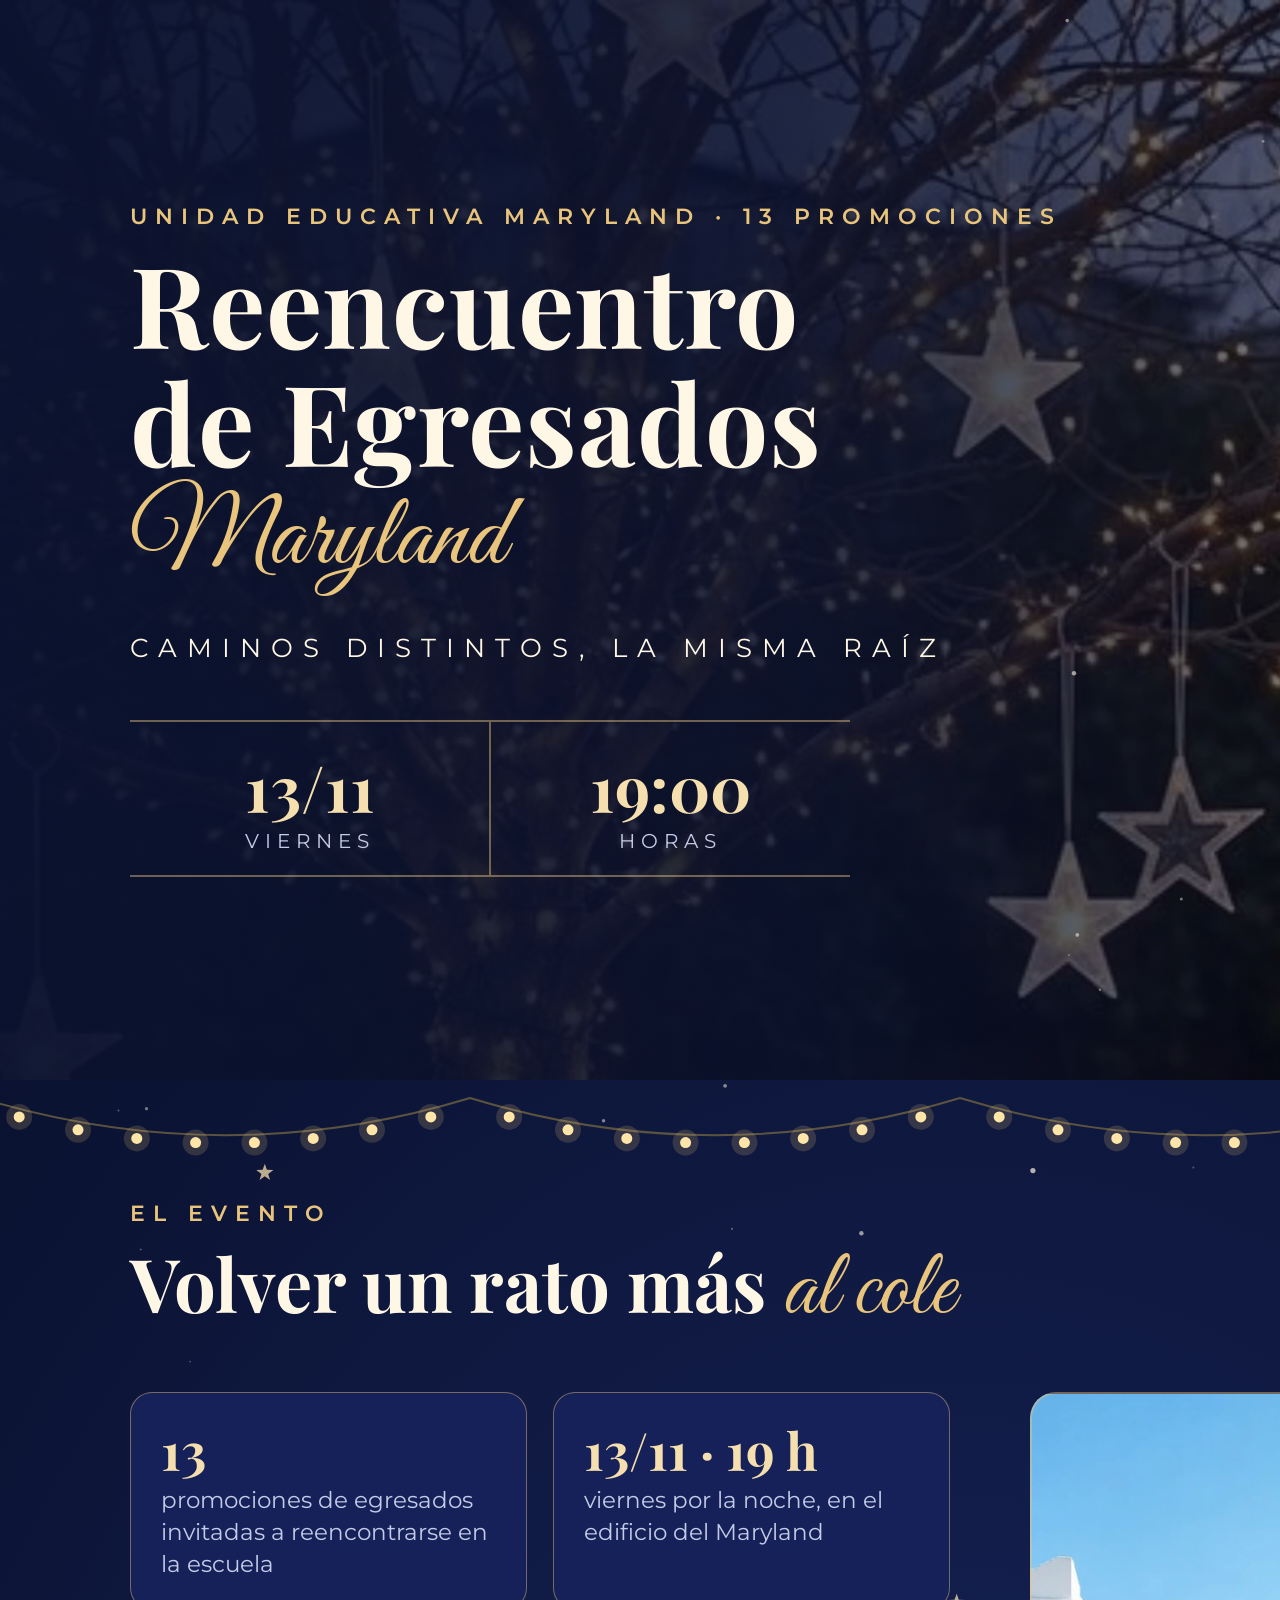
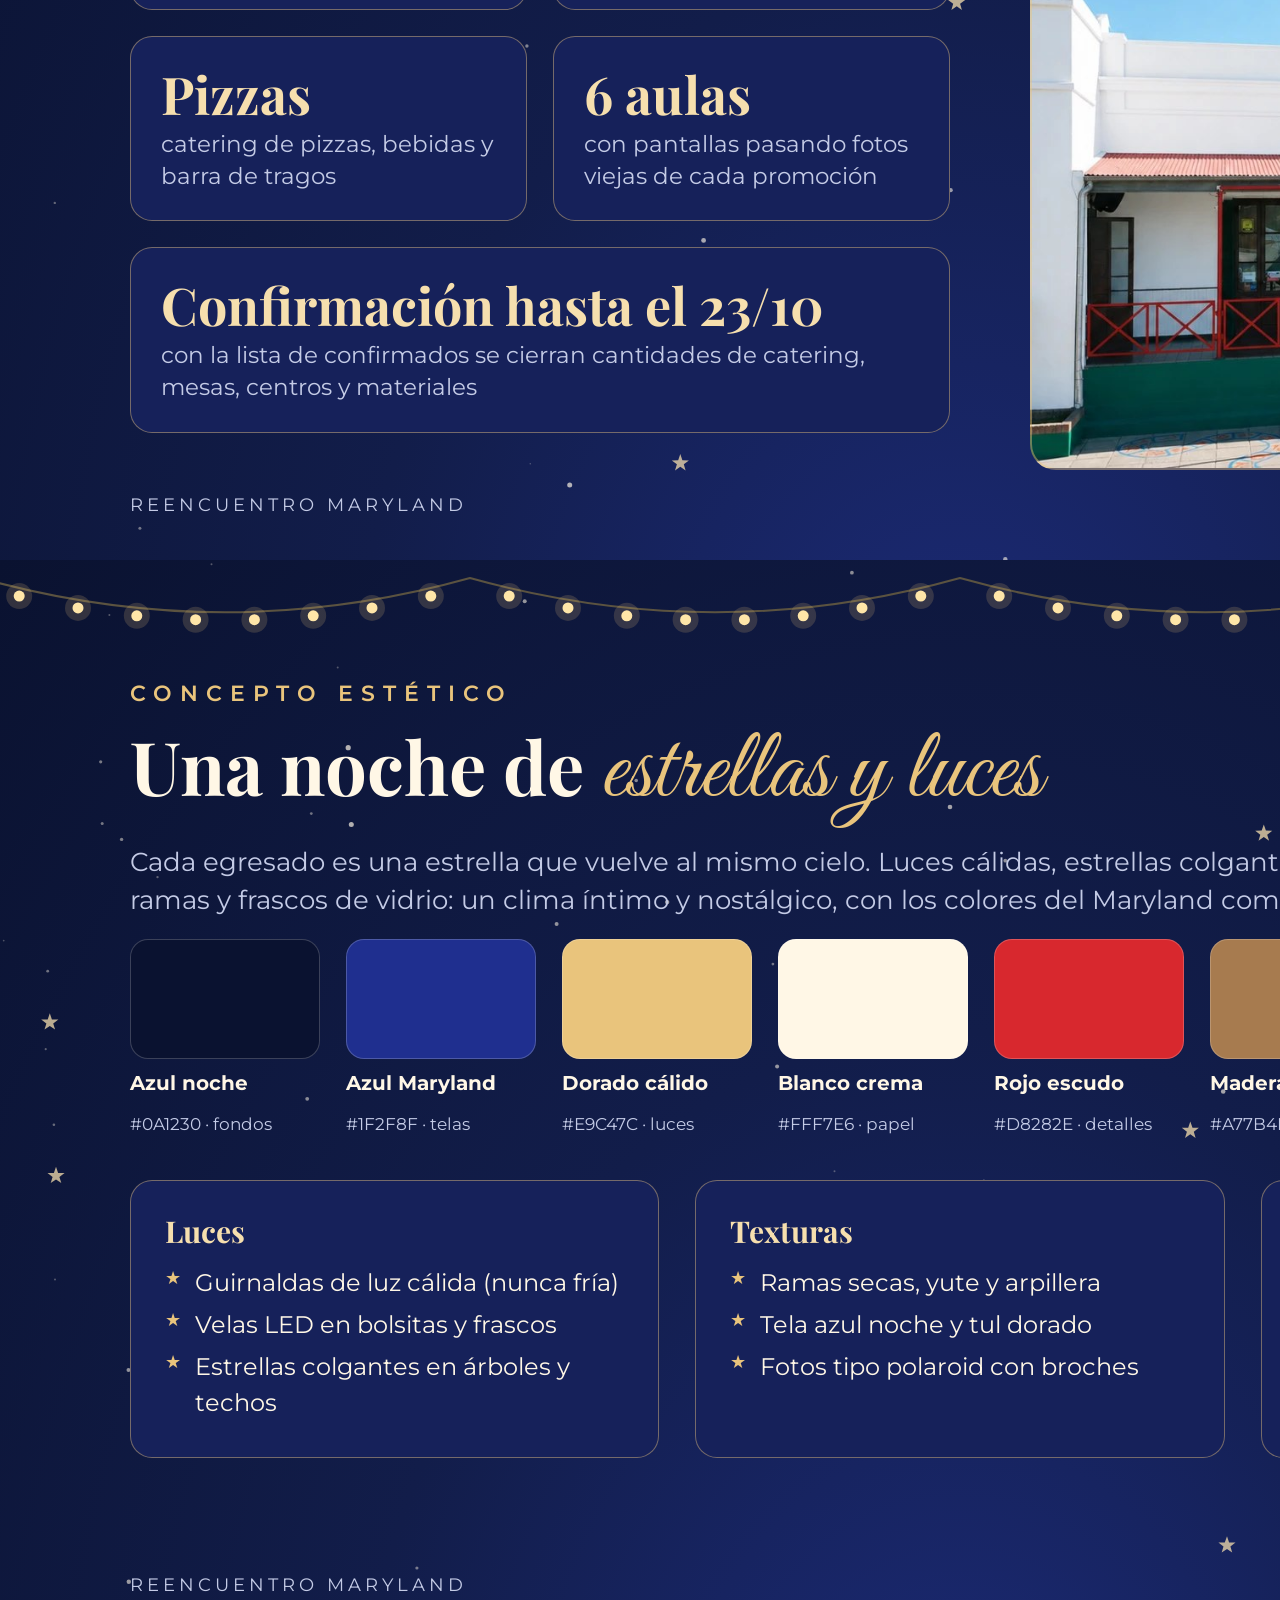
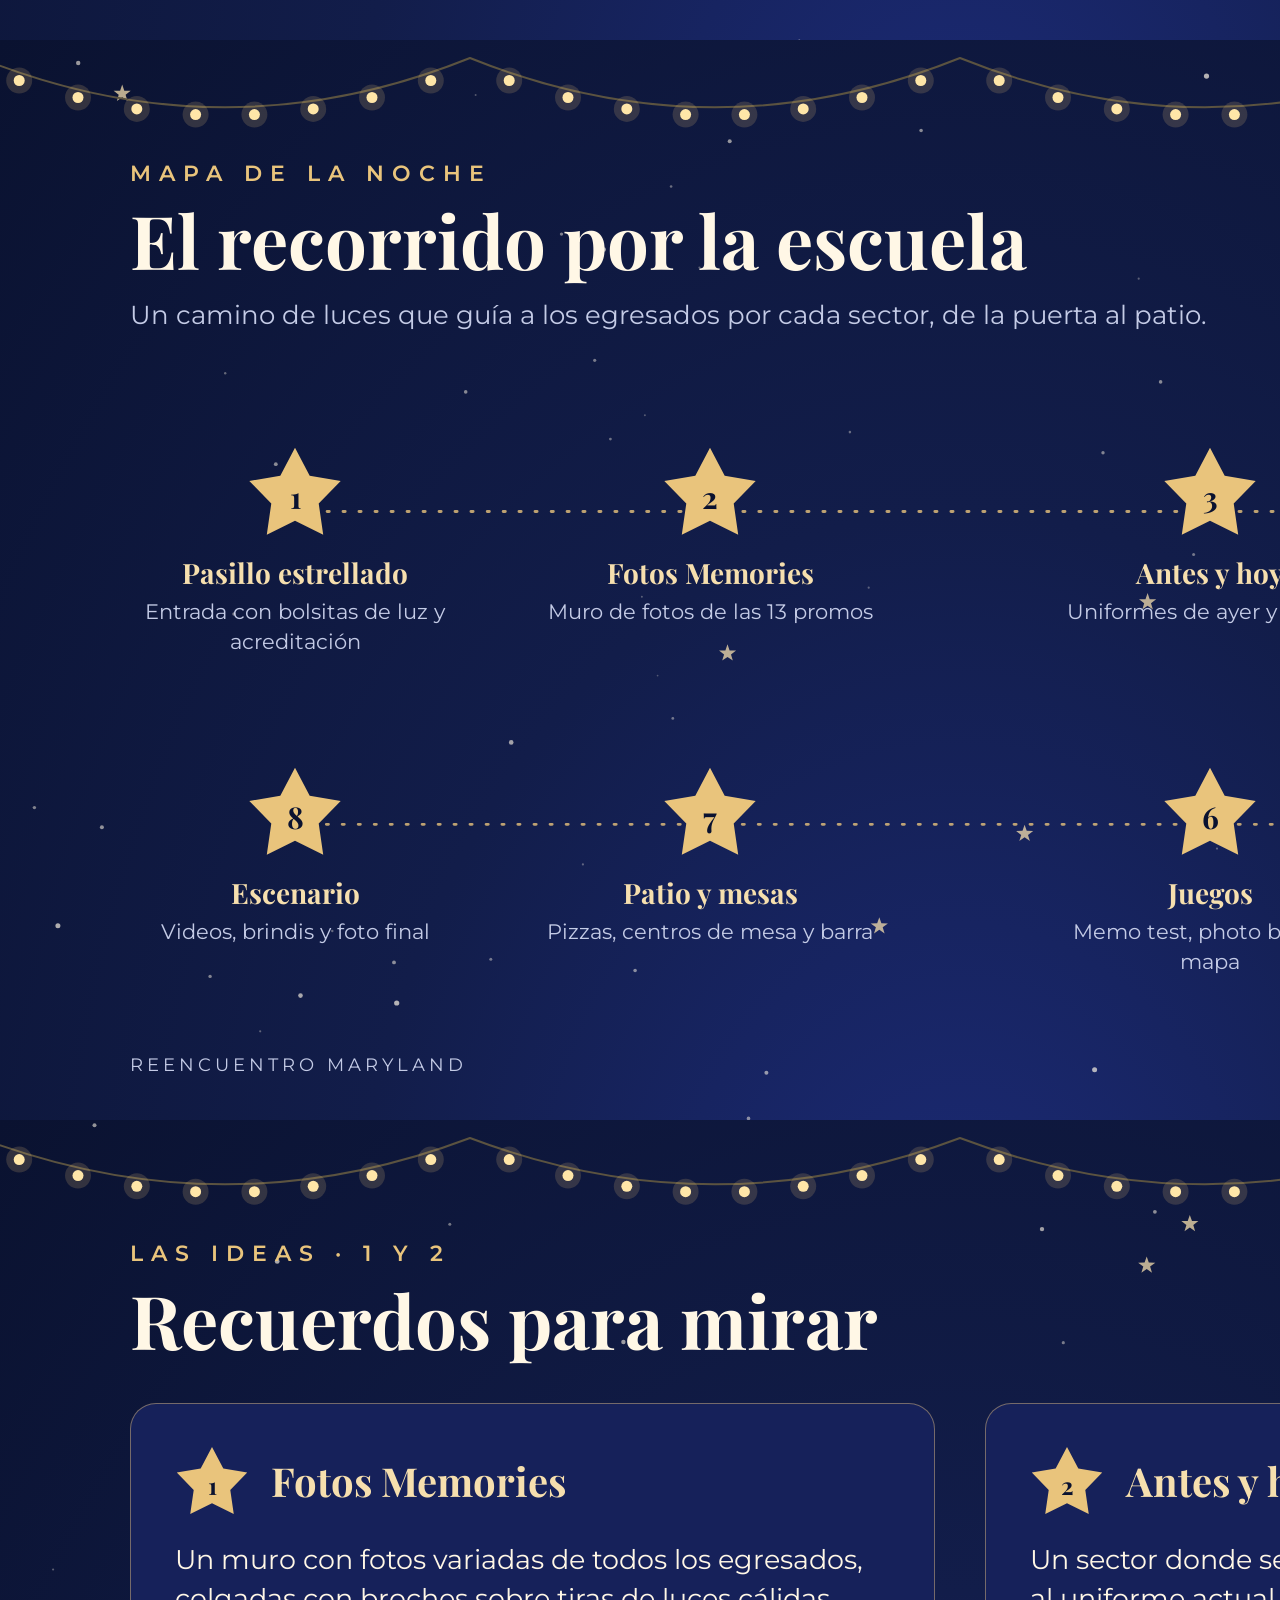
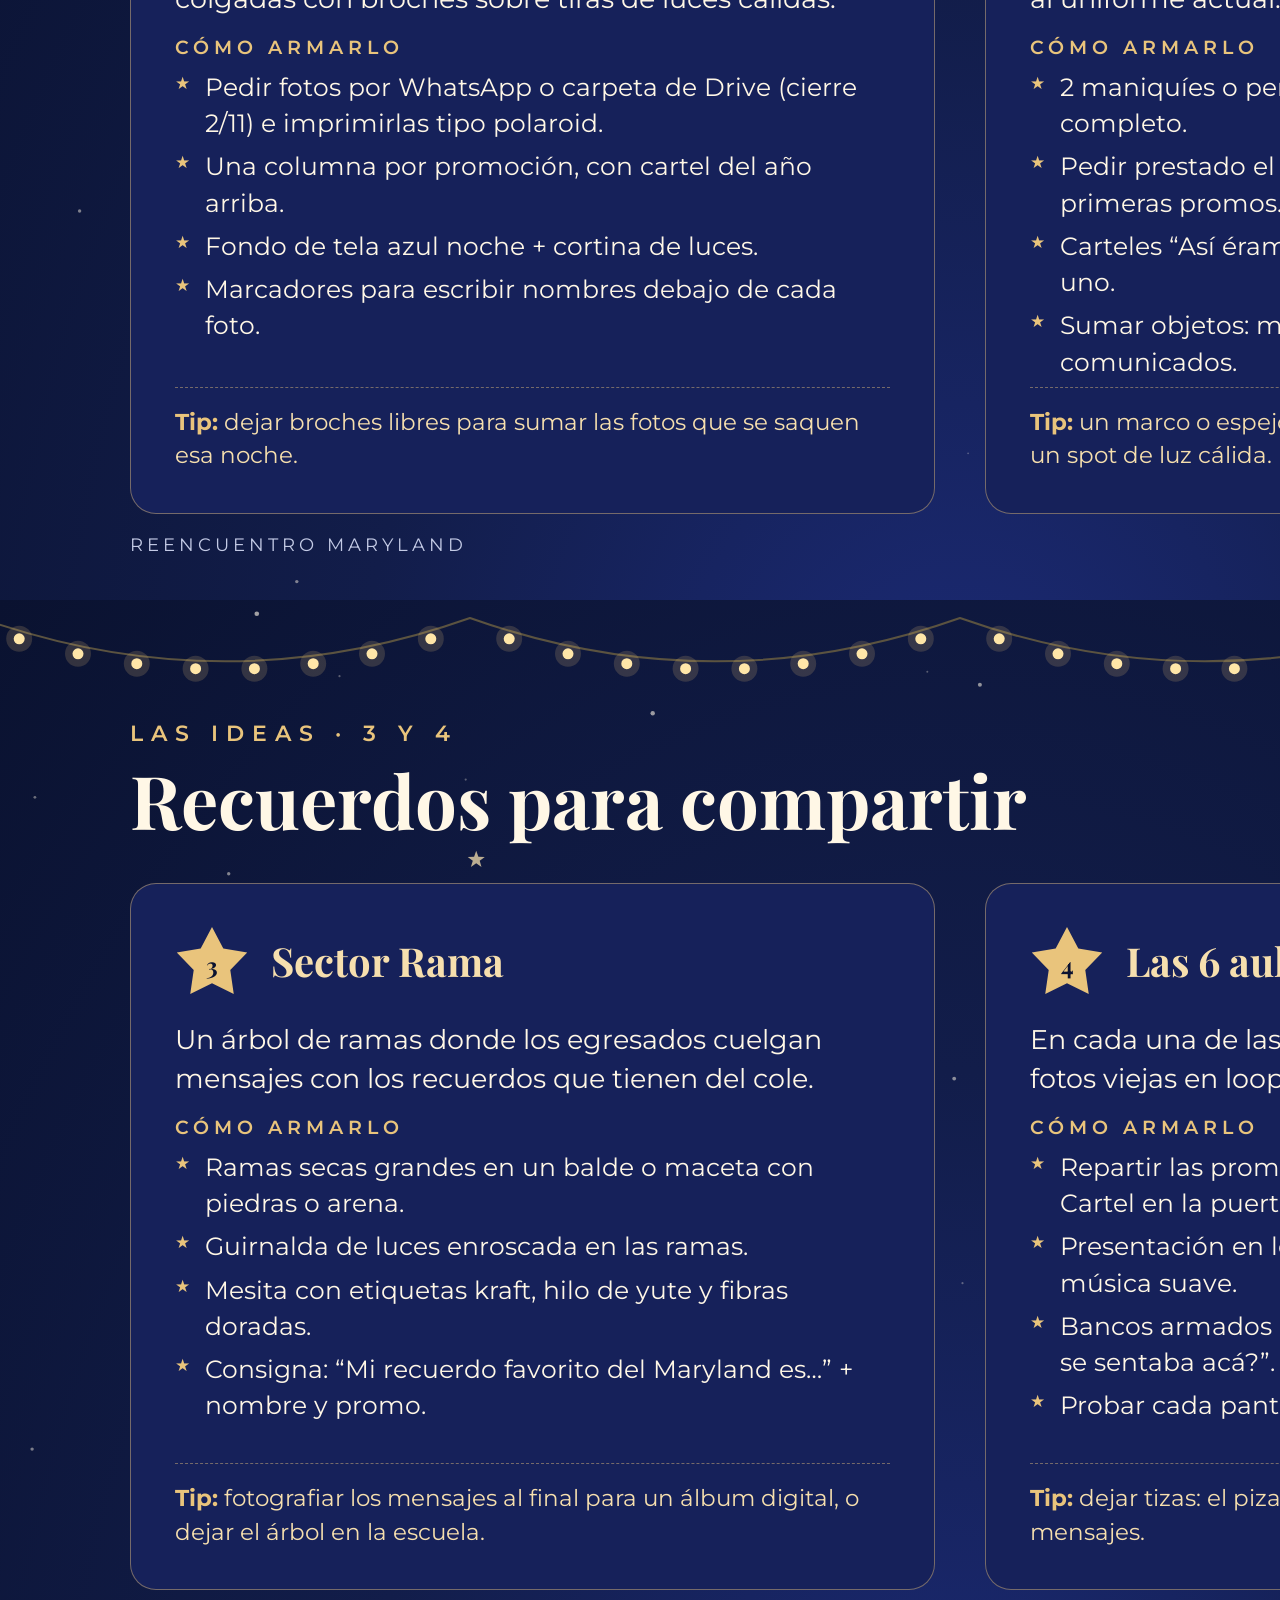
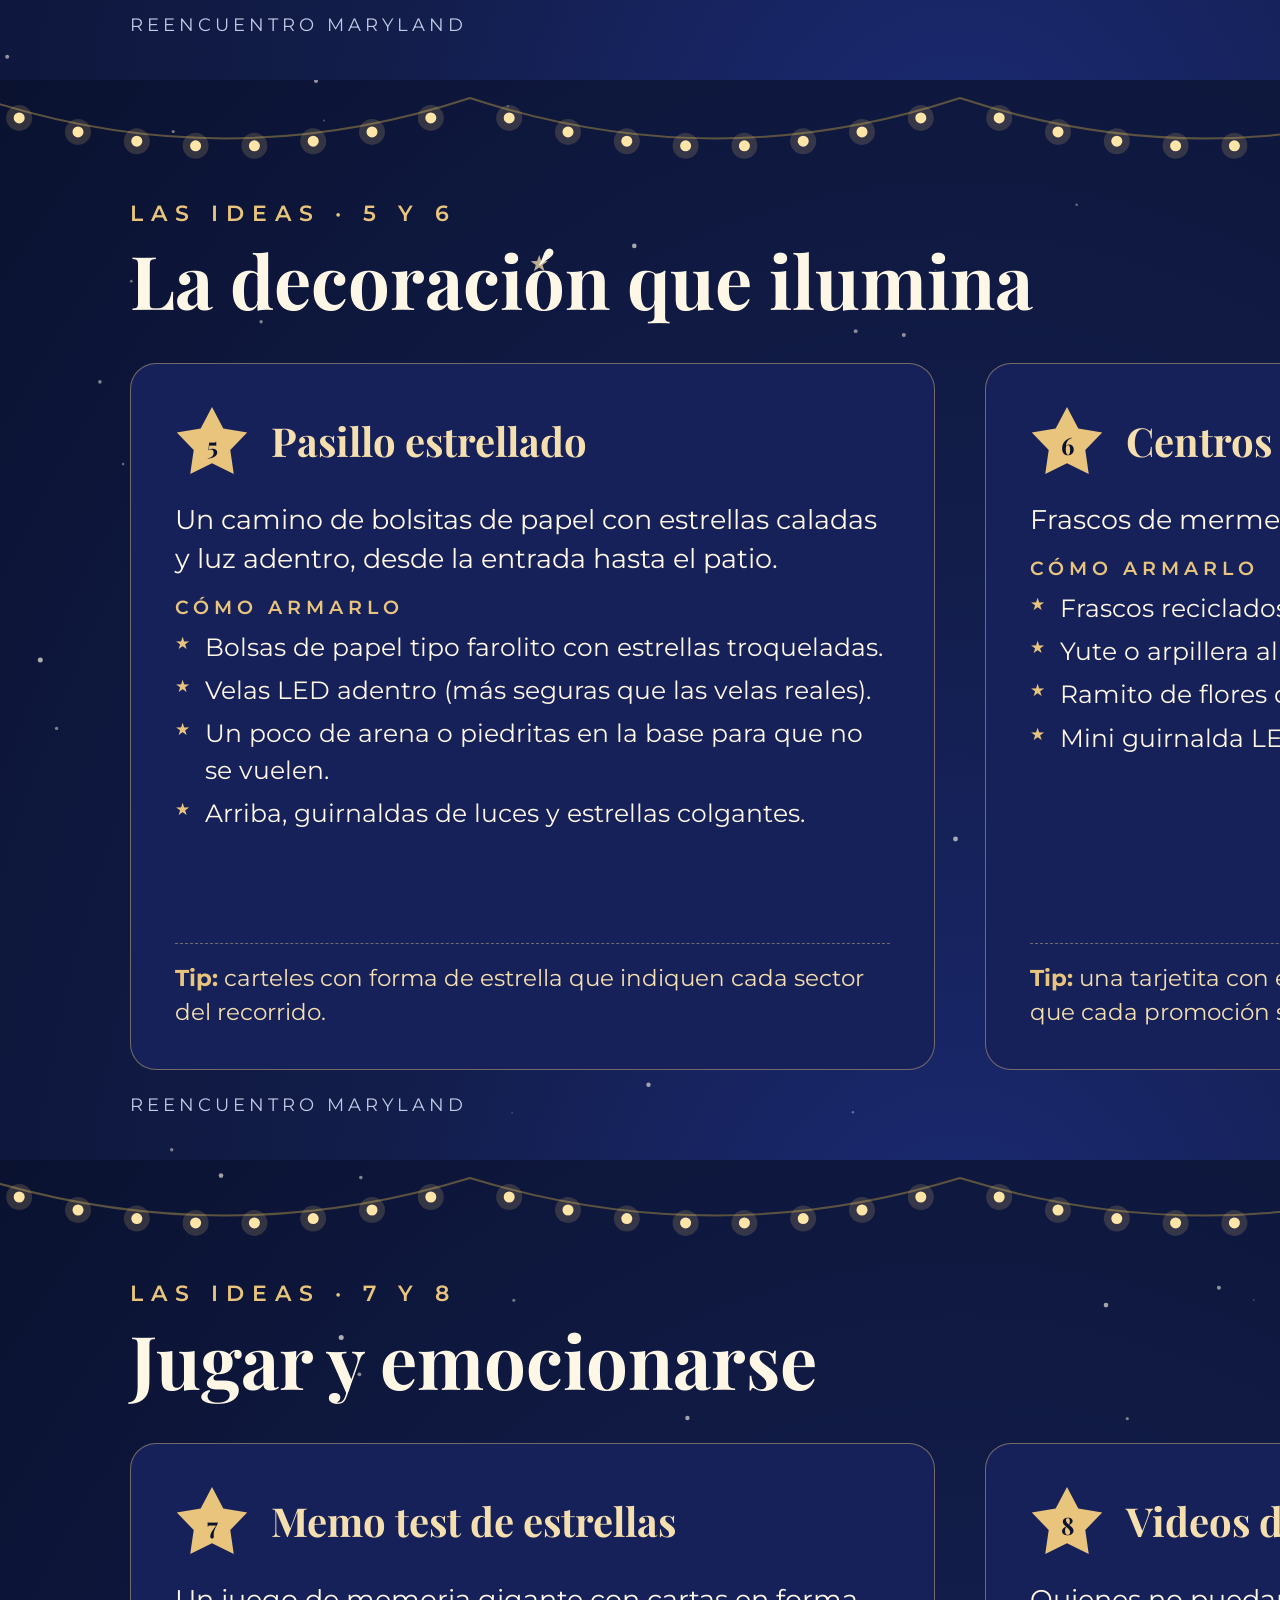
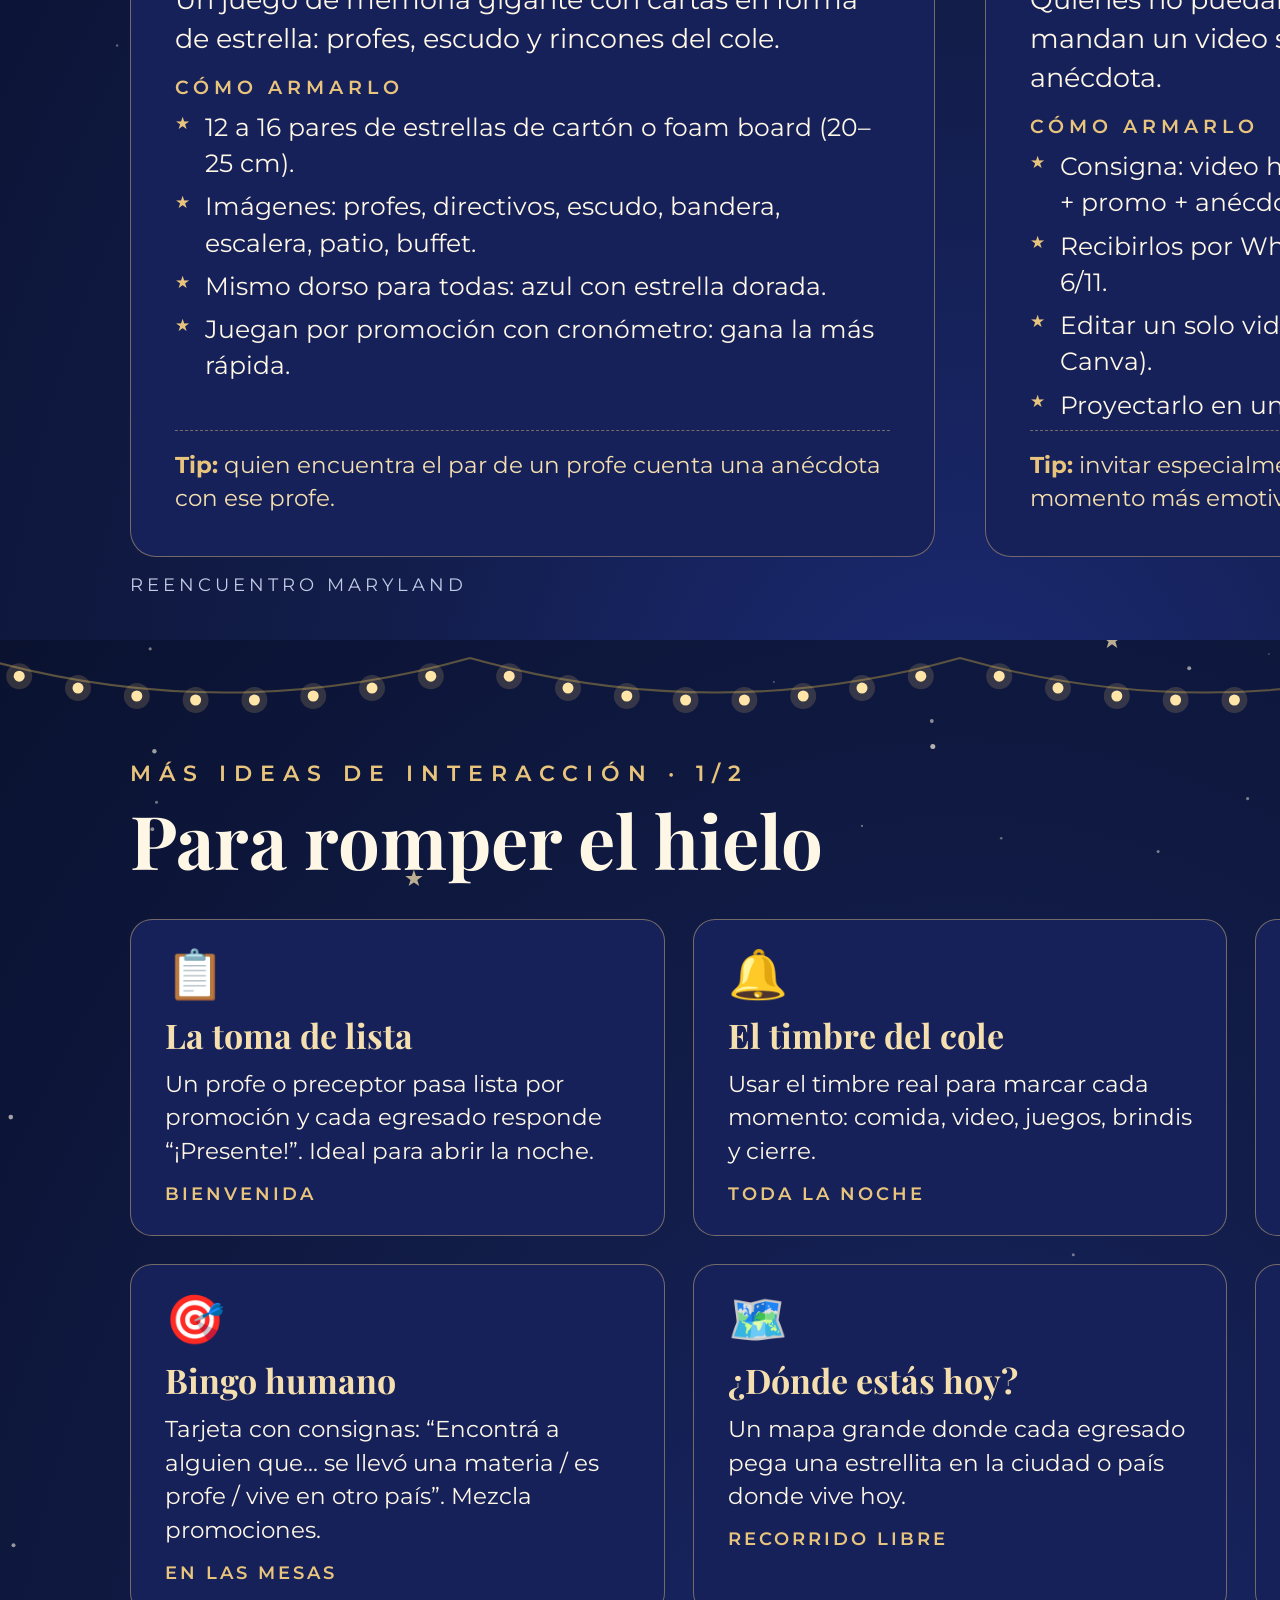
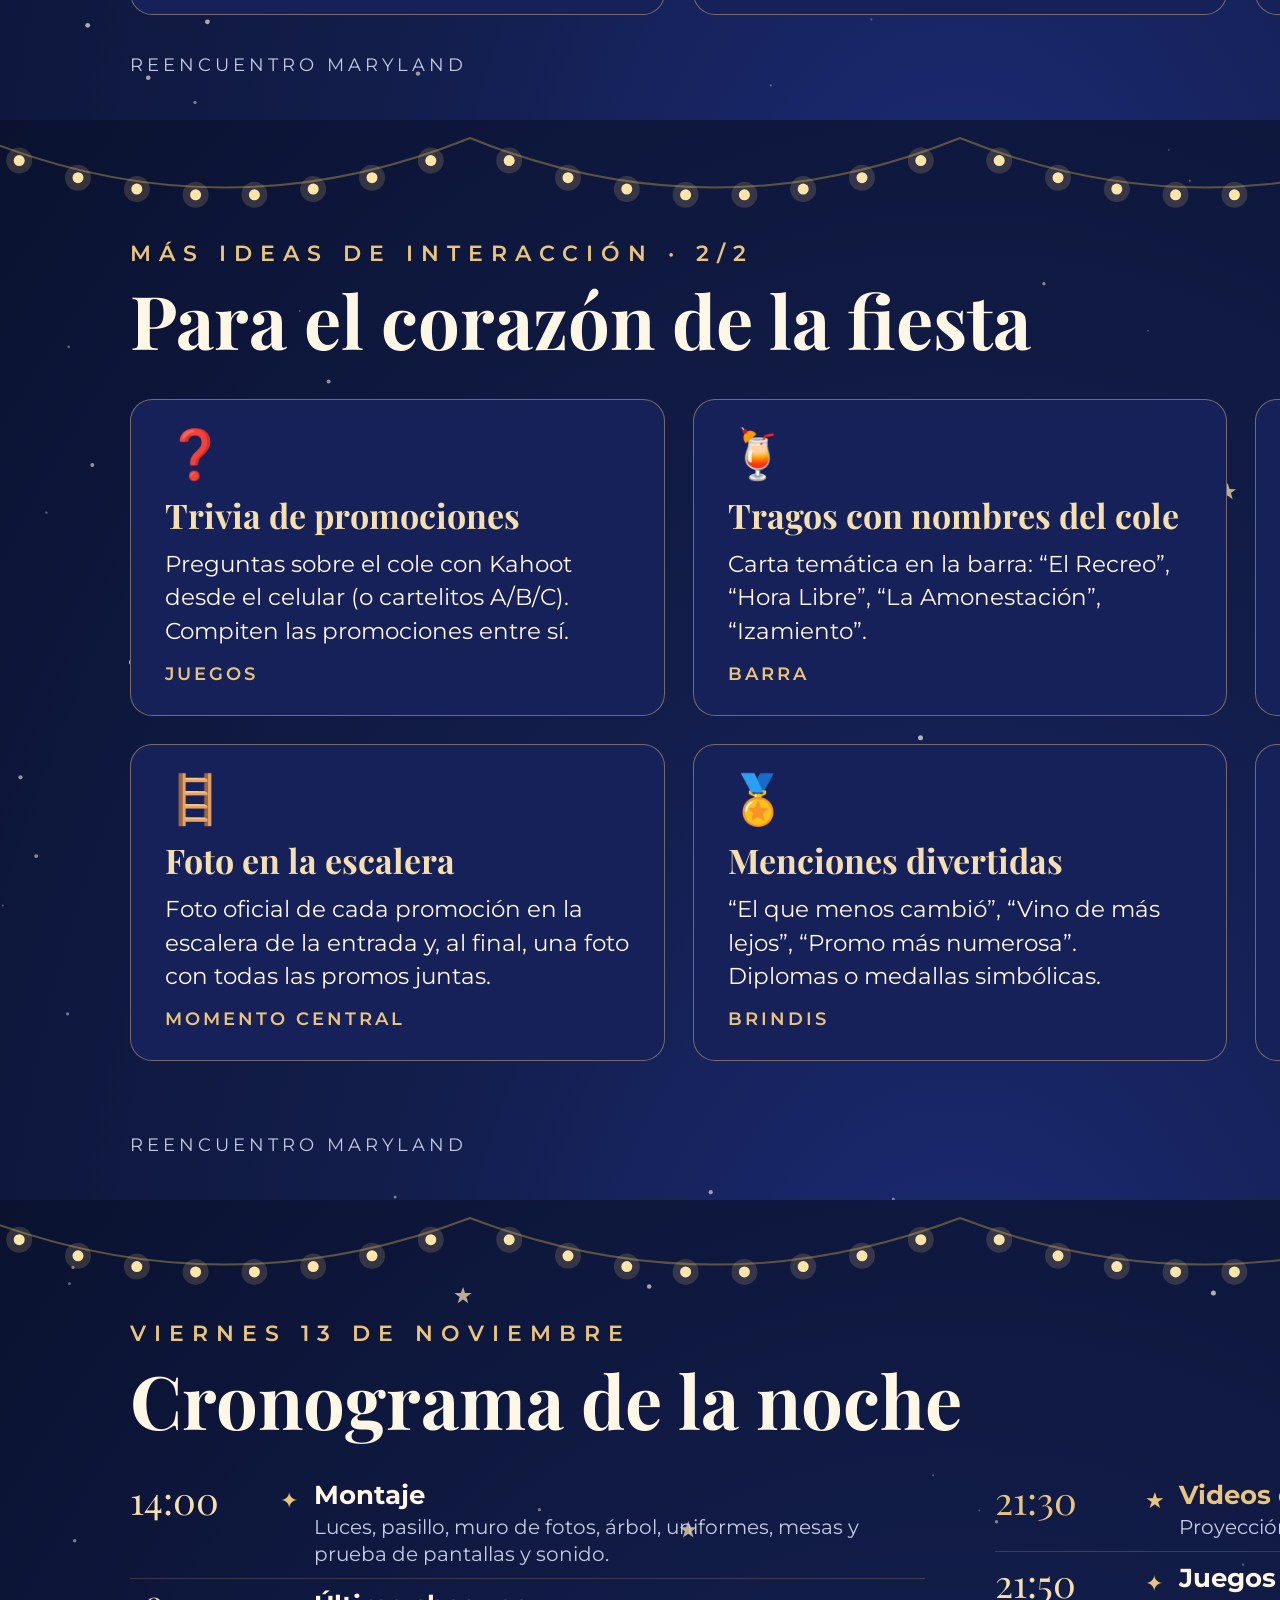
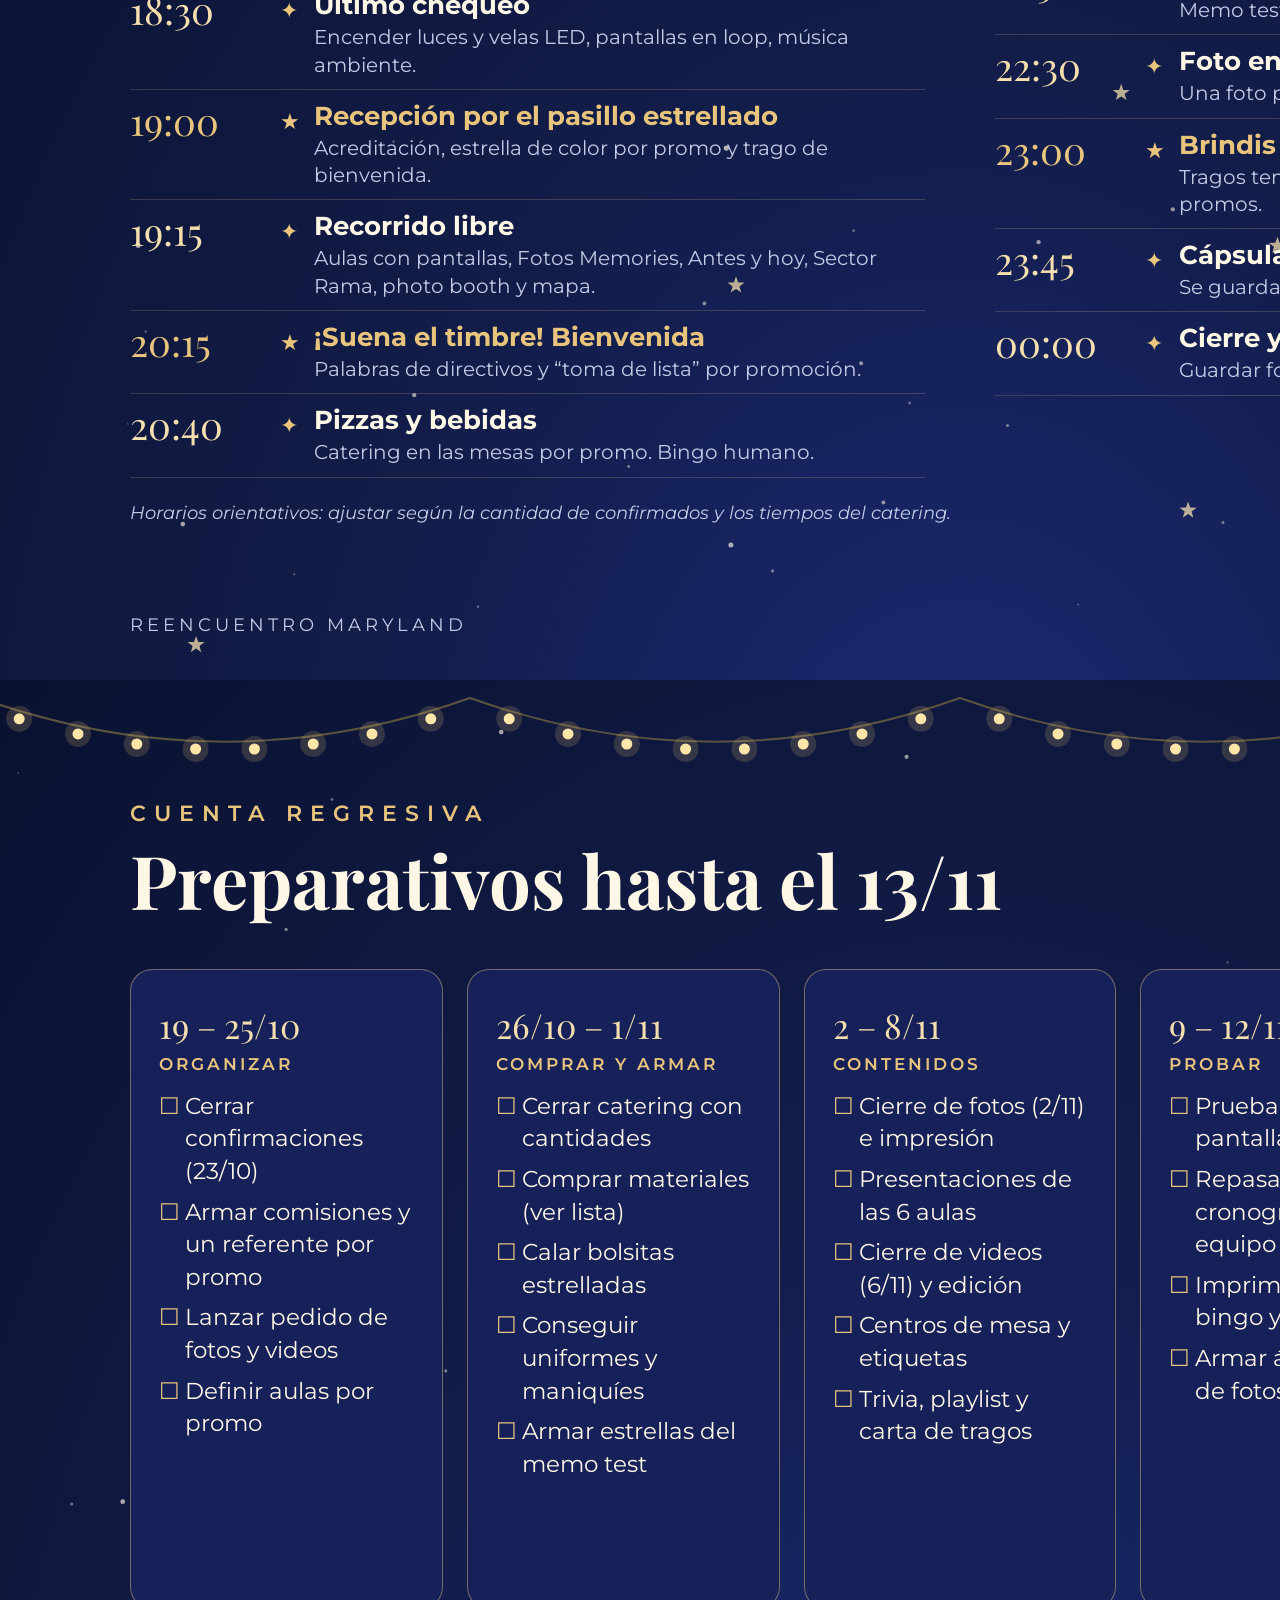
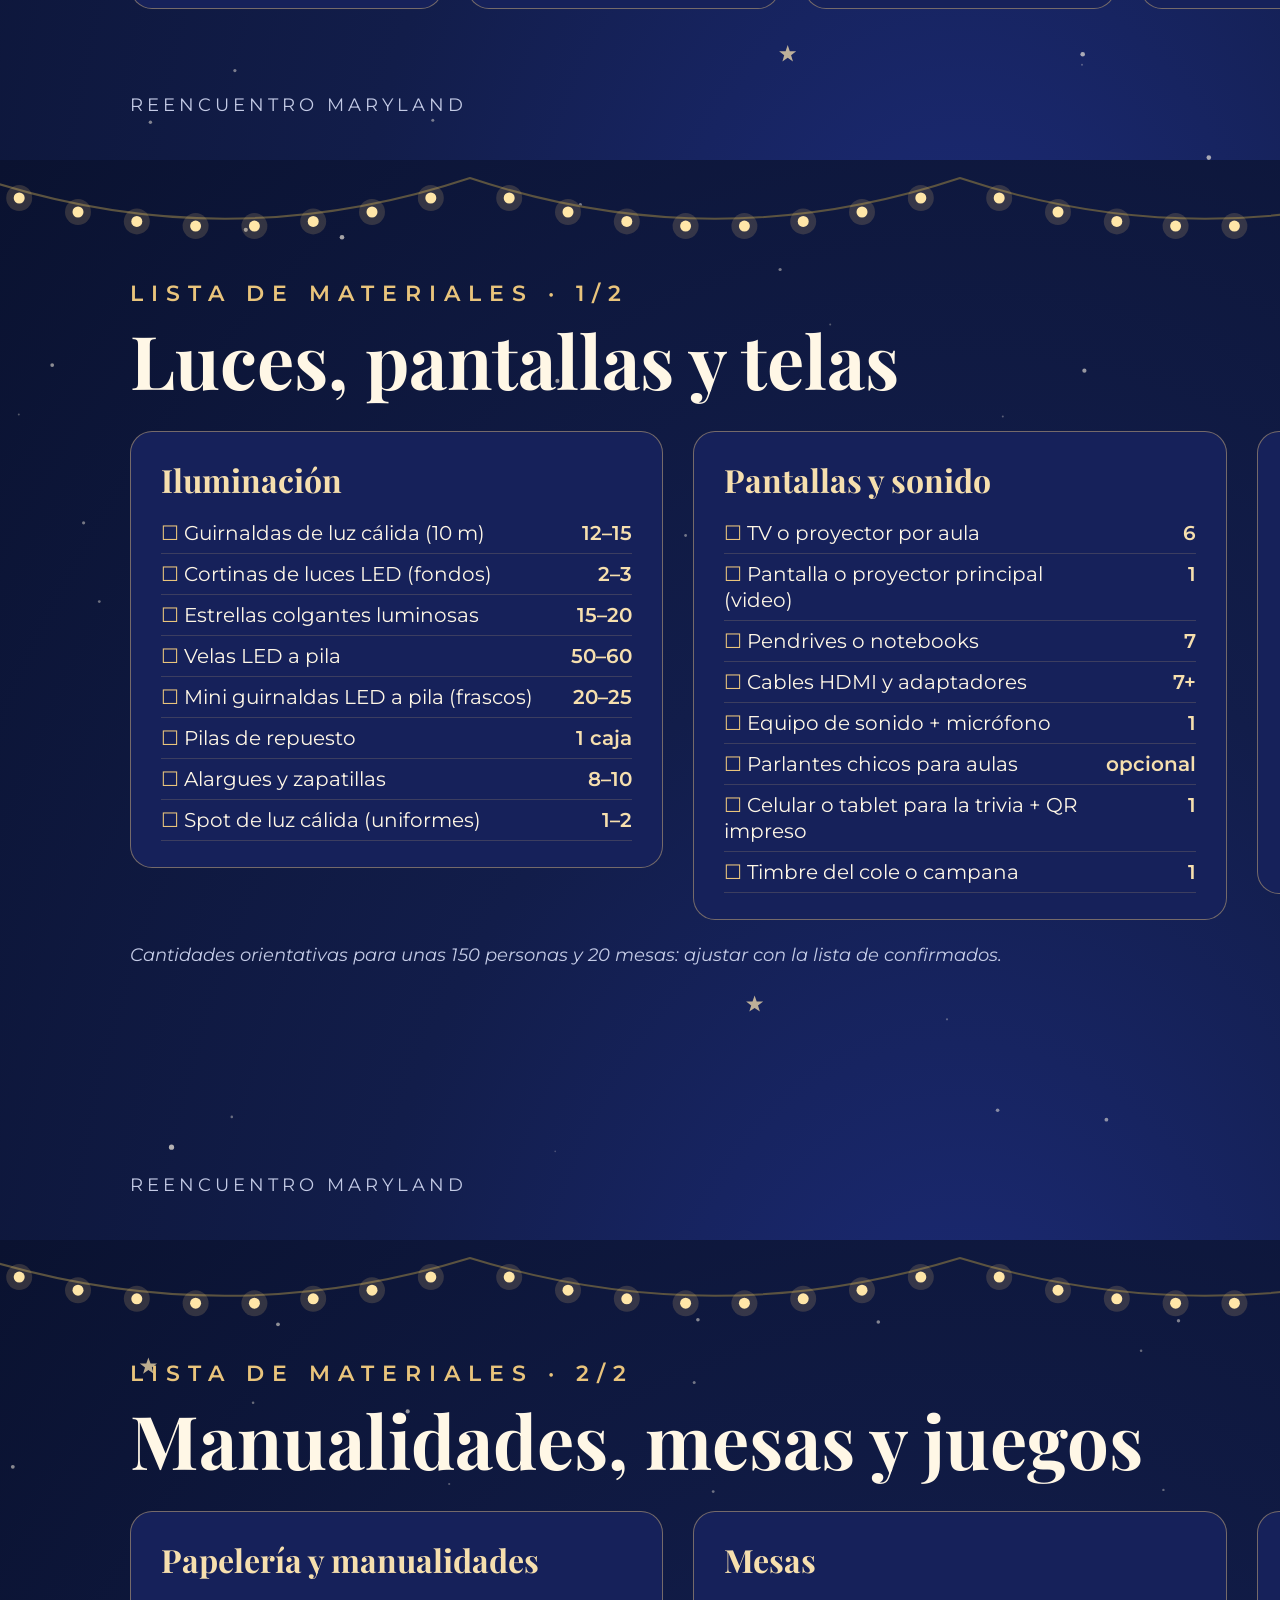
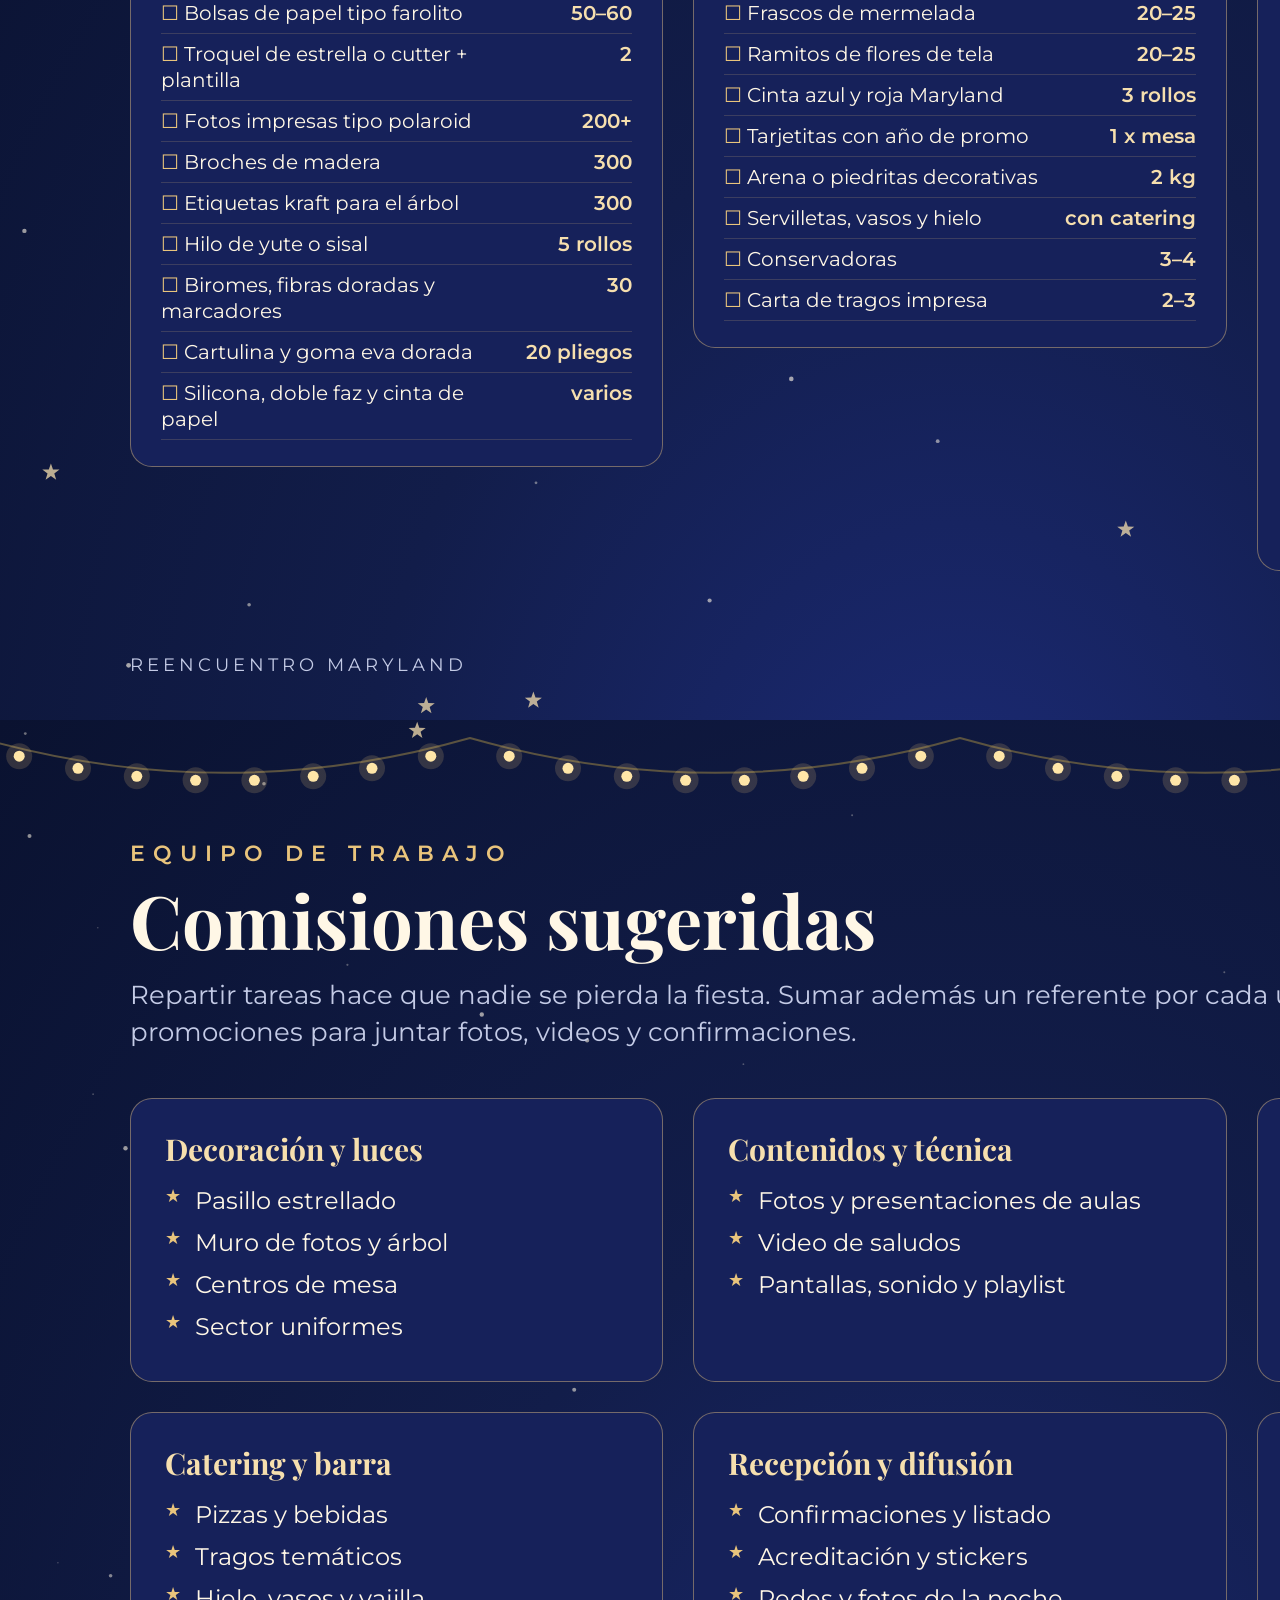
<file: reencuentro-maryland/presentacion.html>
<!doctype html>
<html lang="es">
<head>
<meta charset="utf-8">
<title>Reencuentro Egresados Maryland</title>
<link rel="preconnect" href="https://fonts.googleapis.com">
<link href="https://fonts.googleapis.com/css2?family=Great+Vibes&family=Playfair+Display:ital,wght@0,500;0,700;1,500&family=Montserrat:wght@400;500;600;700&display=swap" rel="stylesheet">
<style>
  :root {
    --night: #0a1230;
    --night-2: #121d4a;
    --maryland: #1f2f8f;
    --gold: #e9c47c;
    --gold-soft: #f6dfae;
    --cream: #fff7e6;
    --muted: #c4cbe6;
    --red: #d8282e;
    --card: #16215a;
    --line: rgba(233, 196, 124, 0.45);
  }
  @page { size: 1920px 1080px; margin: 0; }
  * { box-sizing: border-box; margin: 0; padding: 0; }
  html, body { background: var(--night); }
  body { font-family: "Montserrat", sans-serif; color: var(--cream); -webkit-print-color-adjust: exact; print-color-adjust: exact; }

  .slide {
    position: relative; width: 1920px; height: 1080px; overflow: hidden;
    background: radial-gradient(ellipse at 50% 120%, #1c2b78 0%, var(--night-2) 45%, var(--night) 100%);
    padding: 120px 130px 90px; page-break-after: always; break-after: page;
  }
  .slide:last-child { page-break-after: auto; break-after: auto; }
  .sky, .garland { position: absolute; left: 0; top: 0; width: 100%; pointer-events: none; }
  .sky { height: 100%; }
  .garland { height: 140px; }
  .content { position: relative; z-index: 2; height: 100%; display: flex; flex-direction: column; }

  .kicker { font-size: 22px; letter-spacing: 8px; text-transform: uppercase; color: var(--gold); font-weight: 600; }
  h1 { font-family: "Playfair Display", serif; font-weight: 700; font-size: 74px; line-height: 1.05; margin-top: 14px; }
  h2 { font-family: "Playfair Display", serif; font-weight: 700; font-size: 38px; color: var(--gold-soft); }
  .script { font-family: "Great Vibes", cursive; color: var(--gold); font-weight: 400; }
  .lead { font-size: 26px; color: var(--muted); margin-top: 18px; line-height: 1.45; max-width: 1350px; }
  .num { position: absolute; right: 70px; bottom: 44px; font-size: 18px; letter-spacing: 4px; color: var(--muted); z-index: 3; }
  .brand { position: absolute; left: 130px; bottom: 44px; font-size: 18px; letter-spacing: 4px; color: var(--muted); text-transform: uppercase; z-index: 3; }

  /* Portada */
  .cover { padding: 0; background: var(--night); }
  .cover .photo { position: absolute; inset: 0; background: url("img/arbol-estrellas.jpg") center 30% / cover no-repeat; }
  .cover .shade { position: absolute; inset: 0; background: linear-gradient(90deg, rgba(10,18,48,0.96) 0%, rgba(10,18,48,0.82) 42%, rgba(10,18,48,0.15) 80%); }
  .cover .content { padding: 150px 130px; justify-content: center; }
  .cover h1 { font-size: 112px; letter-spacing: 1px; }
  .cover .script { font-size: 104px; line-height: 1; margin-top: 8px; }
  .cover .tag { margin-top: 40px; font-size: 26px; letter-spacing: 10px; text-transform: uppercase; color: var(--cream); }
  .cover .date { margin-top: 56px; display: flex; gap: 0; align-items: stretch; border-top: 2px solid var(--line); border-bottom: 2px solid var(--line); width: 720px; }
  .cover .date div { flex: 1; padding: 22px 0; text-align: center; }
  .cover .date div + div { border-left: 2px solid var(--line); }
  .cover .date b { display: block; font-family: "Playfair Display", serif; font-size: 64px; color: var(--gold-soft); }
  .cover .date span { font-size: 20px; letter-spacing: 6px; text-transform: uppercase; color: var(--muted); }

  /* Resumen */
  .split { display: grid; grid-template-columns: 1fr 760px; gap: 80px; flex: 1; margin-top: 50px; }
  .facts { display: grid; grid-template-columns: 1fr 1fr; gap: 26px; align-content: start; }
  .fact { background: var(--card); border: 1.5px solid var(--line); border-radius: 22px; padding: 28px 30px; }
  .fact b { display: block; font-family: "Playfair Display", serif; font-size: 52px; color: var(--gold-soft); line-height: 1.1; }
  .fact span { font-size: 23px; color: var(--muted); line-height: 1.4; display: block; margin-top: 6px; }
  .framed { border-radius: 26px; overflow: hidden; border: 2px solid var(--line); background: center / cover no-repeat; }

  /* Concepto */
  .swatches { display: flex; gap: 26px; margin-top: 20px; }
  .sw { width: 190px; }
  .sw i { display: block; height: 120px; border-radius: 18px; border: 1.5px solid rgba(255,255,255,0.2); }
  .sw b { display: block; margin-top: 12px; font-size: 20px; }
  .sw span { font-size: 17px; color: var(--muted); }
  .three { display: grid; grid-template-columns: repeat(3, 1fr); gap: 36px; margin-top: 46px; }
  .card { background: var(--card); border: 1.5px solid var(--line); border-radius: 22px; padding: 30px 34px; }
  .card h3 { font-family: "Playfair Display", serif; font-size: 30px; color: var(--gold-soft); margin-bottom: 14px; }
  .card p, .card li { font-size: 24px; line-height: 1.5; color: var(--cream); }
  .card ul { list-style: none; }
  .card li { padding-left: 30px; position: relative; margin-bottom: 6px; }
  .card li::before { content: "★"; position: absolute; left: 0; top: 0; color: var(--gold); font-size: 18px; }

  /* Recorrido */
  .route { position: relative; margin-top: 70px; flex: 1; }
  .route svg.path { position: absolute; inset: 0; width: 100%; height: 100%; }
  .stop { position: absolute; width: 330px; text-align: center; }
  .stop .badge { width: 96px; height: 96px; margin: 0 auto 14px; position: relative; }
  .stop .badge b { position: absolute; inset: 0; display: flex; align-items: center; justify-content: center; padding-top: 10px; font-family: "Playfair Display", serif; font-size: 30px; color: var(--night); }
  .stop h4 { font-family: "Playfair Display", serif; font-size: 28px; color: var(--gold-soft); }
  .stop p { font-size: 21px; color: var(--muted); margin-top: 6px; line-height: 1.4; }

  /* Ideas (2 por slide) */
  .ideas { display: grid; grid-template-columns: 1fr 1fr; gap: 50px; margin-top: 44px; flex: 1; }
  .idea { background: var(--card); border: 1.5px solid var(--line); border-radius: 26px; padding: 40px 44px; display: flex; flex-direction: column; }
  .idea .head { display: flex; align-items: center; gap: 22px; }
  .idea .n { flex: none; width: 74px; height: 74px; position: relative; }
  .idea .n b { position: absolute; inset: 0; display: flex; align-items: center; justify-content: center; padding-top: 8px; font-family: "Playfair Display", serif; font-size: 24px; color: var(--night); }
  .idea h3 { font-family: "Playfair Display", serif; font-size: 40px; color: var(--gold-soft); line-height: 1.1; }
  .idea .what { font-size: 27px; line-height: 1.45; margin: 22px 0 18px; color: var(--cream); }
  .idea .lbl { font-size: 19px; letter-spacing: 5px; text-transform: uppercase; color: var(--gold); font-weight: 600; margin-bottom: 10px; }
  .idea ul { list-style: none; }
  .idea li { font-size: 25px; line-height: 1.45; color: var(--cream); padding-left: 30px; position: relative; margin-bottom: 7px; }
  .idea li::before { content: "★"; position: absolute; left: 0; color: var(--gold); font-size: 17px; top: 2px; }
  .idea .tip { margin-top: auto; padding-top: 18px; border-top: 1.5px dashed var(--line); font-size: 23px; color: var(--gold-soft); line-height: 1.45; }
  .idea .tip b { color: var(--gold); }

  /* Nuevas ideas */
  .grid6 { display: grid; grid-template-columns: repeat(3, 1fr); gap: 28px; margin-top: 40px; }
  .mini { background: var(--card); border: 1.5px solid var(--line); border-radius: 22px; padding: 30px 34px; }
  .mini .icon { font-size: 48px; line-height: 1; }
  .mini h3 { font-family: "Playfair Display", serif; font-size: 34px; color: var(--gold-soft); margin: 14px 0 10px; }
  .mini p { font-size: 22.5px; line-height: 1.5; color: var(--cream); }
  .mini .when { margin-top: 14px; font-size: 18px; letter-spacing: 3px; text-transform: uppercase; color: var(--gold); font-weight: 600; }

  /* Cronograma */
  .timeline { margin-top: 30px; display: grid; grid-template-columns: 1fr 1fr; column-gap: 70px; }
  .tl { display: grid; grid-template-columns: 150px 34px 1fr; align-items: start; padding: 10px 0; border-bottom: 1px solid rgba(233,196,124,0.2); }
  .tl .h { font-family: "Playfair Display", serif; font-size: 38px; color: var(--gold-soft); line-height: 1.1; }
  .tl .dot { color: var(--gold); font-size: 22px; padding-top: 8px; }
  .tl b { display: block; font-size: 26px; color: var(--cream); }
  .tl span { display: block; font-size: 19.5px; color: var(--muted); line-height: 1.4; margin-top: 3px; }
  .tl.key .h, .tl.key b { color: var(--gold); }
  .note { margin-top: 24px; font-size: 18px; color: var(--muted); font-style: italic; }

  /* Preparativos */
  .weeks { display: grid; grid-template-columns: repeat(5, 1fr); gap: 24px; margin-top: 50px; }
  .week { background: var(--card); border: 1.5px solid var(--line); border-radius: 22px; padding: 32px 28px; min-height: 640px; }
  .week .d { font-family: "Playfair Display", serif; font-size: 34px; color: var(--gold-soft); }
  .week .t { font-size: 17px; letter-spacing: 3px; text-transform: uppercase; color: var(--gold); font-weight: 600; margin: 6px 0 16px; }
  .week li { font-size: 22.5px; line-height: 1.45; list-style: none; padding-left: 26px; position: relative; margin-bottom: 8px; }
  .week li::before { content: "☐"; position: absolute; left: 0; color: var(--gold); }
  .week.final { background: #2a2f5a; }

  /* Materiales */
  .mat { display: grid; grid-template-columns: repeat(3, 1fr); gap: 30px; margin-top: 32px; align-items: start; }
  .mat .card { padding: 26px 30px; }
  .mat .card h3 { font-size: 32px; margin-bottom: 12px; }
  .mat table { width: 100%; border-collapse: collapse; }
  .mat td { font-size: 20px; line-height: 1.3; padding: 7px 0; border-bottom: 1px solid rgba(233,196,124,0.18); vertical-align: top; }
  .mat td:first-child { padding-right: 10px; }
  .mat td:first-child::before { content: "☐ "; color: var(--gold); }
  .mat td.q { text-align: right; color: var(--gold-soft); white-space: nowrap; font-weight: 600; }

  /* Comisiones */
  .teams { display: grid; grid-template-columns: repeat(3, 1fr); gap: 30px; margin-top: 46px; }

  /* Cierre */
  .end .content { align-items: center; justify-content: center; text-align: center; }
  .end .script { font-size: 150px; line-height: 1; }
  .end h1 { font-size: 64px; margin-top: 20px; }
</style>
</head>
<body>

<!-- 1 · PORTADA -->
<section class="slide cover">
  <div class="photo"></div><div class="shade"></div>
  <svg class="sky" data-stars="40" data-seed="1" data-left="0.55"></svg>
  <div class="content">
    <div class="kicker">Unidad Educativa Maryland · 13 promociones</div>
    <h1>Reencuentro<br>de Egresados</h1>
    <div class="script">Maryland</div>
    <div class="tag">Caminos distintos, la misma raíz</div>
    <div class="date">
      <div><b>13/11</b><span>Viernes</span></div>
      <div><b>19:00</b><span>Horas</span></div>
    </div>
  </div>
</section>

<!-- 2 · EL EVENTO -->
<section class="slide">
  <svg class="sky" data-stars="70" data-seed="2"></svg>
  <svg class="garland" data-seed="2"></svg>
  <div class="content">
    <div class="kicker">El evento</div>
    <h1>Volver un rato más <span class="script" style="font-size:96px">al cole</span></h1>
    <div class="split">
      <div class="facts">
        <div class="fact"><b>13</b><span>promociones de egresados invitadas a reencontrarse en la escuela</span></div>
        <div class="fact"><b>13/11 · 19 h</b><span>viernes por la noche, en el edificio del Maryland</span></div>
        <div class="fact"><b>Pizzas</b><span>catering de pizzas, bebidas y barra de tragos</span></div>
        <div class="fact"><b>6 aulas</b><span>con pantallas pasando fotos viejas de cada promoción</span></div>
        <div class="fact" style="grid-column: span 2"><b>Confirmación hasta el 23/10</b><span>con la lista de confirmados se cierran cantidades de catering, mesas, centros y materiales</span></div>
      </div>
      <div class="framed" style="background-image:url('img/escuela.jpg')"></div>
    </div>
  </div>
  <div class="brand">Reencuentro Maryland</div><div class="num">02</div>
</section>

<!-- 3 · CONCEPTO -->
<section class="slide">
  <svg class="sky" data-stars="80" data-seed="3"></svg>
  <svg class="garland" data-seed="3"></svg>
  <div class="content">
    <div class="kicker">Concepto estético</div>
    <h1>Una noche de <span class="script" style="font-size:100px">estrellas y luces</span></h1>
    <p class="lead">Cada egresado es una estrella que vuelve al mismo cielo. Luces cálidas, estrellas colgantes, madera, ramas y frascos de vidrio: un clima íntimo y nostálgico, con los colores del Maryland como detalle.</p>
    <div class="swatches">
      <div class="sw"><i style="background:#0a1230"></i><b>Azul noche</b><br><span>#0A1230 · fondos</span></div>
      <div class="sw"><i style="background:#1f2f8f"></i><b>Azul Maryland</b><br><span>#1F2F8F · telas</span></div>
      <div class="sw"><i style="background:#e9c47c"></i><b>Dorado cálido</b><br><span>#E9C47C · luces</span></div>
      <div class="sw"><i style="background:#fff7e6"></i><b>Blanco crema</b><br><span>#FFF7E6 · papel</span></div>
      <div class="sw"><i style="background:#d8282e"></i><b>Rojo escudo</b><br><span>#D8282E · detalles</span></div>
      <div class="sw"><i style="background:#a77b4f"></i><b>Madera / kraft</b><br><span>#A77B4F · natural</span></div>
    </div>
    <div class="three">
      <div class="card"><h3>Luces</h3><ul><li>Guirnaldas de luz cálida (nunca fría)</li><li>Velas LED en bolsitas y frascos</li><li>Estrellas colgantes en árboles y techos</li></ul></div>
      <div class="card"><h3>Texturas</h3><ul><li>Ramas secas, yute y arpillera</li><li>Tela azul noche y tul dorado</li><li>Fotos tipo polaroid con broches</li></ul></div>
      <div class="card"><h3>Tipografías</h3><ul><li><b>Playfair Display</b> para títulos</li><li><span class="script" style="font-size:30px">Great Vibes</span> para detalles</li><li>Montserrat para textos y carteles</li></ul></div>
    </div>
  </div>
  <div class="brand">Reencuentro Maryland</div><div class="num">03</div>
</section>

<!-- 4 · RECORRIDO -->
<section class="slide">
  <svg class="sky" data-stars="70" data-seed="4"></svg>
  <svg class="garland" data-seed="4"></svg>
  <div class="content">
    <div class="kicker">Mapa de la noche</div>
    <h1>El recorrido por la escuela</h1>
    <p class="lead">Un camino de luces que guía a los egresados por cada sector, de la puerta al patio.</p>
    <div class="route">
      <svg class="path" viewBox="0 0 1660 640" preserveAspectRatio="none">
        <path d="M 165 110 C 420 110, 420 110, 580 110 S 900 110, 1080 110 S 1400 110, 1500 110 C 1650 110, 1650 430, 1500 430 S 1250 430, 1080 430 S 750 430, 580 430 S 300 430, 165 430" fill="none" stroke="#e9c47c" stroke-width="3" stroke-dasharray="2 14" stroke-linecap="round" opacity="0.8"/>
      </svg>
      <div class="stop" style="left:0;top:40px"><div class="badge" data-star><b>1</b></div><h4>Pasillo estrellado</h4><p>Entrada con bolsitas de luz y acreditación</p></div>
      <div class="stop" style="left:415px;top:40px"><div class="badge" data-star><b>2</b></div><h4>Fotos Memories</h4><p>Muro de fotos de las 13 promos</p></div>
      <div class="stop" style="left:915px;top:40px"><div class="badge" data-star><b>3</b></div><h4>Antes y hoy</h4><p>Uniformes de ayer y de hoy</p></div>
      <div class="stop" style="left:1335px;top:40px"><div class="badge" data-star><b>4</b></div><h4>Sector Rama</h4><p>Árbol de recuerdos escritos</p></div>
      <div class="stop" style="left:1335px;top:360px"><div class="badge" data-star><b>5</b></div><h4>Las 6 aulas</h4><p>Pantallas con fotos viejas por promo</p></div>
      <div class="stop" style="left:915px;top:360px"><div class="badge" data-star><b>6</b></div><h4>Juegos</h4><p>Memo test, photo booth y mapa</p></div>
      <div class="stop" style="left:415px;top:360px"><div class="badge" data-star><b>7</b></div><h4>Patio y mesas</h4><p>Pizzas, centros de mesa y barra</p></div>
      <div class="stop" style="left:0;top:360px"><div class="badge" data-star><b>8</b></div><h4>Escenario</h4><p>Videos, brindis y foto final</p></div>
    </div>
  </div>
  <div class="brand">Reencuentro Maryland</div><div class="num">04</div>
</section>

<!-- 5 · IDEAS 1-2 -->
<section class="slide">
  <svg class="sky" data-stars="60" data-seed="5"></svg>
  <svg class="garland" data-seed="5"></svg>
  <div class="content">
    <div class="kicker">Las ideas · 1 y 2</div>
    <h1>Recuerdos para mirar</h1>
    <div class="ideas">
      <div class="idea">
        <div class="head"><div class="n" data-star><b>1</b></div><h3>Fotos Memories</h3></div>
        <p class="what">Un muro con fotos variadas de todos los egresados, colgadas con broches sobre tiras de luces cálidas.</p>
        <div class="lbl">Cómo armarlo</div>
        <ul>
          <li>Pedir fotos por WhatsApp o carpeta de Drive (cierre 2/11) e imprimirlas tipo polaroid.</li>
          <li>Una columna por promoción, con cartel del año arriba.</li>
          <li>Fondo de tela azul noche + cortina de luces.</li>
          <li>Marcadores para escribir nombres debajo de cada foto.</li>
        </ul>
        <p class="tip"><b>Tip:</b> dejar broches libres para sumar las fotos que se saquen esa noche.</p>
      </div>
      <div class="idea">
        <div class="head"><div class="n" data-star><b>2</b></div><h3>Antes y hoy: los uniformes</h3></div>
        <p class="what">Un sector donde se exhibe el uniforme de antes junto al uniforme actual.</p>
        <div class="lbl">Cómo armarlo</div>
        <ul>
          <li>2 maniquíes o percheros de pie con el uniforme completo.</li>
          <li>Pedir prestado el uniforme viejo a egresados de las primeras promos.</li>
          <li>Carteles “Así éramos” / “Así somos” con el año de cada uno.</li>
          <li>Sumar objetos: mochila, cartuchera, cuaderno de comunicados.</li>
        </ul>
        <p class="tip"><b>Tip:</b> un marco o espejo al lado para la foto “con el uniforme”, y un spot de luz cálida.</p>
      </div>
    </div>
  </div>
  <div class="brand">Reencuentro Maryland</div><div class="num">05</div>
</section>

<!-- 6 · IDEAS 3-4 -->
<section class="slide">
  <svg class="sky" data-stars="60" data-seed="6"></svg>
  <svg class="garland" data-seed="6"></svg>
  <div class="content">
    <div class="kicker">Las ideas · 3 y 4</div>
    <h1>Recuerdos para compartir</h1>
    <div class="ideas">
      <div class="idea">
        <div class="head"><div class="n" data-star><b>3</b></div><h3>Sector Rama</h3></div>
        <p class="what">Un árbol de ramas donde los egresados cuelgan mensajes con los recuerdos que tienen del cole.</p>
        <div class="lbl">Cómo armarlo</div>
        <ul>
          <li>Ramas secas grandes en un balde o maceta con piedras o arena.</li>
          <li>Guirnalda de luces enroscada en las ramas.</li>
          <li>Mesita con etiquetas kraft, hilo de yute y fibras doradas.</li>
          <li>Consigna: “Mi recuerdo favorito del Maryland es…” + nombre y promo.</li>
        </ul>
        <p class="tip"><b>Tip:</b> fotografiar los mensajes al final para un álbum digital, o dejar el árbol en la escuela.</p>
      </div>
      <div class="idea">
        <div class="head"><div class="n" data-star><b>4</b></div><h3>Las 6 aulas con pantallas</h3></div>
        <p class="what">En cada una de las 6 aulas, una pantalla pasando fotos viejas en loop.</p>
        <div class="lbl">Cómo armarlo</div>
        <ul>
          <li>Repartir las promos: 13 ÷ 6 ≈ 2 por aula (una con 3). Cartel en la puerta: “Aula Promo 20__”.</li>
          <li>Presentación en loop (Canva o pendrive en la TV) con música suave.</li>
          <li>Bancos armados como antes y en el pizarrón: “¿Quién se sentaba acá?”.</li>
          <li>Probar cada pantalla el día anterior.</li>
        </ul>
        <p class="tip"><b>Tip:</b> dejar tizas: el pizarrón se convierte en otro muro de mensajes.</p>
      </div>
    </div>
  </div>
  <div class="brand">Reencuentro Maryland</div><div class="num">06</div>
</section>

<!-- 7 · IDEAS 5-6 -->
<section class="slide">
  <svg class="sky" data-stars="60" data-seed="7"></svg>
  <svg class="garland" data-seed="7"></svg>
  <div class="content">
    <div class="kicker">Las ideas · 5 y 6</div>
    <h1>La decoración que ilumina</h1>
    <div class="ideas">
      <div class="idea">
        <div class="head"><div class="n" data-star><b>5</b></div><h3>Pasillo estrellado</h3></div>
        <p class="what">Un camino de bolsitas de papel con estrellas caladas y luz adentro, desde la entrada hasta el patio.</p>
        <div class="lbl">Cómo armarlo</div>
        <ul>
          <li>Bolsas de papel tipo farolito con estrellas troqueladas.</li>
          <li>Velas LED adentro (más seguras que las velas reales).</li>
          <li>Un poco de arena o piedritas en la base para que no se vuelen.</li>
          <li>Arriba, guirnaldas de luces y estrellas colgantes.</li>
        </ul>
        <p class="tip"><b>Tip:</b> carteles con forma de estrella que indiquen cada sector del recorrido.</p>
      </div>
      <div class="idea">
        <div class="head"><div class="n" data-star><b>6</b></div><h3>Centros de mesa</h3></div>
        <p class="what">Frascos de mermelada con ramitos de flores de tela.</p>
        <div class="lbl">Cómo armarlo</div>
        <ul>
          <li>Frascos reciclados, limpios y sin etiqueta.</li>
          <li>Yute o arpillera al cuello + cinta azul o roja Maryland.</li>
          <li>Ramito de flores de tela con pampas o eucalipto.</li>
          <li>Mini guirnalda LED a pila adentro del frasco.</li>
        </ul>
        <p class="tip"><b>Tip:</b> una tarjetita con el año de una promo en cada mesa para que cada promoción se junte.</p>
      </div>
    </div>
  </div>
  <div class="brand">Reencuentro Maryland</div><div class="num">07</div>
</section>

<!-- 8 · IDEAS 7-8 -->
<section class="slide">
  <svg class="sky" data-stars="60" data-seed="8"></svg>
  <svg class="garland" data-seed="8"></svg>
  <div class="content">
    <div class="kicker">Las ideas · 7 y 8</div>
    <h1>Jugar y emocionarse</h1>
    <div class="ideas">
      <div class="idea">
        <div class="head"><div class="n" data-star><b>7</b></div><h3>Memo test de estrellas</h3></div>
        <p class="what">Un juego de memoria gigante con cartas en forma de estrella: profes, escudo y rincones del cole.</p>
        <div class="lbl">Cómo armarlo</div>
        <ul>
          <li>12 a 16 pares de estrellas de cartón o foam board (20–25 cm).</li>
          <li>Imágenes: profes, directivos, escudo, bandera, escalera, patio, buffet.</li>
          <li>Mismo dorso para todas: azul con estrella dorada.</li>
          <li>Juegan por promoción con cronómetro: gana la más rápida.</li>
        </ul>
        <p class="tip"><b>Tip:</b> quien encuentra el par de un profe cuenta una anécdota con ese profe.</p>
      </div>
      <div class="idea">
        <div class="head"><div class="n" data-star><b>8</b></div><h3>Videos de los que no vienen</h3></div>
        <p class="what">Quienes no puedan asistir (ex alumnos o profes) mandan un video saludando y contando una anécdota.</p>
        <div class="lbl">Cómo armarlo</div>
        <ul>
          <li>Consigna: video horizontal, máximo 1 minuto, nombre + promo + anécdota.</li>
          <li>Recibirlos por WhatsApp o carpeta de Drive hasta el 6/11.</li>
          <li>Editar un solo video de 8 a 10 minutos (CapCut o Canva).</li>
          <li>Proyectarlo en un momento central de la noche.</li>
        </ul>
        <p class="tip"><b>Tip:</b> invitar especialmente a profes jubilados: suele ser el momento más emotivo.</p>
      </div>
    </div>
  </div>
  <div class="brand">Reencuentro Maryland</div><div class="num">08</div>
</section>

<!-- 9 · NUEVAS IDEAS 1 -->
<section class="slide">
  <svg class="sky" data-stars="60" data-seed="9"></svg>
  <svg class="garland" data-seed="9"></svg>
  <div class="content">
    <div class="kicker">Más ideas de interacción · 1/2</div>
    <h1>Para romper el hielo</h1>
    <div class="grid6">
      <div class="mini"><div class="icon">📋</div><h3>La toma de lista</h3><p>Un profe o preceptor pasa lista por promoción y cada egresado responde “¡Presente!”. Ideal para abrir la noche.</p><div class="when">Bienvenida</div></div>
      <div class="mini"><div class="icon">🔔</div><h3>El timbre del cole</h3><p>Usar el timbre real para marcar cada momento: comida, video, juegos, brindis y cierre.</p><div class="when">Toda la noche</div></div>
      <div class="mini"><div class="icon">⭐</div><h3>Estrella de color por promo</h3><p>En la acreditación cada uno recibe un sticker o pulsera con el color de su promo: así se reconocen al instante.</p><div class="when">Recepción</div></div>
      <div class="mini"><div class="icon">🎯</div><h3>Bingo humano</h3><p>Tarjeta con consignas: “Encontrá a alguien que… se llevó una materia / es profe / vive en otro país”. Mezcla promociones.</p><div class="when">En las mesas</div></div>
      <div class="mini"><div class="icon">🗺️</div><h3>¿Dónde estás hoy?</h3><p>Un mapa grande donde cada egresado pega una estrellita en la ciudad o país donde vive hoy.</p><div class="when">Recorrido libre</div></div>
      <div class="mini"><div class="icon">📸</div><h3>Photo booth “Promo __”</h3><p>Marco gigante con el año a completar y props: birrete, pizarrita, cuaderno, carteles “Me llevé Matemática”.</p><div class="when">Recorrido libre</div></div>
    </div>
  </div>
  <div class="brand">Reencuentro Maryland</div><div class="num">09</div>
</section>

<!-- 10 · NUEVAS IDEAS 2 -->
<section class="slide">
  <svg class="sky" data-stars="60" data-seed="10"></svg>
  <svg class="garland" data-seed="10"></svg>
  <div class="content">
    <div class="kicker">Más ideas de interacción · 2/2</div>
    <h1>Para el corazón de la fiesta</h1>
    <div class="grid6">
      <div class="mini"><div class="icon">❓</div><h3>Trivia de promociones</h3><p>Preguntas sobre el cole con Kahoot desde el celular (o cartelitos A/B/C). Compiten las promociones entre sí.</p><div class="when">Juegos</div></div>
      <div class="mini"><div class="icon">🍹</div><h3>Tragos con nombres del cole</h3><p>Carta temática en la barra: “El Recreo”, “Hora Libre”, “La Amonestación”, “Izamiento”.</p><div class="when">Barra</div></div>
      <div class="mini"><div class="icon">🎶</div><h3>Playlist por promoción</h3><p>Cada promo elige 3 canciones de su época y la música va recorriendo los años de egreso.</p><div class="when">Música</div></div>
      <div class="mini"><div class="icon">🪜</div><h3>Foto en la escalera</h3><p>Foto oficial de cada promoción en la escalera de la entrada y, al final, una foto con todas las promos juntas.</p><div class="when">Momento central</div></div>
      <div class="mini"><div class="icon">🏅</div><h3>Menciones divertidas</h3><p>“El que menos cambió”, “Vino de más lejos”, “Promo más numerosa”. Diplomas o medallas simbólicas.</p><div class="when">Brindis</div></div>
      <div class="mini"><div class="icon">💌</div><h3>Cápsula del tiempo</h3><p>Cada uno escribe una carta a su “yo del próximo reencuentro”. Se guarda en la escuela y se abre en el siguiente.</p><div class="when">Cierre</div></div>
    </div>
  </div>
  <div class="brand">Reencuentro Maryland</div><div class="num">10</div>
</section>

<!-- 11 · CRONOGRAMA -->
<section class="slide">
  <svg class="sky" data-stars="60" data-seed="11"></svg>
  <svg class="garland" data-seed="11"></svg>
  <div class="content">
    <div class="kicker">Viernes 13 de noviembre</div>
    <h1>Cronograma de la noche</h1>
    <div class="timeline">
      <div>
        <div class="tl"><div class="h">14:00</div><div class="dot">✦</div><div><b>Montaje</b><span>Luces, pasillo, muro de fotos, árbol, uniformes, mesas y prueba de pantallas y sonido.</span></div></div>
        <div class="tl"><div class="h">18:30</div><div class="dot">✦</div><div><b>Último chequeo</b><span>Encender luces y velas LED, pantallas en loop, música ambiente.</span></div></div>
        <div class="tl key"><div class="h">19:00</div><div class="dot">★</div><div><b>Recepción por el pasillo estrellado</b><span>Acreditación, estrella de color por promo y trago de bienvenida.</span></div></div>
        <div class="tl"><div class="h">19:15</div><div class="dot">✦</div><div><b>Recorrido libre</b><span>Aulas con pantallas, Fotos Memories, Antes y hoy, Sector Rama, photo booth y mapa.</span></div></div>
        <div class="tl key"><div class="h">20:15</div><div class="dot">★</div><div><b>¡Suena el timbre! Bienvenida</b><span>Palabras de directivos y “toma de lista” por promoción.</span></div></div>
        <div class="tl"><div class="h">20:40</div><div class="dot">✦</div><div><b>Pizzas y bebidas</b><span>Catering en las mesas por promo. Bingo humano.</span></div></div>
      </div>
      <div>
        <div class="tl key"><div class="h">21:30</div><div class="dot">★</div><div><b>Videos de saludos</b><span>Proyección de los mensajes de quienes no pudieron venir.</span></div></div>
        <div class="tl"><div class="h">21:50</div><div class="dot">✦</div><div><b>Juegos entre promociones</b><span>Memo test de estrellas y trivia.</span></div></div>
        <div class="tl"><div class="h">22:30</div><div class="dot">✦</div><div><b>Foto en la escalera</b><span>Una foto por promoción y la gran foto de todas las promos.</span></div></div>
        <div class="tl key"><div class="h">23:00</div><div class="dot">★</div><div><b>Brindis y barra de tragos</b><span>Tragos temáticos, menciones divertidas y playlist por promos.</span></div></div>
        <div class="tl"><div class="h">23:45</div><div class="dot">✦</div><div><b>Cápsula del tiempo</b><span>Se guardan las cartas. Último timbre de la noche.</span></div></div>
        <div class="tl"><div class="h">00:00</div><div class="dot">✦</div><div><b>Cierre y desarme</b><span>Guardar fotos y mensajes del árbol, apagar y ordenar.</span></div></div>
      </div>
    </div>
    <p class="note">Horarios orientativos: ajustar según la cantidad de confirmados y los tiempos del catering.</p>
  </div>
  <div class="brand">Reencuentro Maryland</div><div class="num">11</div>
</section>

<!-- 12 · PREPARATIVOS -->
<section class="slide">
  <svg class="sky" data-stars="60" data-seed="12"></svg>
  <svg class="garland" data-seed="12"></svg>
  <div class="content">
    <div class="kicker">Cuenta regresiva</div>
    <h1>Preparativos hasta el 13/11</h1>
    <div class="weeks">
      <div class="week"><div class="d">19 – 25/10</div><div class="t">Organizar</div><ul>
        <li>Cerrar confirmaciones (23/10)</li><li>Armar comisiones y un referente por promo</li><li>Lanzar pedido de fotos y videos</li><li>Definir aulas por promo</li></ul></div>
      <div class="week"><div class="d">26/10 – 1/11</div><div class="t">Comprar y armar</div><ul>
        <li>Cerrar catering con cantidades</li><li>Comprar materiales (ver lista)</li><li>Calar bolsitas estrelladas</li><li>Conseguir uniformes y maniquíes</li><li>Armar estrellas del memo test</li></ul></div>
      <div class="week"><div class="d">2 – 8/11</div><div class="t">Contenidos</div><ul>
        <li>Cierre de fotos (2/11) e impresión</li><li>Presentaciones de las 6 aulas</li><li>Cierre de videos (6/11) y edición</li><li>Centros de mesa y etiquetas</li><li>Trivia, playlist y carta de tragos</li></ul></div>
      <div class="week"><div class="d">9 – 12/11</div><div class="t">Probar</div><ul>
        <li>Prueba técnica de pantallas y sonido</li><li>Repasar el cronograma con el equipo</li><li>Imprimir carteles, bingo y mapa</li><li>Armar árbol y muro de fotos si se puede</li></ul></div>
      <div class="week final"><div class="d">13/11</div><div class="t">¡Es hoy!</div><ul>
        <li>Montaje desde las 14 h</li><li>Chequeo a las 18:30</li><li>19 h: abrir puertas</li><li>Disfrutar ✨</li></ul></div>
    </div>
  </div>
  <div class="brand">Reencuentro Maryland</div><div class="num">12</div>
</section>

<!-- 13 · MATERIALES 1 -->
<section class="slide">
  <svg class="sky" data-stars="50" data-seed="13"></svg>
  <svg class="garland" data-seed="13"></svg>
  <div class="content">
    <div class="kicker">Lista de materiales · 1/2</div>
    <h1>Luces, pantallas y telas</h1>
    <div class="mat">
      <div class="card"><h3>Iluminación</h3><table>
        <tr><td>Guirnaldas de luz cálida (10 m)</td><td class="q">12–15</td></tr>
        <tr><td>Cortinas de luces LED (fondos)</td><td class="q">2–3</td></tr>
        <tr><td>Estrellas colgantes luminosas</td><td class="q">15–20</td></tr>
        <tr><td>Velas LED a pila</td><td class="q">50–60</td></tr>
        <tr><td>Mini guirnaldas LED a pila (frascos)</td><td class="q">20–25</td></tr>
        <tr><td>Pilas de repuesto</td><td class="q">1 caja</td></tr>
        <tr><td>Alargues y zapatillas</td><td class="q">8–10</td></tr>
        <tr><td>Spot de luz cálida (uniformes)</td><td class="q">1–2</td></tr>
      </table></div>
      <div class="card"><h3>Pantallas y sonido</h3><table>
        <tr><td>TV o proyector por aula</td><td class="q">6</td></tr>
        <tr><td>Pantalla o proyector principal (video)</td><td class="q">1</td></tr>
        <tr><td>Pendrives o notebooks</td><td class="q">7</td></tr>
        <tr><td>Cables HDMI y adaptadores</td><td class="q">7+</td></tr>
        <tr><td>Equipo de sonido + micrófono</td><td class="q">1</td></tr>
        <tr><td>Parlantes chicos para aulas</td><td class="q">opcional</td></tr>
        <tr><td>Celular o tablet para la trivia + QR impreso</td><td class="q">1</td></tr>
        <tr><td>Timbre del cole o campana</td><td class="q">1</td></tr>
      </table></div>
      <div class="card"><h3>Telas y decoración</h3><table>
        <tr><td>Tela azul noche o negra (fondos)</td><td class="q">~20 m</td></tr>
        <tr><td>Tul o voile blanco / dorado</td><td class="q">~15 m</td></tr>
        <tr><td>Arpillera o yute</td><td class="q">~5 m</td></tr>
        <tr><td>Manteles azules o blancos</td><td class="q">1 x mesa</td></tr>
        <tr><td>Ramas secas grandes + balde y piedras</td><td class="q">1 árbol</td></tr>
        <tr><td>Maniquíes o percheros de pie</td><td class="q">2</td></tr>
        <tr><td>Espejo de pie o marco grande</td><td class="q">1</td></tr>
        <tr><td>Pampas y eucalipto para rincones</td><td class="q">a gusto</td></tr>
      </table></div>
    </div>
    <p class="note">Cantidades orientativas para unas 150 personas y 20 mesas: ajustar con la lista de confirmados.</p>
  </div>
  <div class="brand">Reencuentro Maryland</div><div class="num">13</div>
</section>

<!-- 14 · MATERIALES 2 -->
<section class="slide">
  <svg class="sky" data-stars="50" data-seed="14"></svg>
  <svg class="garland" data-seed="14"></svg>
  <div class="content">
    <div class="kicker">Lista de materiales · 2/2</div>
    <h1>Manualidades, mesas y juegos</h1>
    <div class="mat">
      <div class="card"><h3>Papelería y manualidades</h3><table>
        <tr><td>Bolsas de papel tipo farolito</td><td class="q">50–60</td></tr>
        <tr><td>Troquel de estrella o cutter + plantilla</td><td class="q">2</td></tr>
        <tr><td>Fotos impresas tipo polaroid</td><td class="q">200+</td></tr>
        <tr><td>Broches de madera</td><td class="q">300</td></tr>
        <tr><td>Etiquetas kraft para el árbol</td><td class="q">300</td></tr>
        <tr><td>Hilo de yute o sisal</td><td class="q">5 rollos</td></tr>
        <tr><td>Biromes, fibras doradas y marcadores</td><td class="q">30</td></tr>
        <tr><td>Cartulina y goma eva dorada</td><td class="q">20 pliegos</td></tr>
        <tr><td>Silicona, doble faz y cinta de papel</td><td class="q">varios</td></tr>
      </table></div>
      <div class="card"><h3>Mesas</h3><table>
        <tr><td>Frascos de mermelada</td><td class="q">20–25</td></tr>
        <tr><td>Ramitos de flores de tela</td><td class="q">20–25</td></tr>
        <tr><td>Cinta azul y roja Maryland</td><td class="q">3 rollos</td></tr>
        <tr><td>Tarjetitas con año de promo</td><td class="q">1 x mesa</td></tr>
        <tr><td>Arena o piedritas decorativas</td><td class="q">2 kg</td></tr>
        <tr><td>Servilletas, vasos y hielo</td><td class="q">con catering</td></tr>
        <tr><td>Conservadoras</td><td class="q">3–4</td></tr>
        <tr><td>Carta de tragos impresa</td><td class="q">2–3</td></tr>
      </table></div>
      <div class="card"><h3>Juegos y logística</h3><table>
        <tr><td>Estrellas de foam board (memo test)</td><td class="q">24–32</td></tr>
        <tr><td>Stickers o pulseras de color por promo</td><td class="q">13 colores</td></tr>
        <tr><td>Marco gigante y props photo booth</td><td class="q">1 set</td></tr>
        <tr><td>Mapa grande + estrellitas adhesivas</td><td class="q">1</td></tr>
        <tr><td>Tarjetas de bingo humano</td><td class="q">1 x persona</td></tr>
        <tr><td>Caja cápsula del tiempo + sobres</td><td class="q">1</td></tr>
        <tr><td>Diplomas o medallas simbólicas</td><td class="q">10</td></tr>
        <tr><td>Escalera, precintos, ganchos y tanza</td><td class="q">varios</td></tr>
        <tr><td>Listado de acreditación y botiquín</td><td class="q">1</td></tr>
      </table></div>
    </div>
  </div>
  <div class="brand">Reencuentro Maryland</div><div class="num">14</div>
</section>

<!-- 15 · COMISIONES -->
<section class="slide">
  <svg class="sky" data-stars="60" data-seed="15"></svg>
  <svg class="garland" data-seed="15"></svg>
  <div class="content">
    <div class="kicker">Equipo de trabajo</div>
    <h1>Comisiones sugeridas</h1>
    <p class="lead">Repartir tareas hace que nadie se pierda la fiesta. Sumar además un referente por cada una de las 13 promociones para juntar fotos, videos y confirmaciones.</p>
    <div class="teams">
      <div class="card"><h3>Decoración y luces</h3><ul><li>Pasillo estrellado</li><li>Muro de fotos y árbol</li><li>Centros de mesa</li><li>Sector uniformes</li></ul></div>
      <div class="card"><h3>Contenidos y técnica</h3><ul><li>Fotos y presentaciones de aulas</li><li>Video de saludos</li><li>Pantallas, sonido y playlist</li></ul></div>
      <div class="card"><h3>Juegos y animación</h3><ul><li>Toma de lista y timbre</li><li>Memo test, trivia y bingo</li><li>Menciones y cápsula del tiempo</li></ul></div>
      <div class="card"><h3>Catering y barra</h3><ul><li>Pizzas y bebidas</li><li>Tragos temáticos</li><li>Hielo, vasos y vajilla</li></ul></div>
      <div class="card"><h3>Recepción y difusión</h3><ul><li>Confirmaciones y listado</li><li>Acreditación y stickers</li><li>Redes y fotos de la noche</li></ul></div>
      <div class="card"><h3>Referentes por promo</h3><ul><li>13 personas, una por promo</li><li>Juntan fotos y videos</li><li>Coordinan la foto en la escalera</li></ul></div>
    </div>
  </div>
  <div class="brand">Reencuentro Maryland</div><div class="num">15</div>
</section>

<!-- 16 · CIERRE -->
<section class="slide end">
  <svg class="sky" data-stars="120" data-seed="16"></svg>
  <svg class="garland" data-seed="16"></svg>
  <div class="content">
    <div class="kicker">Reencuentro de Egresados Maryland</div>
    <div class="script" style="margin-top:30px">Caminos distintos,</div>
    <h1>la misma raíz</h1>
    <p class="lead" style="margin-top:36px">Te esperamos para volver un rato más al cole · Viernes 13/11 · 19:00 h</p>
  </div>
</section>

<script>
  // Generador pseudoaleatorio con semilla: el mismo cielo en cada render
  function rng(seed) { let s = seed * 9301 + 49297; return () => (s = (s * 9301 + 49297) % 233280) / 233280; }
  const NS = "http://www.w3.org/2000/svg";
  function starPath(cx, cy, R, r) {
    let d = "";
    for (let i = 0; i < 10; i++) {
      const a = -Math.PI / 2 + i * Math.PI / 5, rad = i % 2 ? r : R;
      d += (i ? "L" : "M") + (cx + rad * Math.cos(a)).toFixed(1) + " " + (cy + rad * Math.sin(a)).toFixed(1) + " ";
    }
    return d + "Z";
  }
  function el(tag, attrs) { const e = document.createElementNS(NS, tag); for (const k in attrs) e.setAttribute(k, attrs[k]); return e; }

  // Cielo: puntitos y algunas estrellas de cinco puntas
  document.querySelectorAll("svg.sky").forEach(svg => {
    const rand = rng(+svg.dataset.seed), n = +svg.dataset.stars, minX = +(svg.dataset.left || 0);
    svg.setAttribute("viewBox", "0 0 1920 1080");
    for (let i = 0; i < n; i++) {
      const x = (minX + rand() * (1 - minX)) * 1920, y = rand() * 1080, s = rand();
      if (s > 0.9) svg.appendChild(el("path", { d: starPath(x, y, 9, 3.6), fill: "#f6dfae", opacity: 0.75 }));
      else svg.appendChild(el("circle", { cx: x.toFixed(1), cy: y.toFixed(1), r: (0.8 + s * 2).toFixed(1), fill: "#fff7e6", opacity: (0.25 + s * 0.5).toFixed(2) }));
    }
  });

  // Guirnalda de luces colgando arriba de cada slide
  document.querySelectorAll("svg.garland").forEach(svg => {
    const rand = rng(+svg.dataset.seed + 50);
    svg.setAttribute("viewBox", "0 0 1920 140");
    const sag = 34 + rand() * 18, pts = [];
    let d = "M -20 18";
    const spans = 4, w = 1960 / spans;
    for (let k = 0; k < spans; k++) {
      const x0 = -20 + k * w, x1 = x0 + w;
      d += ` Q ${x0 + w / 2} ${18 + sag * 2} ${x1} 18`;
      for (let t = 0.08; t < 1; t += 0.12) {
        const x = (1 - t) * (1 - t) * x0 + 2 * (1 - t) * t * (x0 + w / 2) + t * t * x1;
        const y = (1 - t) * (1 - t) * 18 + 2 * (1 - t) * t * (18 + sag * 2) + t * t * 18;
        pts.push([x, y]);
      }
    }
    svg.appendChild(el("path", { d, fill: "none", stroke: "#5b5340", "stroke-width": 2 }));
    pts.forEach(([x, y]) => {
      svg.appendChild(el("circle", { cx: x.toFixed(1), cy: (y + 8).toFixed(1), r: 13, fill: "#e9c47c", opacity: 0.18 }));
      svg.appendChild(el("circle", { cx: x.toFixed(1), cy: (y + 8).toFixed(1), r: 5.5, fill: "#ffe6a8" }));
    });
  });

  // Insignias con forma de estrella dorada
  document.querySelectorAll("[data-star]").forEach(box => {
    const svg = el("svg", { viewBox: "0 0 100 100", width: "100%", height: "100%" });
    svg.appendChild(el("path", { d: starPath(50, 54, 50, 26), fill: "#e9c47c" }));
    box.prepend(svg);
  });
</script>
</body>
</html>
</file>
<file: css/styles.css>
@import url('https://fonts.googleapis.com/css2?family=Cinzel:wght@400;500;600;700;900&family=Montserrat:wght@300;400;500;600;700&display=swap');

:root{
  --ink:#130F0A;
  --ink-2:#1C1610;
  --ink-3:#241C13;
  --gold:#C9A24D;
  --gold-light:#E9CE8E;
  --gold-dim:#8A6E33;
  --wine:#6E1F2A;
  --wine-light:#8B3240;
  --cream:#F3E7D0;
  --cream-2:#EADFC0;
  --charcoal:#2B241A;
  --ok-line:rgba(201,162,77,.28);
  --shadow:0 20px 60px rgba(0,0,0,.45);
}

*{box-sizing:border-box}
html{scroll-behavior:smooth}
body{
  margin:0;
  background:var(--ink);
  color:var(--cream);
  font-family:'Montserrat',sans-serif;
  font-weight:300;
  line-height:1.6;
  -webkit-font-smoothing:antialiased;
  position:relative;
}
body::before{
  content:'';
  position:fixed;inset:0;z-index:-1;
  background:url('../assets/img/stage-bg.jpg') center/cover no-repeat fixed;
  opacity:.22;
  pointer-events:none;
}
img{max-width:100%;display:block}
a{color:inherit;text-decoration:none}
h1,h2,h3,h4{
  font-family:'Cinzel',serif;
  font-weight:600;
  margin:0 0 .5em;
  letter-spacing:.01em;
  text-shadow:0 1px 0 rgba(255,241,199,.22),0 3px 2px rgba(0,0,0,.55),0 0 26px rgba(201,162,77,.3);
}
.section-cream h1,.section-cream h2,.section-cream h3{text-shadow:0 1px 0 rgba(255,255,255,.6),0 2px 3px rgba(43,36,26,.18)}
b,strong{font-weight:700}
.eyebrow{
  font-family:'Montserrat',sans-serif;
  text-transform:uppercase;
  letter-spacing:.28em;
  font-size:.72rem;
  color:var(--gold);
  font-weight:500;
}
.container{max-width:1180px;margin:0 auto;padding:0 clamp(20px,6vw,48px);position:relative;z-index:1}
section{position:relative;scroll-margin-top:80px}
.gold{color:var(--gold)}
.wine{color:var(--wine-light)}

/* divider with turn glyph, ties to the dancers' spins */
.divider{
  display:flex;align-items:center;gap:14px;
  margin:2.6rem 0;color:var(--gold-dim);
}
.divider::before,.divider::after{content:'';flex:1;height:1px;background:linear-gradient(90deg,transparent,var(--ok-line),transparent)}
.divider span{font-size:1.1rem;transform:rotate(0deg)}

/* nav */
.nav{
  position:sticky;top:0;z-index:60;
  background:var(--ink);
  border-bottom:1px solid rgba(201,162,77,.18);
}
.nav-inner{
  max-width:1180px;margin:0 auto;padding:0 clamp(20px,6vw,48px);
  display:flex;align-items:center;justify-content:space-between;
  height:76px;gap:1rem;
}
.nav-logo{flex-shrink:0}
.nav-logo img{height:34px;width:auto;display:block}
.nav-links{display:flex;gap:1.3rem;align-items:center}
.nav-links a{
  font-size:.78rem;text-transform:uppercase;letter-spacing:.1em;white-space:nowrap;
  color:var(--cream-2);opacity:.8;padding:.4rem 0;border-bottom:1px solid transparent;
  transition:opacity .2s,border-color .2s;
}
.nav-links a:hover,.nav-links a.active{opacity:1;border-color:var(--gold)}
.nav-cta{
  font-size:.78rem;text-transform:uppercase;letter-spacing:.12em;
  border:1px solid var(--gold);color:var(--gold)!important;
  padding:.55rem 1.2rem;border-radius:2px;white-space:nowrap;
  transition:background .2s,color .2s;
}
.nav-cta:hover{background:var(--gold);color:var(--ink)!important}
.nav-toggle{display:none;background:none;border:0;color:var(--gold);font-size:1.6rem;cursor:pointer;flex-shrink:0}

@media (max-width:1080px){
  .nav-links{
    position:fixed;inset:76px 0 0 0;
    background:linear-gradient(160deg,var(--ink) 0%,#241c10 55%,var(--ink) 100%);
    flex-direction:column;justify-content:flex-start;padding:2.5rem 8vw;gap:1.6rem;
    transform:translateX(100%);transition:transform .3s ease;
    overflow-y:auto;
  }
  .nav-links.open{transform:translateX(0)}
  .nav-toggle{display:block}
  .nav-links a{font-size:1rem;white-space:normal}
}

/* buttons */
.btn{
  display:inline-flex;align-items:center;gap:.6rem;
  font-family:'Montserrat',sans-serif;font-size:.82rem;text-transform:uppercase;letter-spacing:.14em;
  padding:.95rem 1.9rem;border-radius:2px;border:1px solid var(--gold);
  transition:transform .25s,background .25s,color .25s;
}
.btn-solid{background:var(--gold);color:var(--ink);box-shadow:0 8px 22px rgba(201,162,77,.28),inset 0 1px 0 rgba(255,255,255,.35)}
.btn-solid:hover{background:var(--gold-light);transform:translateY(-2px);box-shadow:0 12px 28px rgba(201,162,77,.4),inset 0 1px 0 rgba(255,255,255,.4)}
.btn-ghost{color:var(--gold)}
.btn-ghost:hover{background:var(--gold);color:var(--ink);transform:translateY(-2px)}
.btn-wine{border-color:var(--wine-light);color:var(--cream);background:var(--wine)}
.btn-wine:hover{background:var(--wine-light);transform:translateY(-2px)}
.btn-row{display:flex;flex-wrap:wrap;gap:1rem}

/* hero */
.hero{
  min-height:100vh;display:flex;align-items:flex-end;
  background-size:cover;background-position:center top;position:relative;
  padding:8rem 0 5rem;
}
.hero::before{
  content:'';position:absolute;inset:0;
  background:linear-gradient(180deg,rgba(19,15,10,.35) 0%,rgba(19,15,10,.55) 55%,rgba(19,15,10,.96) 100%);
}
.hero-inner{position:relative;z-index:2;max-width:1180px;margin:0 auto;padding:0 6vw;width:100%}
.hero .eyebrow{margin-bottom:1rem;display:block}
.hero h1{font-size:clamp(2.6rem,7vw,5.2rem);line-height:1.02;max-width:820px}
.sr-only{position:absolute;width:1px;height:1px;padding:0;margin:-1px;overflow:hidden;clip:rect(0,0,0,0);white-space:nowrap;border:0}
.h1-logo{display:flex;flex-wrap:wrap;align-items:center;gap:.32em .38em}
.h1-mark{display:block;width:auto;filter:drop-shadow(0 3px 4px rgba(0,0,0,.55))}
.h1-mark-comadreja{height:.85em}
.h1-mark-congress{height:.89em}
.h1-mark-salsa{height:.59em}
.h1-mark-2026{height:.44em}
.hero-sub{max-width:560px;color:var(--cream-2);font-size:1.05rem;margin:1.2rem 0 2.2rem}
.hero-meta{display:flex;gap:2.4rem;flex-wrap:wrap;margin-top:2.5rem;font-size:.85rem;color:var(--gold-light);text-transform:uppercase;letter-spacing:.08em}
.hero-meta b{display:block;font-family:'Cinzel',serif;font-size:1.15rem;color:var(--cream);font-weight:500;text-transform:none;letter-spacing:0}

/* spotlight signature motif, echoes the brand's stage-light artwork */
.spotlights{position:absolute;inset:0;overflow:hidden;pointer-events:none;z-index:1}
.spotlights::before,.spotlights::after{
  content:'';position:absolute;top:-10%;width:38%;height:60%;
  background:radial-gradient(ellipse at top,rgba(233,206,142,.16),transparent 70%);
}
.spotlights::before{left:2%;transform:rotate(8deg)}
.spotlights::after{right:2%;transform:rotate(-8deg)}

/* decorative figures */
.section{overflow:hidden}
.decor-figure{
  position:absolute;bottom:0;z-index:0;pointer-events:none;
  height:104%;width:auto;max-width:none;
  opacity:.9;filter:drop-shadow(0 0 34px rgba(201,162,77,.5)) drop-shadow(0 22px 38px rgba(0,0,0,.55));
  -webkit-mask-image:linear-gradient(180deg,transparent 0,#000 12%,#000 88%,transparent 100%);
  mask-image:linear-gradient(180deg,transparent 0,#000 12%,#000 88%,transparent 100%);
}
.decor-figure.decor-left{left:-1.5vw}
.decor-figure.decor-right{right:-1.5vw}
@media (max-width:1150px){.decor-figure{display:none}}

/* sections */
.section{padding:6.5rem 0}
.section-tight{padding:4rem 0}
.section-cream{background:var(--cream);color:var(--charcoal)}
.section-cream h1,.section-cream h2,.section-cream h3{color:var(--charcoal)}
.section-cream .eyebrow{color:var(--gold-dim)}
.section-wine{background:linear-gradient(180deg,rgba(28,22,16,.93),rgba(19,15,10,.93))}
.grid{display:grid;gap:2.2rem}
.grid-2{grid-template-columns:repeat(2,1fr)}
.grid-3{grid-template-columns:repeat(3,1fr)}
.grid-4{grid-template-columns:repeat(4,1fr)}
@media (max-width:900px){.grid-2,.grid-3,.grid-4{grid-template-columns:1fr 1fr}}
@media (max-width:640px){.grid-2,.grid-3,.grid-4{grid-template-columns:1fr}}

.kicker-title{font-size:clamp(1.9rem,4vw,3rem);max-width:720px}
.lede{max-width:640px;color:var(--cream-2);font-size:1.02rem}
.section-cream .lede{color:#4a4030}
.section-cream .amount{color:#2B2416}
.section-cream .price-list li{color:#4a4030}

/* cards */
.card{
  background:var(--ink-2);border:1px solid rgba(201,162,77,.18);
  border-radius:4px;padding:2rem;
  box-shadow:0 14px 34px rgba(0,0,0,.4),inset 0 1px 0 rgba(255,255,255,.04);
}
.card h3{font-size:1.3rem}
.card-cream{background:#fff;border:1px solid rgba(43,36,26,.12)}

/* artist card */
.artist{
  position:relative;border-radius:4px;overflow:hidden;background:var(--ink-2);
  border:1px solid rgba(201,162,77,.18);
  box-shadow:0 14px 34px rgba(0,0,0,.4);
}
.artist img{aspect-ratio:3/4;object-fit:cover;width:100%}
.artist-info{padding:1.3rem 1.4rem 1.6rem}
.artist-info .flag{font-size:1.3rem}
.artist-info h3{font-size:1.25rem;margin-bottom:.2rem}
.artist-info p{margin:0;color:var(--gold-light);font-size:.82rem;letter-spacing:.05em;text-transform:uppercase}

/* pricing table */
.price-card{
  border:1px solid rgba(201,162,77,.28);border-radius:4px;padding:2.2rem;
  background:var(--ink-2);
  box-shadow:0 14px 34px rgba(0,0,0,.4),inset 0 1px 0 rgba(255,255,255,.04);
}
.price-card.featured{border-color:var(--gold);box-shadow:var(--shadow),inset 0 1px 0 rgba(255,255,255,.06)}
.price-card .amount{font-family:'Cinzel',serif;font-size:2.6rem;color:var(--gold-light);margin:.4rem 0 1.2rem}
.price-list{list-style:none;margin:0 0 1.8rem;padding:0}
.price-list li{
  display:flex;gap:.7rem;padding:.55rem 0;border-bottom:1px dashed rgba(201,162,77,.18);
  font-size:.92rem;color:var(--cream-2);
}
.price-list li:last-child{border-bottom:none}
.price-list li::before{content:'—';color:var(--gold)}

/* schedule / timeline */
.day-block{border-left:2px solid var(--gold-dim);padding:0 0 2.6rem 2rem;position:relative}
.day-block::before{
  content:'';position:absolute;left:-7px;top:2px;width:12px;height:12px;
  background:var(--gold);border-radius:50%;
}
.day-block h3{font-size:1.5rem}
.day-block .day-tag{color:var(--gold);font-size:.8rem;text-transform:uppercase;letter-spacing:.16em;margin-bottom:.3rem;display:block}
.slot{display:flex;gap:1rem;padding:.5rem 0;border-bottom:1px solid rgba(201,162,77,.12);font-size:.94rem}
.slot time{color:var(--gold-light);min-width:64px;font-family:'Cinzel',serif}
.workshop-list{list-style:none;margin:0;padding:0}
.workshop-list li{padding:.9rem 0;border-bottom:1px solid rgba(201,162,77,.14);font-size:.96rem;color:var(--cream-2);display:flex;gap:1rem;align-items:center}
.workshop-list b{color:var(--cream);font-weight:500}
.workshop-list img{width:56px;height:56px;border-radius:50%;object-fit:cover;object-position:50% 12%;flex-shrink:0;border:1px solid rgba(201,162,77,.35)}
.workshop-list a{color:var(--gold-light);white-space:nowrap}
.workshop-list a:hover{color:var(--gold)}

/* sede list */
.sede-list{list-style:none;margin:0;padding:0;display:grid;grid-template-columns:repeat(2,1fr);gap:.6rem 2rem}
@media (max-width:700px){.sede-list{grid-template-columns:1fr}}
.sede-item{
  display:flex;justify-content:space-between;align-items:center;gap:1rem;
  padding:.85rem 0;border-bottom:1px solid rgba(201,162,77,.14);
}
.sede-item .prov{font-family:'Cinzel',serif;font-size:1.05rem}
.sede-item .date{display:block;font-size:.78rem;color:var(--gold-light);text-transform:uppercase;letter-spacing:.06em}
.sede-item a{font-size:.85rem;color:var(--gold);border-bottom:1px solid var(--gold-dim)}

/* footer */
.footer{background:var(--ink-2);border-top:1px solid rgba(201,162,77,.18);padding:4rem 0 2rem}
.footer-grid{display:grid;grid-template-columns:1.4fr 1fr 1fr;gap:2.5rem}
@media (max-width:760px){.footer-grid{grid-template-columns:1fr}}
.footer h4{font-size:.85rem;text-transform:uppercase;letter-spacing:.14em;color:var(--gold)}
.footer a{display:block;color:var(--cream-2);font-size:.92rem;padding:.3rem 0}
.footer a:hover{color:var(--gold)}
.footer-bottom{margin-top:3rem;padding-top:1.6rem;border-top:1px solid rgba(201,162,77,.12);font-size:.78rem;color:var(--gold-dim);display:flex;justify-content:space-between;flex-wrap:wrap;gap:1rem}

/* whatsapp floating */
.wa-float{
  position:fixed;right:22px;bottom:22px;z-index:70;
  background:var(--gold);color:var(--ink);width:56px;height:56px;border-radius:50%;
  display:flex;align-items:center;justify-content:center;box-shadow:var(--shadow);
  font-size:1.5rem;
}

/* countdown */
.countdown{display:flex;gap:1.6rem;flex-wrap:wrap}
.countdown div{text-align:center}
.countdown .num{font-family:'Cinzel',serif;font-size:2.4rem;color:var(--gold-light)}
.countdown .lbl{font-size:.72rem;text-transform:uppercase;letter-spacing:.14em;color:var(--cream-2)}

/* video */
.video-wrap{border:1px solid rgba(201,162,77,.25);border-radius:4px;overflow:hidden}
.video-wrap video,.video-wrap iframe{width:100%;display:block;aspect-ratio:16/9}
.yt-facade{
  aspect-ratio:16/9;background-size:cover;background-position:center;
  position:relative;cursor:pointer;display:flex;align-items:center;justify-content:center;
}
.yt-facade::before{content:'';position:absolute;inset:0;background:rgba(19,15,10,.28);transition:background .2s}
.yt-facade:hover::before{background:rgba(19,15,10,.12)}
.yt-play{
  position:relative;z-index:1;width:68px;height:68px;border-radius:50%;
  background:rgba(19,15,10,.7);border:2px solid var(--gold);color:var(--gold-light);
  display:flex;align-items:center;justify-content:center;font-size:1.4rem;padding-left:4px;
  transition:transform .2s,background .2s;
}
.yt-facade:hover .yt-play{transform:scale(1.08);background:var(--gold);color:var(--ink)}

.tag{
  display:inline-block;border:1px solid var(--gold-dim);color:var(--gold-light);
  font-size:.72rem;letter-spacing:.1em;text-transform:uppercase;padding:.3rem .8rem;border-radius:2px;margin:.2rem .4rem .2rem 0;
}
.section-cream .tag{border-color:#c9a24d;color:#7a5f22}

.pdf-row{display:flex;gap:1.2rem;flex-wrap:wrap;margin-top:1.6rem}
.pdf-chip{
  display:flex;align-items:center;gap:.7rem;border:1px solid rgba(201,162,77,.3);
  padding:.9rem 1.3rem;border-radius:4px;font-size:.88rem;background:var(--ink-2);
}
.pdf-chip:hover{border-color:var(--gold)}

.split{display:grid;grid-template-columns:1fr 1fr;gap:3rem;align-items:center}
@media (max-width:860px){.split{grid-template-columns:1fr}}

.bg-cover{background-size:cover;background-position:center}

.small-caps{text-transform:uppercase;letter-spacing:.1em;font-size:.78rem;color:var(--gold-light)}
</file>
